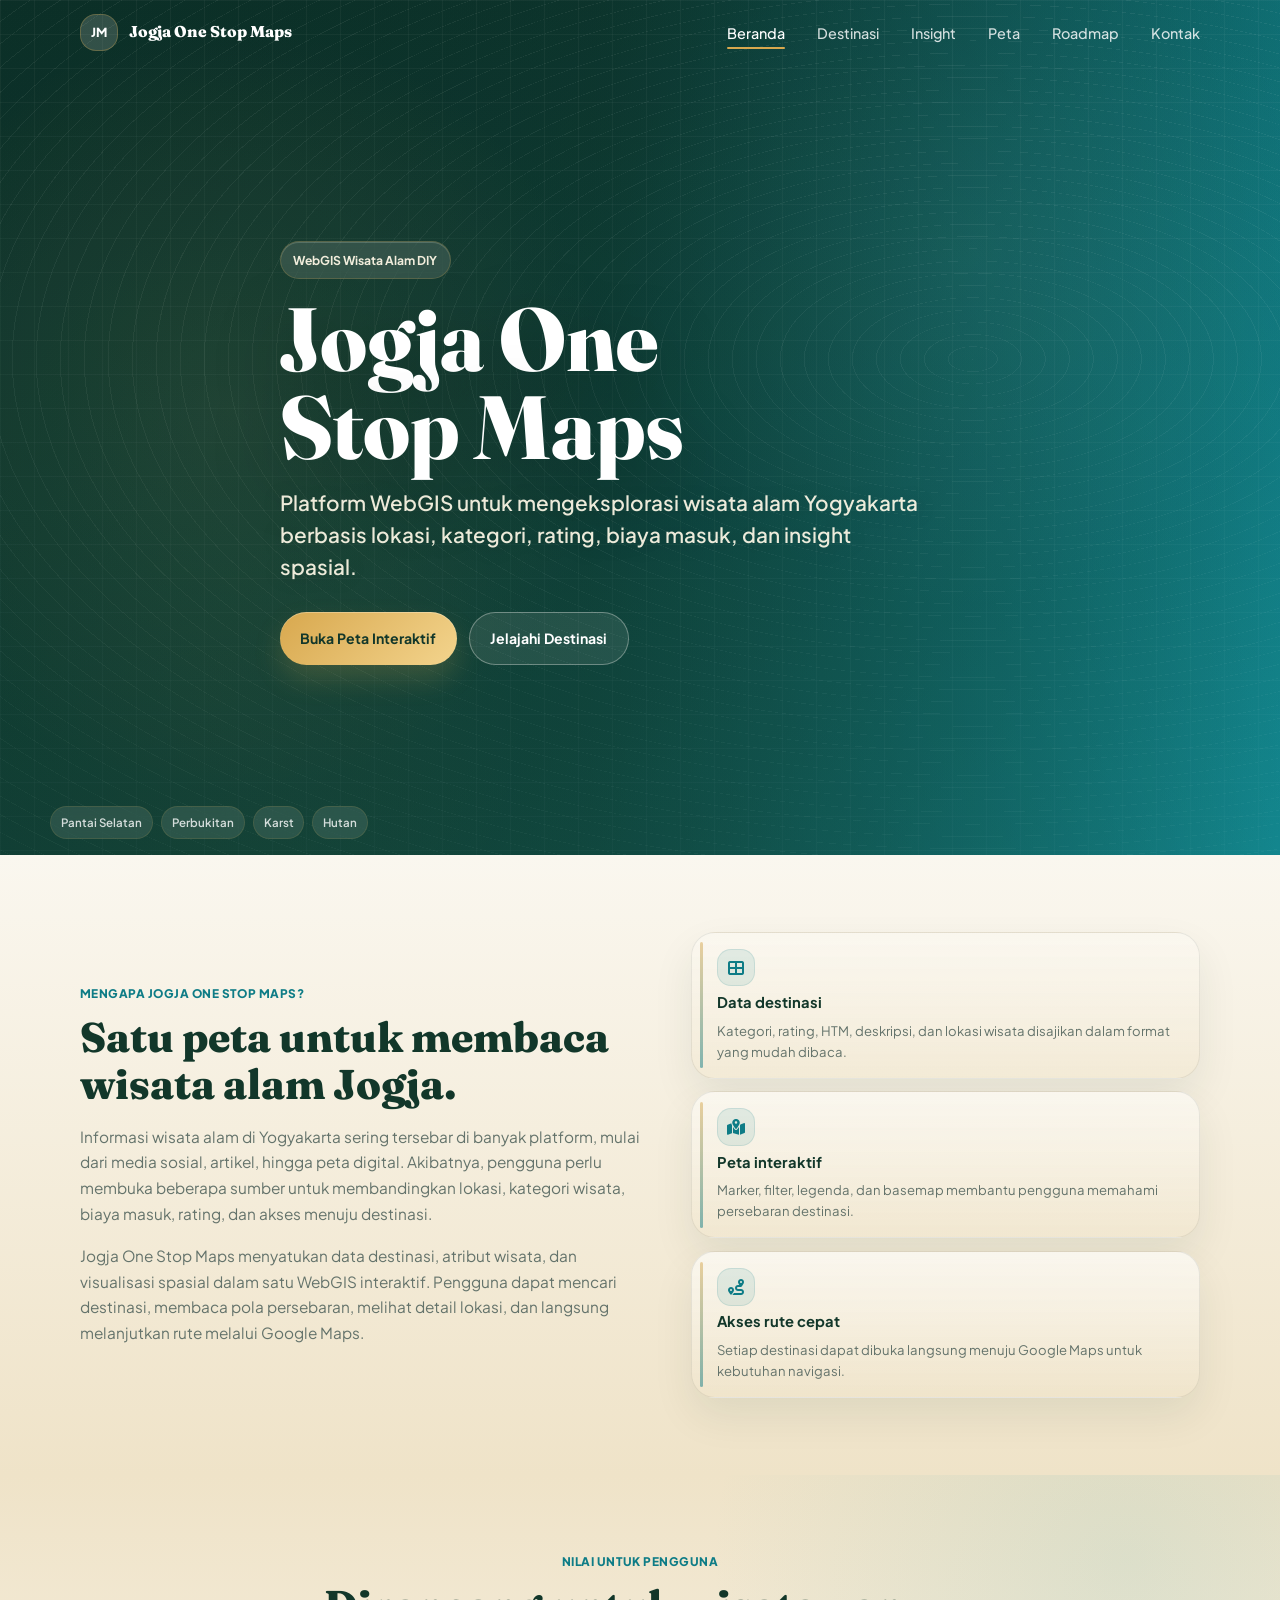
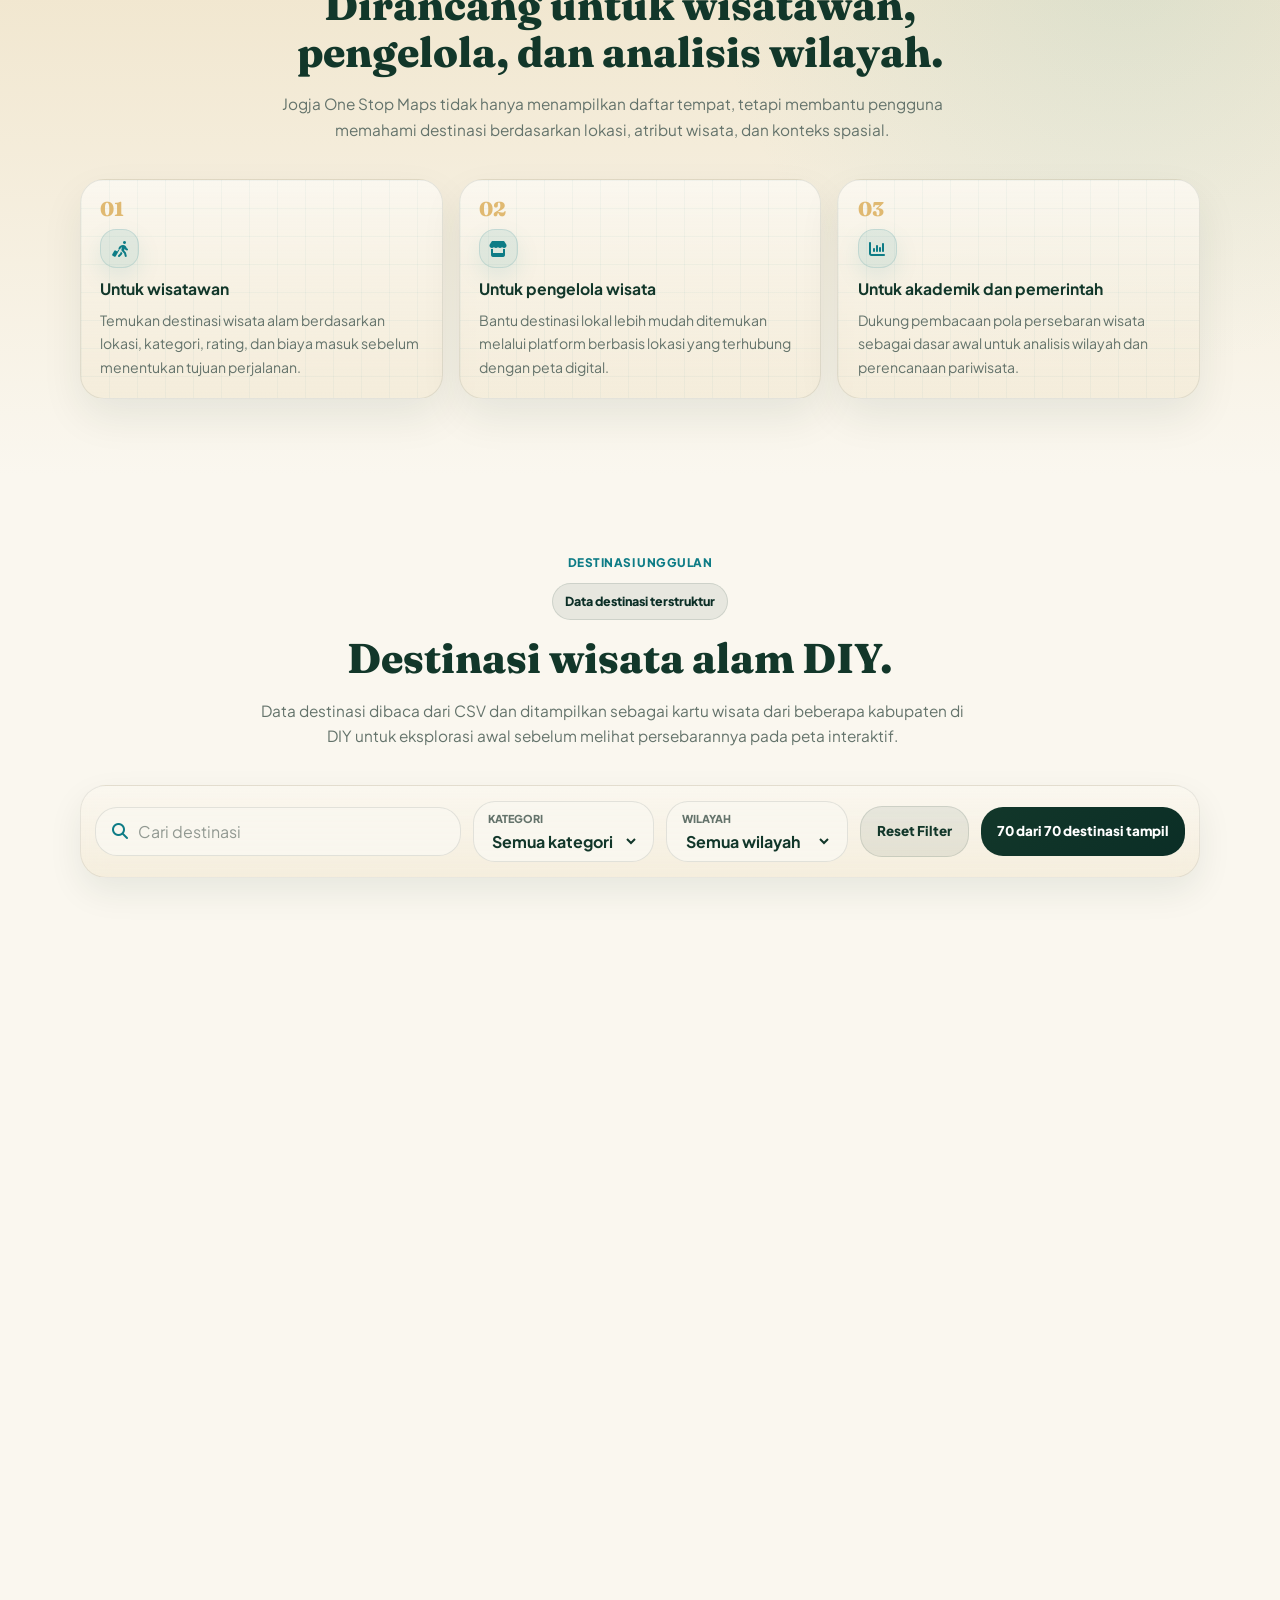
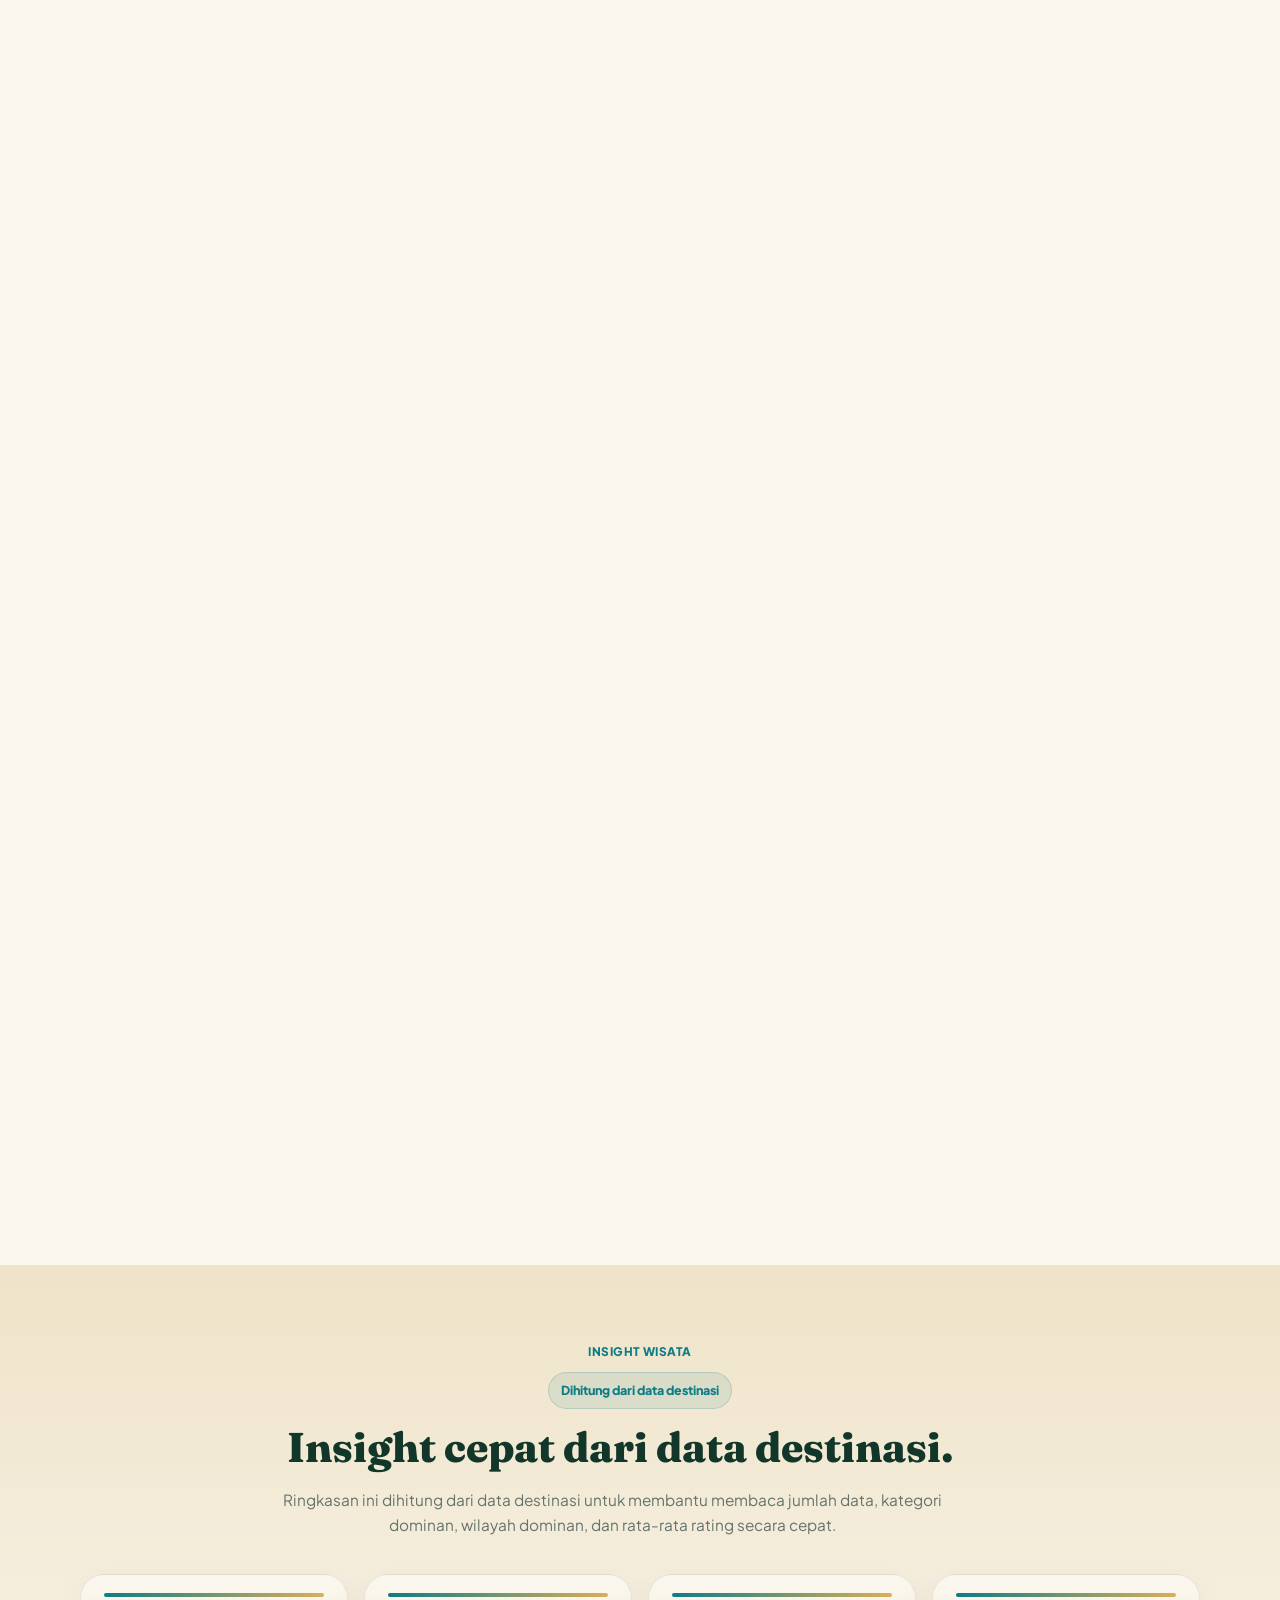
<file: index.html>
<!DOCTYPE html>
<html lang="id">
<head>
  <meta charset="UTF-8">
  <meta name="viewport" content="width=device-width, initial-scale=1.0">
  <meta name="description" content="Jogja One Stop Maps adalah platform WebGIS wisata alam Yogyakarta untuk mengeksplorasi destinasi, kategori wisata, dan insight berbasis lokasi.">
  <meta name="theme-color" content="#0B2E26">
  <meta property="og:title" content="Jogja One Stop Maps">
  <meta property="og:description" content="Platform WebGIS wisata alam Yogyakarta untuk mengeksplorasi destinasi, kategori wisata, dan insight berbasis lokasi.">
  <meta property="og:type" content="website">
  <meta property="og:image" content="https://images.unsplash.com/photo-1507525428034-b723cf961d3e?auto=format&fit=crop&w=1200&q=80">
  <title>Jogja One Stop Maps</title>

  <link rel="preconnect" href="https://fonts.googleapis.com">
  <link rel="preconnect" href="https://fonts.gstatic.com" crossorigin>
  <link href="https://fonts.googleapis.com/css2?family=Fraunces:opsz,wght@9..144,700;9..144,800&family=Plus+Jakarta+Sans:wght@400;500;600;700;800&display=swap" rel="stylesheet">
  <link rel="stylesheet" href="https://cdnjs.cloudflare.com/ajax/libs/font-awesome/6.5.2/css/all.min.css">
  <link rel="stylesheet" href="style.css">
</head>
<body class="landing-page">
  <header class="navbar" id="navbar">
    <nav class="nav-container" aria-label="Main navigation">
      <a href="#home" class="logo" aria-label="Jogja One Stop Maps Home">
        <span class="logo-mark">JM</span>
        <span>Jogja One Stop Maps</span>
      </a>

      <button class="nav-toggle" id="navToggle" type="button" aria-label="Open navigation menu" aria-expanded="false" aria-controls="navMenu">
        <span></span>
        <span></span>
        <span></span>
      </button>

      <ul class="nav-menu" id="navMenu">
        <li><a href="#home" class="nav-link active">Beranda</a></li>
        <li><a href="#destinations" class="nav-link">Destinasi</a></li>
        <li><a href="#insight" class="nav-link">Insight</a></li>
        <li><a href="map.html" class="nav-link">Peta</a></li>
        <li><a href="#roadmap" class="nav-link">Roadmap</a></li>
        <li><a href="#contact" class="nav-link">Kontak</a></li>
      </ul>
    </nav>
  </header>

  <main>
    <section class="hero" id="home" aria-label="Jogja One Stop Maps hero">
      <div class="hero-overlay"></div>
      <div class="container hero-content">
        <p class="hero-badge animate-hero">WebGIS Wisata Alam DIY</p>
        <h1 class="hero-title animate-hero">Jogja One Stop Maps</h1>
        <p class="hero-subtitle animate-hero">Platform WebGIS untuk mengeksplorasi wisata alam Yogyakarta berbasis lokasi, kategori, rating, biaya masuk, dan insight spasial.</p>
        <div class="hero-actions animate-hero" aria-label="Hero actions">
          <a href="map.html" class="btn btn-primary">Buka Peta Interaktif</a>
          <a href="#destinations" class="btn btn-ghost">Jelajahi Destinasi</a>
        </div>
      </div>
      <div class="hero-bottom-note" aria-hidden="true">
        <span>Pantai Selatan</span>
        <span>Perbukitan</span>
        <span>Karst</span>
        <span>Hutan</span>
      </div>
    </section>

    <section class="section intro" id="problem-solution">
      <div class="container intro-layout">
        <div class="section-copy reveal">
          <p class="section-kicker">MENGAPA JOGJA ONE STOP MAPS?</p>
          <h2 class="section-title">Satu peta untuk membaca wisata alam Jogja.</h2>
          <p class="section-lead">
            Informasi wisata alam di Yogyakarta sering tersebar di banyak platform, mulai dari media sosial, artikel, hingga peta digital. Akibatnya, pengguna perlu membuka beberapa sumber untuk membandingkan lokasi, kategori wisata, biaya masuk, rating, dan akses menuju destinasi.
          </p>
          <p>
            Jogja One Stop Maps menyatukan data destinasi, atribut wisata, dan visualisasi spasial dalam satu WebGIS interaktif. Pengguna dapat mencari destinasi, membaca pola persebaran, melihat detail lokasi, dan langsung melanjutkan rute melalui Google Maps.
          </p>
        </div>

        <div class="solution-mini-grid reveal">
          <article class="audience-card solution-card">
            <i class="fa-solid fa-table-cells-large" aria-hidden="true"></i>
            <strong>Data destinasi</strong>
            <p>Kategori, rating, HTM, deskripsi, dan lokasi wisata disajikan dalam format yang mudah dibaca.</p>
          </article>
          <article class="audience-card solution-card">
            <i class="fa-solid fa-map-location-dot" aria-hidden="true"></i>
            <strong>Peta interaktif</strong>
            <p>Marker, filter, legenda, dan basemap membantu pengguna memahami persebaran destinasi.</p>
          </article>
          <article class="audience-card solution-card">
            <i class="fa-solid fa-route" aria-hidden="true"></i>
            <strong>Akses rute cepat</strong>
            <p>Setiap destinasi dapat dibuka langsung menuju Google Maps untuk kebutuhan navigasi.</p>
          </article>
        </div>
      </div>
    </section>

    <section class="section product-value" id="value">
      <div class="container">
        <div class="section-heading reveal">
          <p class="section-kicker">NILAI UNTUK PENGGUNA</p>
          <h2 class="section-title">Dirancang untuk wisatawan, pengelola, dan analisis wilayah.</h2>
          <p class="section-lead">Jogja One Stop Maps tidak hanya menampilkan daftar tempat, tetapi membantu pengguna memahami destinasi berdasarkan lokasi, atribut wisata, dan konteks spasial.</p>
        </div>

        <div class="value-grid value-grid-three">
          <article class="value-card reveal">
            <span class="value-number">01</span>
            <i class="fa-solid fa-person-walking-luggage" aria-hidden="true"></i>
            <h3>Untuk wisatawan</h3>
            <p>Temukan destinasi wisata alam berdasarkan lokasi, kategori, rating, dan biaya masuk sebelum menentukan tujuan perjalanan.</p>
          </article>
          <article class="value-card reveal">
            <span class="value-number">02</span>
            <i class="fa-solid fa-store" aria-hidden="true"></i>
            <h3>Untuk pengelola wisata</h3>
            <p>Bantu destinasi lokal lebih mudah ditemukan melalui platform berbasis lokasi yang terhubung dengan peta digital.</p>
          </article>
          <article class="value-card reveal">
            <span class="value-number">03</span>
            <i class="fa-solid fa-chart-column" aria-hidden="true"></i>
            <h3>Untuk akademik dan pemerintah</h3>
            <p>Dukung pembacaan pola persebaran wisata sebagai dasar awal untuk analisis wilayah dan perencanaan pariwisata.</p>
          </article>
        </div>
      </div>
    </section>

    <section class="section destinations" id="destinations">
      <div class="container">
        <div class="section-heading reveal">
          <p class="section-kicker">DESTINASI UNGGULAN</p>
          <span class="data-status">Data destinasi terstruktur</span>
          <h2 class="section-title">Destinasi wisata alam DIY.</h2>
          <p class="section-lead">Data destinasi dibaca dari CSV dan ditampilkan sebagai kartu wisata dari beberapa kabupaten di DIY untuk eksplorasi awal sebelum melihat persebarannya pada peta interaktif.</p>
        </div>

        <div class="destination-tools reveal">
          <label class="search-field" for="destinationSearch">
            <i class="fa-solid fa-magnifying-glass" aria-hidden="true"></i>
            <input type="search" id="destinationSearch" placeholder="Cari destinasi" autocomplete="off">
          </label>

          <label class="filter-field" for="categoryFilter">
            <span>Kategori</span>
            <select id="categoryFilter">
              <option value="all">Semua kategori</option>
            </select>
          </label>

          <label class="filter-field" for="regionFilter">
            <span>Wilayah</span>
            <select id="regionFilter">
              <option value="all">Semua wilayah</option>
            </select>
          </label>

          <button class="filter-reset" id="resetFilter" type="button">Reset Filter</button>
          <p class="result-count" id="destinationCount">Memuat destinasi...</p>
        </div>

        <div class="destination-grid" id="destinationGrid" aria-live="polite"></div>
        <div class="destination-mobile-actions" id="destinationMobileActions" hidden>
          <button class="destination-load-more" id="destinationLoadMore" type="button">Tampilkan Lebih Banyak</button>
          <a href="map.html" class="destination-mobile-map-link">Lihat Semua di Peta</a>
        </div>
        <p class="empty-state" id="destinationEmpty" hidden>Tidak ada destinasi yang sesuai. Coba ubah kata kunci atau filter.</p>
      </div>
    </section>

    <section class="section insight" id="insight">
      <div class="container">
        <div class="section-heading reveal">
          <p class="section-kicker">INSIGHT WISATA</p>
          <span class="preview-badge">Dihitung dari data destinasi</span>
          <h2 class="section-title">Insight cepat dari data destinasi.</h2>
          <p class="section-lead">Ringkasan ini dihitung dari data destinasi untuk membantu membaca jumlah data, kategori dominan, wilayah dominan, dan rata-rata rating secara cepat.</p>
        </div>

        <div class="insight-grid">
          <article class="insight-card reveal">
            <i class="fa-solid fa-map-location-dot" aria-hidden="true"></i>
            <span>Total Destinasi</span>
            <strong id="totalDestinations">-</strong>
          </article>
          <article class="insight-card reveal">
            <i class="fa-solid fa-layer-group" aria-hidden="true"></i>
            <span>Kategori Dominan</span>
            <strong id="dominantCategory">-</strong>
          </article>
          <article class="insight-card reveal">
            <i class="fa-solid fa-location-dot" aria-hidden="true"></i>
            <span>Wilayah Dominan</span>
            <strong id="topRegion">-</strong>
          </article>
          <article class="insight-card reveal">
            <i class="fa-solid fa-star-half-stroke" aria-hidden="true"></i>
            <span>Rata-rata Rating</span>
            <strong id="averageRating">-</strong>
          </article>
        </div>

        <p class="insight-note reveal">Angka insight dihitung dari data destinasi dan dapat diperluas untuk analisis spasial lanjutan.</p>
      </div>
    </section>

    <section class="section webgis-preview" id="webgis-preview">
      <div class="container preview-layout">
        <div class="section-copy reveal">
          <p class="section-kicker">DASHBOARD PETA INTERAKTIF</p>
          <h2 class="section-title">Peta interaktif untuk eksplorasi berbasis lokasi.</h2>
          <p class="section-lead">
            Gunakan peta untuk memfilter destinasi, melihat marker kategori, membuka detail wisata, membaca legenda, dan melanjutkan rute melalui Google Maps.
          </p>
          <p>
            Dashboard peta dirancang agar pengguna dapat memahami persebaran destinasi secara visual, bukan hanya melalui daftar tempat.
          </p>

          <div class="roadmap-list" aria-label="Fitur dashboard peta">
            <span><i class="fa-solid fa-check" aria-hidden="true"></i> Marker kategori</span>
            <span><i class="fa-solid fa-check" aria-hidden="true"></i> Filter pintar</span>
            <span><i class="fa-solid fa-check" aria-hidden="true"></i> Legenda peta</span>
            <span><i class="fa-solid fa-check" aria-hidden="true"></i> Basemap</span>
            <span><i class="fa-solid fa-check" aria-hidden="true"></i> Google Maps</span>
            <span><i class="fa-solid fa-check" aria-hidden="true"></i> Insight spasial</span>
          </div>
          <a href="map.html" class="btn btn-primary preview-cta">Buka Dashboard Peta</a>
        </div>

        <div class="map-mockup reveal" aria-label="Preview dashboard peta interaktif">
          <div class="mockup-toolbar">
            <span></span>
            <span></span>
            <span></span>
          </div>
          <div class="mockup-grid">
            <span class="fake-route"></span>
            <span class="mock-node node-one"></span>
            <span class="mock-node node-two"></span>
            <span class="mock-node node-three"></span>
            <div class="dashboard-teaser-card">
              <i class="fa-solid fa-map" aria-hidden="true"></i>
              <strong>Dashboard peta interaktif</strong>
              <span>Marker kategori, filter, legenda, dan navigasi lokasi dalam satu pengalaman visual.</span>
            </div>
          </div>
        </div>
      </div>
    </section>

    <section class="section roadmap-section" id="roadmap">
      <div class="container">
        <div class="section-heading reveal">
          <p class="section-kicker">ROADMAP &amp; KEPERCAYAAN DATA</p>
          <h2 class="section-title">Dari data wisata menuju platform geospasial pariwisata.</h2>
          <p class="section-lead">
            Jogja One Stop Maps dirancang sebagai platform WebGIS wisata yang dapat diperluas dengan data lengkap, foto destinasi, validasi koordinat, dan layer spasial tambahan.
          </p>
        </div>

        <div class="roadmap-trust-layout">
          <div class="roadmap-timeline">
            <article class="roadmap-step reveal">
              <span class="roadmap-step-number">01</span>
              <div>
                <h3>Data destinasi &amp; peta interaktif</h3>
                <p>Menampilkan destinasi wisata, atribut dasar, marker kategori, filter, dan tautan Google Maps.</p>
              </div>
            </article>
            <article class="roadmap-step reveal">
              <span class="roadmap-step-number">02</span>
              <div>
                <h3>Perluasan data seluruh DIY</h3>
                <p>Menambahkan destinasi dari kabupaten/kota lain, foto, fasilitas, jam operasional, dan informasi pendukung.</p>
              </div>
            </article>
            <article class="roadmap-step reveal">
              <span class="roadmap-step-number">03</span>
              <div>
                <h3>Layer spasial dan database geografi</h3>
                <p>Mengintegrasikan GeoJSON, batas administrasi, jaringan jalan, dan database spasial seperti PostgreSQL/PostGIS.</p>
              </div>
            </article>
            <article class="roadmap-step reveal">
              <span class="roadmap-step-number">04</span>
              <div>
                <h3>Analytics dan kemitraan wisata</h3>
                <p>Mengembangkan insight pengguna, promosi UMKM sekitar wisata, rekomendasi rute, dan peluang kerja sama destinasi.</p>
              </div>
            </article>
          </div>

          <div class="trust-feature-grid">
            <article class="model-card trust-feature-card reveal">
              <i class="fa-solid fa-circle-check" aria-hidden="true"></i>
              <h3>Validasi data</h3>
              <p>Data dapat diperbarui dan divalidasi dari sumber resmi, pengelola wisata, atau survei lapangan.</p>
            </article>
            <article class="model-card trust-feature-card reveal">
              <i class="fa-solid fa-globe" aria-hidden="true"></i>
              <h3>Sistem koordinat</h3>
              <p>Data lokasi menggunakan WGS 84 / EPSG:4326 agar kompatibel dengan WebGIS dan peta digital.</p>
            </article>
            <article class="model-card trust-feature-card reveal">
              <i class="fa-solid fa-layer-group" aria-hidden="true"></i>
              <h3>Pengembangan bertahap</h3>
              <p>Struktur data dapat diperluas menuju dashboard admin, analytics, dan integrasi layer spasial.</p>
            </article>
            <article class="model-card trust-feature-card reveal">
              <i class="fa-solid fa-map-location-dot" aria-hidden="true"></i>
              <h3>Mengapa WebGIS?</h3>
              <p>WebGIS membantu menyajikan informasi wisata dalam bentuk peta sehingga hubungan antara lokasi, kategori, akses, dan konteks wilayah lebih mudah dipahami.</p>
            </article>
          </div>
        </div>
      </div>
    </section>
  </main>

  <div class="destination-modal" id="destinationModal" hidden>
    <div class="modal-backdrop" data-modal-close></div>
    <section class="destination-modal-card" role="dialog" aria-modal="true" aria-labelledby="modalTitle" tabindex="-1">
      <button class="modal-close" type="button" aria-label="Tutup detail destinasi" data-modal-close>
        <i class="fa-solid fa-xmark" aria-hidden="true"></i>
      </button>
      <div class="modal-content" id="modalContent"></div>
    </section>
  </div>

  <div class="copy-toast" id="copyToast" role="status" aria-live="polite">Koordinat berhasil disalin</div>

  <footer class="footer" id="contact">
    <div class="container footer-layout">
      <div>
        <a href="#home" class="footer-logo">Jogja One Stop Maps</a>
        <p>Visualisasi geospasial untuk eksplorasi wisata alam Yogyakarta.</p>
      </div>

      <div class="footer-info">
        <p>Teknik Geomatika UPN "Veteran" Yogyakarta</p>
        <p>Tahun 2026</p>
      </div>
    </div>
  </footer>

  <script src="script.js"></script>
</body>
</html>
</file>
<file: style.css>
:root {
  --deep-forest: #0b2e26;
  --forest: #12372a;
  --forest-soft: #0b2e26;
  --leaf: #5fb3b3;
  --sea: #0e7c86;
  --soft-sea: #5fb3b3;
  --cream: #efe3c8;
  --paper: #faf7ef;
  --warm-paper: #faf7ef;
  --sand: #d8a84e;
  --gold: #d8a84e;
  --coral: #e9856d;
  --ink: #10231d;
  --muted: #64736b;
  --line: rgba(16, 35, 29, 0.12);
  --white: #ffffff;
  --shadow: 0 32px 90px rgba(11, 46, 38, 0.16);
  --shadow-soft: 0 20px 48px rgba(11, 46, 38, 0.1);
  --shadow-hover: 0 34px 84px rgba(11, 46, 38, 0.18);
  --radius: 22px;
  --radius-sm: 16px;
  --radius-lg: 28px;
  --section-space: clamp(5rem, 8vw, 8rem);
  --font-heading: "Fraunces", Georgia, serif;
  --font-body: "Plus Jakarta Sans", system-ui, -apple-system, BlinkMacSystemFont, "Segoe UI", sans-serif;
}

* {
  box-sizing: border-box;
  margin: 0;
  padding: 0;
}

html {
  scroll-behavior: smooth;
  overflow-x: hidden;
}

body {
  background:
    radial-gradient(circle at top left, rgba(216, 168, 78, 0.14), transparent 32rem),
    radial-gradient(circle at bottom right, rgba(95, 179, 179, 0.1), transparent 30rem),
    linear-gradient(rgba(14, 124, 134, 0.025) 1px, transparent 1px),
    linear-gradient(90deg, rgba(14, 124, 134, 0.025) 1px, transparent 1px),
    var(--paper);
  background-size: auto, auto, 54px 54px, 54px 54px, auto;
  color: var(--ink);
  font-family: var(--font-body);
  line-height: 1.7;
  overflow-x: hidden;
  width: 100%;
}

body.menu-open {
  overflow: hidden;
}

body.modal-open {
  overflow: hidden;
}

img {
  display: block;
  max-width: 100%;
}

a {
  color: inherit;
  text-decoration: none;
}

button,
input,
textarea,
select {
  font: inherit;
}

::selection {
  background: var(--sand);
  color: var(--forest);
}

.container {
  margin: 0 auto;
  max-width: 1180px;
  padding: 0 1.25rem;
  width: 100%;
}

.navbar {
  left: 0;
  padding: 1rem 0;
  position: fixed;
  top: 0;
  transition: background 0.3s ease, box-shadow 0.3s ease, padding 0.3s ease, border-color 0.3s ease;
  width: 100%;
  z-index: 1000;
}

.navbar.scrolled,
.navbar.menu-active {
  background: rgba(250, 247, 239, 0.88);
  border-bottom: 1px solid rgba(11, 46, 38, 0.08);
  box-shadow: 0 18px 48px rgba(11, 46, 38, 0.1);
  padding: 0.75rem 0;
  backdrop-filter: blur(18px);
}

.nav-container {
  align-items: center;
  display: flex;
  justify-content: space-between;
  margin: 0 auto;
  max-width: 1180px;
  padding: 0 1.25rem;
  width: 100%;
}

.logo {
  align-items: center;
  color: var(--white);
  display: inline-flex;
  font-size: 0.98rem;
  font-weight: 800;
  gap: 0.7rem;
  transition: color 0.3s ease;
  white-space: nowrap;
}

.logo span:last-child,
.footer-logo,
.map-brand-copy strong {
  font-family: var(--font-heading);
  letter-spacing: 0;
}

.logo-mark {
  align-items: center;
  background: rgba(250, 247, 239, 0.16);
  border: 1px solid rgba(216, 168, 78, 0.3);
  border-radius: var(--radius-sm);
  color: var(--white);
  display: inline-flex;
  font-size: 0.78rem;
  height: 2.35rem;
  justify-content: center;
  transition: background 0.3s ease, border-color 0.3s ease, color 0.3s ease;
  width: 2.35rem;
}

.navbar.scrolled .logo,
.navbar.menu-active .logo {
  color: var(--forest);
}

.navbar.scrolled .logo-mark,
.navbar.menu-active .logo-mark {
  background: linear-gradient(135deg, var(--forest), var(--sea));
  border-color: rgba(14, 124, 134, 0.24);
  color: var(--cream);
}

.nav-menu {
  align-items: center;
  display: flex;
  gap: 2rem;
  list-style: none;
}

.nav-link {
  color: rgba(255, 255, 255, 0.82);
  font-size: 0.9rem;
  font-weight: 500;
  position: relative;
  transition: color 0.3s ease;
}

.nav-link::after {
  background: var(--sand);
  border-radius: 999px;
  bottom: -0.45rem;
  content: "";
  height: 2px;
  left: 0;
  position: absolute;
  transform: scaleX(0);
  transform-origin: left;
  transition: transform 0.25s ease;
  width: 100%;
}

.nav-link:hover,
.nav-link.active {
  color: var(--white);
}

.nav-link:hover::after,
.nav-link.active::after {
  transform: scaleX(1);
}

.navbar.scrolled .nav-link,
.navbar.menu-active .nav-link {
  color: rgba(19, 35, 28, 0.72);
}

.navbar.scrolled .nav-link:hover,
.navbar.scrolled .nav-link.active,
.navbar.menu-active .nav-link:hover,
.navbar.menu-active .nav-link.active {
  color: var(--forest);
}

.navbar.scrolled .nav-link::after,
.navbar.menu-active .nav-link::after {
  background: var(--sea);
}

.nav-toggle {
  align-items: center;
  background: rgba(255, 255, 255, 0.14);
  border: 1px solid rgba(255, 255, 255, 0.32);
  border-radius: var(--radius-sm);
  cursor: pointer;
  display: none;
  flex-direction: column;
  gap: 0.28rem;
  height: 2.7rem;
  justify-content: center;
  transition: background 0.3s ease, border-color 0.3s ease;
  width: 2.7rem;
}

.nav-toggle span {
  background: var(--white);
  border-radius: 999px;
  display: block;
  height: 2px;
  transition: transform 0.3s ease, opacity 0.3s ease, background 0.3s ease;
  width: 1.15rem;
}

.navbar.scrolled .nav-toggle,
.navbar.menu-active .nav-toggle {
  background: rgba(18, 55, 42, 0.08);
  border-color: rgba(18, 55, 42, 0.12);
}

.navbar.scrolled .nav-toggle span,
.navbar.menu-active .nav-toggle span {
  background: var(--forest);
}

.nav-toggle.is-open span:nth-child(1) {
  transform: translateY(6px) rotate(45deg);
}

.nav-toggle.is-open span:nth-child(2) {
  opacity: 0;
}

.nav-toggle.is-open span:nth-child(3) {
  transform: translateY(-6px) rotate(-45deg);
}

.hero {
  align-items: center;
  background:
    linear-gradient(90deg, rgba(11, 46, 38, 0.94), rgba(11, 46, 38, 0.62) 48%, rgba(14, 124, 134, 0.28)),
    linear-gradient(135deg, var(--forest), var(--sea));
  display: flex;
  min-height: 100vh;
  min-height: 100svh;
  overflow: hidden;
  padding: 8.5rem 0 5.5rem;
  position: relative;
}

.hero::before {
  background-image: url("https://images.unsplash.com/photo-1507525428034-b723cf961d3e?auto=format&fit=crop&w=1800&q=85");
  background-position: center 58%;
  background-size: cover;
  content: "";
  inset: 0;
  position: absolute;
  transform: scale(1.04);
  z-index: 0;
}

.hero::after {
  background:
    linear-gradient(180deg, rgba(11, 46, 38, 0), rgba(11, 46, 38, 0.52)),
    radial-gradient(circle at 18% 50%, rgba(216, 168, 78, 0.15), transparent 28rem),
    repeating-radial-gradient(ellipse at 76% 42%, rgba(250, 247, 239, 0.08) 0 1px, transparent 1px 28px),
    repeating-linear-gradient(115deg, rgba(250, 247, 239, 0.055) 0 1px, transparent 1px 36px);
  content: "";
  inset: 0;
  mix-blend-mode: screen;
  opacity: 0.9;
  position: absolute;
  z-index: 1;
}

.hero-overlay {
  background:
    linear-gradient(90deg, rgba(11, 46, 38, 0.88), rgba(11, 46, 38, 0.5) 54%, rgba(14, 124, 134, 0.2)),
    radial-gradient(circle at 72% 34%, rgba(95, 179, 179, 0.24), transparent 25rem),
    radial-gradient(circle at 16% 78%, rgba(216, 168, 78, 0.18), transparent 22rem);
  inset: 0;
  position: absolute;
  z-index: 1;
}

.hero-content {
  color: var(--white);
  max-width: 1200px;
  position: relative;
  z-index: 3;
}

.hero-badge {
  align-items: center;
  background: rgba(250, 247, 239, 0.14);
  border: 1px solid rgba(216, 168, 78, 0.34);
  border-radius: 999px;
  color: rgba(255, 248, 231, 0.94);
  display: inline-flex;
  font-size: 0.82rem;
  font-weight: 700;
  padding: 0.55rem 0.85rem;
  width: fit-content;
  backdrop-filter: blur(12px);
  box-shadow: inset 0 1px 0 rgba(250, 247, 239, 0.18);
}

.hero-title {
  font-family: var(--font-heading);
  font-size: clamp(3.25rem, 8vw, 7rem);
  font-weight: 800;
  letter-spacing: 0;
  line-height: 0.96;
  margin: 1.15rem 0 1.2rem;
  max-width: 920px;
  text-shadow: 0 18px 70px rgba(0, 0, 0, 0.34);
  text-wrap: balance;
}

.hero-subtitle {
  color: rgba(255, 248, 231, 0.92);
  font-size: clamp(1.08rem, 2vw, 1.5rem);
  font-weight: 600;
  line-height: 1.45;
  max-width: 780px;
  text-shadow: 0 2px 22px rgba(0, 0, 0, 0.24);
}

.hero-actions {
  display: flex;
  flex-wrap: wrap;
  gap: 0.85rem;
  margin-top: 2.25rem;
}

.btn {
  align-items: center;
  border-radius: 999px;
  display: inline-flex;
  font-size: 0.92rem;
  font-weight: 700;
  justify-content: center;
  min-height: 3.25rem;
  padding: 0.9rem 1.45rem;
  transition: transform 0.25s ease, box-shadow 0.25s ease, background 0.25s ease, color 0.25s ease, border-color 0.25s ease;
}

.btn:hover {
  transform: translateY(-2px);
}

.btn-primary {
  background: linear-gradient(135deg, var(--gold), #f3d48d);
  color: var(--forest);
  box-shadow: 0 18px 42px rgba(216, 168, 78, 0.28), inset 0 1px 0 rgba(255, 255, 255, 0.34);
}

.btn-primary:hover {
  background: linear-gradient(135deg, #f4d68e, var(--cream));
}

.btn-ghost {
  background: rgba(250, 247, 239, 0.08);
  border: 1px solid rgba(250, 247, 239, 0.34);
  color: var(--white);
  backdrop-filter: blur(12px);
}

.btn-ghost:hover {
  background: rgba(255, 255, 255, 0.14);
  border-color: rgba(255, 255, 255, 0.68);
}

.hero-bottom-note {
  align-items: center;
  bottom: 1.25rem;
  color: rgba(255, 255, 255, 0.72);
  display: flex;
  flex-wrap: wrap;
  font-size: 0.78rem;
  font-weight: 600;
  gap: 0.65rem;
  left: 50%;
  position: absolute;
  transform: translateX(-50%);
  width: min(1180px, calc(100% - 2.5rem));
  z-index: 3;
}

.hero-bottom-note span {
  background: rgba(250, 247, 239, 0.08);
  border: 1px solid rgba(216, 168, 78, 0.2);
  border-radius: 999px;
  padding: 0.42rem 0.7rem;
  backdrop-filter: blur(10px);
}

.animate-hero {
  animation: heroSlideUp 0.85s ease forwards;
  opacity: 0;
  transform: translateY(24px);
}

.animate-hero:nth-child(2) {
  animation-delay: 0.12s;
}

.animate-hero:nth-child(3) {
  animation-delay: 0.22s;
}

.animate-hero:nth-child(4) {
  animation-delay: 0.32s;
}

.animate-hero:nth-child(5) {
  animation-delay: 0.42s;
}

@keyframes heroSlideUp {
  to {
    opacity: 1;
    transform: translateY(0);
  }
}

.section {
  padding: var(--section-space) 0;
}

.section-kicker {
  color: var(--sea);
  font-size: 0.78rem;
  font-weight: 800;
  letter-spacing: 0;
  margin-bottom: 0.8rem;
  text-transform: uppercase;
}

.section-title {
  color: var(--forest);
  font-family: var(--font-heading);
  font-size: clamp(2rem, 4vw, 3.2rem);
  font-weight: 800;
  letter-spacing: 0;
  line-height: 1.14;
  max-width: 860px;
  text-wrap: balance;
}

.section-lead {
  color: var(--muted);
  font-size: 1.02rem;
  margin-top: 1rem;
  max-width: 780px;
}

.section-heading {
  margin: 0 auto 3rem;
  max-width: 860px;
  text-align: center;
}

.section-copy p:not(.section-kicker, .section-lead) {
  color: var(--muted);
  margin-top: 1rem;
}

.intro {
  background: linear-gradient(180deg, var(--paper), var(--cream));
}

.intro-layout,
.preview-layout {
  align-items: center;
  display: grid;
  gap: clamp(2.25rem, 5vw, 4.75rem);
  grid-template-columns: minmax(0, 1fr) minmax(320px, 0.9fr);
}

.solution-mini-grid {
  display: grid;
  gap: 0.9rem;
}

.highlight-list {
  display: grid;
  gap: 1rem;
  margin-top: 1.9rem;
}

.audience-grid {
  display: grid;
  gap: 0.85rem;
  grid-template-columns: repeat(3, minmax(0, 1fr));
  margin-top: 1.3rem;
}

.audience-card {
  background:
    linear-gradient(180deg, rgba(250, 247, 239, 0.96), rgba(239, 227, 200, 0.44));
  border: 1px solid rgba(16, 35, 29, 0.08);
  border-radius: 20px;
  box-shadow: 0 16px 36px rgba(11, 46, 38, 0.07);
  display: grid;
  gap: 0.45rem;
  padding: 1rem 1rem 1rem 1.05rem;
  position: relative;
}

.audience-card::before {
  background: linear-gradient(180deg, var(--gold), var(--sea));
  border-radius: 999px;
  content: "";
  height: calc(100% - 1.2rem);
  left: 0.55rem;
  opacity: 0.5;
  position: absolute;
  top: 0.6rem;
  width: 3px;
}

.audience-card strong {
  color: var(--forest);
  font-size: 0.88rem;
  line-height: 1.35;
  padding-left: 0.55rem;
}

.audience-card p {
  color: var(--muted);
  font-size: 0.82rem;
  line-height: 1.6;
  margin-top: 0;
  padding-left: 0.55rem;
}

.audience-card i {
  align-items: center;
  background: rgba(14, 124, 134, 0.1);
  border: 1px solid rgba(14, 124, 134, 0.12);
  border-radius: 14px;
  color: var(--sea);
  display: inline-flex;
  height: 2.2rem;
  justify-content: center;
  margin-left: 0.55rem;
  width: 2.2rem;
}

.highlight-item {
  align-items: center;
  background: rgba(250, 247, 239, 0.76);
  border: 1px solid rgba(16, 35, 29, 0.08);
  border-radius: var(--radius);
  box-shadow: 0 12px 34px rgba(11, 46, 38, 0.06);
  color: var(--forest);
  display: flex;
  font-weight: 700;
  gap: 0.85rem;
  padding: 1rem 1.1rem;
  backdrop-filter: blur(12px);
}

.highlight-item i {
  align-items: center;
  background: rgba(14, 124, 134, 0.12);
  border-radius: var(--radius-sm);
  color: var(--sea);
  display: inline-flex;
  height: 2.3rem;
  justify-content: center;
  width: 2.3rem;
}

.intro-visual {
  aspect-ratio: 4 / 5;
  background: linear-gradient(135deg, var(--forest), var(--sea));
  border-radius: var(--radius-lg);
  box-shadow: var(--shadow), 0 0 0 1px rgba(216, 168, 78, 0.1);
  min-height: 440px;
  overflow: hidden;
  position: relative;
}

.intro-visual::after {
  background:
    linear-gradient(180deg, rgba(18, 55, 42, 0.02), rgba(18, 55, 42, 0.54)),
    repeating-linear-gradient(120deg, rgba(250, 247, 239, 0.08) 0 1px, transparent 1px 30px);
  content: "";
  inset: 0;
  position: absolute;
}

.intro-visual img {
  height: 100%;
  object-fit: cover;
  width: 100%;
}

.visual-label {
  background: rgba(250, 247, 239, 0.9);
  border: 1px solid rgba(255, 255, 255, 0.72);
  border-radius: var(--radius);
  box-shadow: 0 20px 46px rgba(0, 0, 0, 0.14);
  color: var(--forest);
  display: grid;
  gap: 0.1rem;
  padding: 0.95rem 1rem;
  position: absolute;
  z-index: 2;
}

.visual-label strong {
  font-size: 1.1rem;
  line-height: 1.1;
}

.visual-label span {
  color: var(--muted);
  font-size: 0.78rem;
}

.label-top {
  left: 1.15rem;
  right: 1.15rem;
  top: 1.15rem;
}

.label-bottom {
  bottom: 1.15rem;
  right: 1.15rem;
  width: min(220px, calc(100% - 2rem));
}

.product-value {
  background:
    radial-gradient(circle at 88% 14%, rgba(95, 179, 179, 0.14), transparent 26rem),
    linear-gradient(180deg, var(--cream), var(--paper));
}

.value-grid {
  display: grid;
  gap: 1.1rem;
  grid-template-columns: repeat(4, minmax(0, 1fr));
}

.value-grid-three {
  grid-template-columns: repeat(3, minmax(0, 1fr));
}

.value-card,
.model-card,
.trust-card,
.roadmap-step {
  background:
    linear-gradient(180deg, rgba(250, 247, 239, 0.98), rgba(239, 227, 200, 0.42));
  border: 1px solid rgba(16, 35, 29, 0.09);
  border-radius: var(--radius);
  box-shadow: var(--shadow-soft);
}

.value-card {
  display: grid;
  gap: 0.75rem;
  min-height: 100%;
  overflow: hidden;
  padding: 1.35rem;
  position: relative;
  transition: transform 0.25s ease, box-shadow 0.25s ease, border-color 0.25s ease;
}

.value-card:hover,
.model-card:hover,
.roadmap-step:hover {
  border-color: rgba(14, 124, 134, 0.2);
  box-shadow: var(--shadow-hover);
  transform: translateY(-4px);
}

.value-card::after {
  background:
    linear-gradient(rgba(14, 124, 134, 0.07) 1px, transparent 1px),
    linear-gradient(90deg, rgba(14, 124, 134, 0.07) 1px, transparent 1px);
  background-size: 28px 28px;
  content: "";
  inset: 0;
  opacity: 0.55;
  pointer-events: none;
  position: absolute;
}

.value-card > * {
  position: relative;
  z-index: 1;
}

.value-number {
  color: rgba(216, 168, 78, 0.78);
  font-family: var(--font-heading);
  font-size: 1.25rem;
  font-weight: 800;
  line-height: 1;
}

.value-card i,
.model-card i {
  align-items: center;
  background: rgba(14, 124, 134, 0.1);
  border: 1px solid rgba(14, 124, 134, 0.14);
  border-radius: var(--radius-sm);
  color: var(--sea);
  display: inline-flex;
  height: 2.65rem;
  justify-content: center;
  width: 2.65rem;
  box-shadow: 0 10px 24px rgba(14, 124, 134, 0.1);
}

.value-card h3,
.model-card h3,
.roadmap-step h3 {
  color: var(--forest);
  font-size: 1rem;
  line-height: 1.35;
}

.value-card p,
.model-card p,
.roadmap-step p {
  color: var(--muted);
  font-size: 0.9rem;
  line-height: 1.7;
}

.destinations {
  background: var(--paper);
}

.destination-grid {
  display: grid;
  gap: 1.65rem;
  grid-template-columns: repeat(3, minmax(0, 1fr));
  transition: opacity 0.18s ease, transform 0.18s ease;
}

.destination-grid.is-updating {
  opacity: 0.45;
  transform: translateY(6px);
}

.destination-tools {
  align-items: end;
  background:
    linear-gradient(180deg, rgba(250, 247, 239, 0.94), rgba(239, 227, 200, 0.46));
  border: 1px solid rgba(16, 35, 29, 0.08);
  border-radius: var(--radius-lg);
  box-shadow: var(--shadow-soft);
  display: grid;
  gap: 0.85rem;
  grid-template-columns: minmax(260px, 1.25fr) minmax(150px, 0.62fr) minmax(150px, 0.62fr) auto auto;
  margin-bottom: 1.8rem;
  padding: 1.05rem;
  backdrop-filter: blur(14px);
}

.search-field,
.filter-field {
  background: rgba(250, 247, 239, 0.88);
  border: 1px solid rgba(16, 35, 29, 0.1);
  border-radius: var(--radius);
  color: var(--forest);
  display: grid;
  min-width: 0;
  min-height: 3.35rem;
  transition: border-color 0.25s ease, box-shadow 0.25s ease;
}

.search-field {
  align-items: center;
  gap: 0.6rem;
  grid-template-columns: auto 1fr;
  padding: 0 1rem;
}

.filter-field {
  gap: 0.1rem;
  justify-content: stretch;
  padding: 0.52rem 0.9rem;
}

.search-field:focus-within,
.filter-field:focus-within {
  border-color: rgba(15, 138, 165, 0.38);
  box-shadow: 0 0 0 4px rgba(15, 138, 165, 0.08);
}

.search-field i {
  color: var(--sea);
}

.search-field input,
.filter-field select {
  background: transparent;
  border: 0;
  color: var(--forest);
  min-width: 0;
  outline: 0;
  width: 100%;
}

.search-field input::placeholder {
  color: rgba(105, 116, 109, 0.72);
}

.filter-field span {
  color: var(--muted);
  font-size: 0.68rem;
  font-weight: 800;
  text-transform: uppercase;
}

.filter-field select {
  cursor: pointer;
  font-weight: 700;
}

.filter-reset {
  background: rgba(18, 55, 42, 0.08);
  border: 1px solid rgba(18, 55, 42, 0.12);
  border-radius: var(--radius);
  color: var(--forest);
  cursor: pointer;
  font-size: 0.84rem;
  font-weight: 800;
  min-height: 3.35rem;
  min-width: 0;
  padding: 0.8rem 1rem;
  transition: background 0.25s ease, color 0.25s ease, transform 0.25s ease, border-color 0.25s ease;
  white-space: nowrap;
}

.filter-reset:hover {
  background: var(--forest);
  border-color: var(--forest);
  color: var(--white);
  transform: translateY(-2px);
}

.result-count {
  align-items: center;
  background: linear-gradient(135deg, var(--forest), var(--forest-soft));
  border-radius: var(--radius);
  color: var(--white);
  display: inline-flex;
  font-size: 0.84rem;
  font-weight: 800;
  justify-content: center;
  min-height: 3.35rem;
  min-width: 0;
  padding: 0.8rem 1rem;
  text-align: center;
  white-space: nowrap;
}

.destination-card,
.category-card,
.insight-card {
  background:
    linear-gradient(180deg, rgba(250, 247, 239, 0.98), rgba(250, 247, 239, 0.9));
  border: 1px solid rgba(16, 35, 29, 0.08);
  border-radius: 26px;
  box-shadow: var(--shadow-soft);
  overflow: hidden;
  transition: transform 0.25s ease, box-shadow 0.25s ease, border-color 0.25s ease;
}

.destination-card {
  display: flex;
  flex-direction: column;
  min-height: 100%;
}

.destination-card:hover,
.category-card:hover,
.insight-card:hover {
  border-color: rgba(14, 124, 134, 0.25);
  box-shadow: var(--shadow-hover);
  transform: translateY(-5px);
}

.card-media {
  aspect-ratio: 16 / 11.5;
  background:
    radial-gradient(circle at 20% 20%, rgba(216, 168, 78, 0.26), transparent 14rem),
    linear-gradient(135deg, rgba(11, 46, 38, 0.94), rgba(14, 124, 134, 0.78));
  border-radius: 20px;
  margin: 0.7rem 0.7rem 0;
  overflow: hidden;
  position: relative;
}

.card-media::after {
  background: linear-gradient(180deg, rgba(9, 23, 18, 0), rgba(9, 23, 18, 0.3));
  content: "";
  inset: 0;
  pointer-events: none;
  position: absolute;
  z-index: 3;
}

.card-media img {
  height: 100%;
  object-fit: cover;
  opacity: 0;
  transition: transform 0.45s ease, opacity 0.25s ease;
  width: 100%;
  position: relative;
  z-index: 2;
}

.card-media.image-loaded img {
  opacity: 1;
}

.destination-card:hover .card-media img {
  transform: scale(1.045);
}

.card-body {
  display: flex;
  flex: 1;
  flex-direction: column;
  padding: 1.2rem 1.35rem 1.35rem;
}

.card-topline {
  align-items: center;
  display: flex;
  justify-content: space-between;
  gap: 0.7rem;
  margin-bottom: 0.85rem;
}

.category-chip {
  background: rgba(14, 124, 134, 0.1);
  border: 1px solid rgba(14, 124, 134, 0.12);
  border-radius: 999px;
  color: var(--sea);
  font-size: 0.72rem;
  font-weight: 800;
  padding: 0.35rem 0.68rem;
}

.rating {
  align-items: center;
  background: rgba(216, 168, 78, 0.18);
  border: 1px solid rgba(216, 168, 78, 0.16);
  border-radius: 999px;
  color: #7c5b10;
  display: inline-flex;
  font-size: 0.82rem;
  font-weight: 800;
  gap: 0.25rem;
  padding: 0.35rem 0.62rem;
}

.card-body h3 {
  color: var(--forest);
  font-family: var(--font-heading);
  font-size: 1.42rem;
  letter-spacing: 0;
  line-height: 1.3;
  margin-bottom: 0.45rem;
  text-wrap: balance;
}

.card-meta {
  align-items: center;
  color: var(--sea);
  display: inline-flex;
  font-size: 0.86rem;
  font-weight: 700;
  gap: 0.35rem;
  margin: 0 0 0.7rem;
}

.card-detail-row {
  display: flex;
  flex-wrap: wrap;
  gap: 0.5rem;
  margin: 0.1rem 0 0.8rem;
}

.detail-pill {
  align-items: center;
  background: rgba(14, 124, 134, 0.08);
  border: 1px solid rgba(14, 124, 134, 0.1);
  border-radius: 999px;
  color: var(--forest-soft);
  display: inline-flex;
  font-size: 0.78rem;
  font-weight: 800;
  gap: 0.35rem;
  padding: 0.38rem 0.62rem;
}

.card-description {
  color: var(--muted);
  font-size: 0.94rem;
  display: -webkit-box;
  -webkit-box-orient: vertical;
  -webkit-line-clamp: 2;
  line-clamp: 2;
  margin-bottom: 1rem;
  overflow: hidden;
}

.card-actions {
  display: flex;
  flex-wrap: wrap;
  gap: 0.65rem;
  margin-top: auto;
}

.card-action {
  align-items: center;
  background: rgba(18, 55, 42, 0.08);
  border: 1px solid rgba(18, 55, 42, 0.12);
  border-radius: 999px;
  color: var(--forest);
  cursor: pointer;
  display: inline-flex;
  font-size: 0.82rem;
  font-weight: 800;
  gap: 0.45rem;
  justify-content: center;
  min-height: 2.75rem;
  padding: 0.64rem 0.86rem;
  transition: background 0.25s ease, color 0.25s ease, transform 0.25s ease, border-color 0.25s ease;
}

.card-action:hover {
  background: var(--forest);
  border-color: var(--forest);
  color: var(--white);
  transform: translateY(-2px);
}

.card-action-secondary {
  background: rgba(15, 138, 165, 0.09);
  border-color: rgba(15, 138, 165, 0.15);
  color: var(--forest);
}

.image-placeholder {
  align-items: center;
  color: rgba(255, 255, 255, 0.9);
  display: grid;
  gap: 0.55rem;
  inset: 0;
  justify-items: center;
  padding: 1.3rem;
  position: absolute;
  text-align: center;
  z-index: 1;
}

.card-media.image-missing,
.modal-media.modal-image-missing {
  isolation: isolate;
}

.card-media.image-missing::before,
.modal-media.modal-image-missing::before {
  background:
    repeating-radial-gradient(ellipse at 70% 35%, rgba(250, 247, 239, 0.11) 0 1px, transparent 1px 22px),
    repeating-linear-gradient(115deg, rgba(250, 247, 239, 0.08) 0 1px, transparent 1px 25px),
    radial-gradient(circle at 24% 28%, rgba(250, 247, 239, 0.16), transparent 9rem),
    linear-gradient(90deg, rgba(255, 255, 255, 0.05) 1px, transparent 1px),
    linear-gradient(rgba(255, 255, 255, 0.05) 1px, transparent 1px);
  background-size: auto, auto, 32px 32px, 32px 32px;
  content: "";
  inset: 0;
  opacity: 0.78;
  pointer-events: none;
  position: absolute;
  z-index: 2;
}

.card-media.image-missing.category-beach,
.modal-media.modal-image-missing.category-beach {
  background:
    radial-gradient(circle at 20% 22%, rgba(95, 179, 179, 0.34), transparent 14rem),
    linear-gradient(135deg, #0b4b55, #0e7c86 55%, #5fb3b3);
}

.card-media.image-missing.category-mountain,
.modal-media.modal-image-missing.category-mountain {
  background:
    radial-gradient(circle at 22% 24%, rgba(216, 168, 78, 0.28), transparent 14rem),
    linear-gradient(135deg, #203b2f, #53643f 58%, #9f7440);
}

.card-media.image-missing.category-forest,
.modal-media.modal-image-missing.category-forest {
  background:
    radial-gradient(circle at 24% 24%, rgba(239, 227, 200, 0.22), transparent 14rem),
    linear-gradient(135deg, var(--deep-forest), var(--forest) 62%, var(--soft-sea));
}

.card-media.image-missing.category-cave,
.modal-media.modal-image-missing.category-cave {
  background:
    radial-gradient(circle at 22% 22%, rgba(239, 227, 200, 0.2), transparent 14rem),
    linear-gradient(135deg, #2c2f38, #5d536c 56%, #7c6b94);
}

.card-media.image-missing.category-waterfall,
.modal-media.modal-image-missing.category-waterfall {
  background:
    radial-gradient(circle at 20% 24%, rgba(250, 247, 239, 0.24), transparent 14rem),
    linear-gradient(135deg, #0e7c86, #47a9c7 58%, #7fd6ff);
}

.card-media.image-missing.category-hill,
.modal-media.modal-image-missing.category-hill {
  background:
    radial-gradient(circle at 24% 24%, rgba(250, 247, 239, 0.22), transparent 14rem),
    linear-gradient(135deg, #4d3b22, #b17732 58%, #d8a84e);
}

.card-media.image-missing.category-water,
.modal-media.modal-image-missing.category-water {
  background:
    radial-gradient(circle at 20% 24%, rgba(250, 247, 239, 0.22), transparent 14rem),
    linear-gradient(135deg, #0b4b55, #0e7c86 56%, #74c7df);
}

.card-media.image-missing.category-plantation,
.modal-media.modal-image-missing.category-plantation {
  background:
    radial-gradient(circle at 24% 24%, rgba(250, 247, 239, 0.2), transparent 14rem),
    linear-gradient(135deg, #24452b, #4c8a44 56%, #a3be64);
}

.card-media.image-missing.category-geology,
.modal-media.modal-image-missing.category-geology {
  background:
    radial-gradient(circle at 24% 24%, rgba(250, 247, 239, 0.18), transparent 14rem),
    linear-gradient(135deg, #3d352c, #75614b 56%, #a38b68);
}

.card-media.image-missing.category-default,
.modal-media.modal-image-missing.category-default {
  background:
    radial-gradient(circle at 24% 24%, rgba(216, 168, 78, 0.24), transparent 14rem),
    linear-gradient(135deg, var(--deep-forest), var(--sea));
}

.image-placeholder i {
  align-items: center;
  background: rgba(250, 247, 239, 0.18);
  border: 1px solid rgba(250, 247, 239, 0.28);
  border-radius: 50%;
  box-shadow: 0 14px 30px rgba(0, 0, 0, 0.16);
  display: inline-flex;
  font-size: 1.45rem;
  height: 3.4rem;
  justify-content: center;
  width: 3.4rem;
}

.image-placeholder span {
  font-family: var(--font-heading);
  font-size: 1.02rem;
  font-weight: 800;
  line-height: 1.35;
  max-width: 16rem;
}

.image-placeholder small {
  color: rgba(255, 248, 231, 0.76);
  font-size: 0.72rem;
  font-weight: 700;
  text-transform: uppercase;
}

.card-media.image-missing img {
  display: none;
}

.card-media.image-missing .image-placeholder {
  z-index: 4;
}

.empty-state {
  background:
    linear-gradient(180deg, rgba(255, 255, 255, 0.9), rgba(246, 240, 223, 0.54));
  border: 1px dashed rgba(19, 35, 28, 0.2);
  border-radius: var(--radius-lg);
  box-shadow: var(--shadow-soft);
  color: var(--forest);
  font-weight: 800;
  margin-top: 1.4rem;
  padding: 1.65rem;
  text-align: center;
}

.destination-modal[hidden] {
  display: none;
}

.destination-modal {
  align-items: center;
  display: grid;
  inset: 0;
  padding: 1.25rem;
  position: fixed;
  z-index: 2000;
}

.modal-backdrop {
  background: rgba(7, 24, 18, 0.74);
  inset: 0;
  position: absolute;
  backdrop-filter: blur(10px);
}

.destination-modal-card {
  background: rgba(255, 253, 248, 0.96);
  border: 1px solid rgba(255, 255, 255, 0.52);
  border-radius: var(--radius-lg);
  box-shadow: 0 36px 100px rgba(0, 0, 0, 0.34);
  margin: auto;
  max-height: min(88vh, 820px);
  max-width: 920px;
  outline: 0;
  overflow: auto;
  position: relative;
  width: min(100%, 920px);
  z-index: 1;
}

.modal-close {
  align-items: center;
  background: rgba(255, 253, 248, 0.9);
  border: 1px solid rgba(19, 35, 28, 0.1);
  border-radius: 50%;
  color: var(--forest);
  cursor: pointer;
  display: inline-flex;
  font-size: 1.05rem;
  height: 2.75rem;
  justify-content: center;
  margin: 1rem 1rem -3.75rem auto;
  position: sticky;
  top: 1rem;
  transition: background 0.25s ease, color 0.25s ease, transform 0.25s ease;
  width: 2.75rem;
  z-index: 3;
}

.modal-close:hover {
  background: var(--forest);
  color: var(--white);
}

.modal-content {
  margin-top: 0;
}

.modal-media {
  aspect-ratio: 16 / 8;
  background:
    radial-gradient(circle at 20% 24%, rgba(229, 211, 164, 0.28), transparent 16rem),
    linear-gradient(135deg, rgba(18, 55, 42, 0.94), rgba(15, 138, 165, 0.78));
  border-radius: var(--radius-lg) var(--radius-lg) 0 0;
  overflow: hidden;
  position: relative;
}

.modal-media::after {
  background: linear-gradient(180deg, rgba(9, 23, 18, 0), rgba(9, 23, 18, 0.34));
  content: "";
  inset: 0;
  pointer-events: none;
  position: absolute;
  z-index: 3;
}

.modal-media img {
  height: 100%;
  object-fit: cover;
  opacity: 0;
  position: relative;
  transition: opacity 0.25s ease;
  width: 100%;
  z-index: 2;
}

.modal-media.image-loaded img {
  opacity: 1;
}

.modal-media.modal-image-missing img {
  display: none;
}

.modal-media.modal-image-missing .image-placeholder {
  z-index: 4;
}

.modal-body {
  display: grid;
  gap: 1.45rem;
  padding: clamp(1.25rem, 3vw, 2rem);
}

.modal-title-block {
  display: grid;
  gap: 0.45rem;
}

.modal-eyebrow {
  color: var(--sea);
  font-size: 0.78rem;
  font-weight: 800;
  text-transform: uppercase;
}

.modal-body h2 {
  color: var(--forest);
  font-size: clamp(1.8rem, 4vw, 2.8rem);
  line-height: 1.08;
  margin: 0;
  text-wrap: balance;
}

.modal-description {
  color: var(--muted);
  font-size: 0.98rem;
  line-height: 1.8;
  max-width: 780px;
}

.modal-chip-grid {
  display: grid;
  gap: 0.85rem;
  grid-template-columns: repeat(4, minmax(0, 1fr));
}

.modal-chip {
  align-items: center;
  background: rgba(18, 55, 42, 0.055);
  border: 1px solid rgba(18, 55, 42, 0.08);
  border-radius: var(--radius);
  display: flex;
  gap: 0.72rem;
  min-width: 0;
  padding: 0.9rem;
}

.modal-chip i {
  align-items: center;
  background: rgba(15, 138, 165, 0.1);
  border-radius: var(--radius-sm);
  color: var(--sea);
  display: inline-flex;
  flex: 0 0 auto;
  height: 2.35rem;
  justify-content: center;
  width: 2.35rem;
}

.modal-chip div {
  display: grid;
  min-width: 0;
}

.modal-chip span,
.coordinate-card span,
.coordinate-inline span {
  color: var(--muted);
  font-size: 0.72rem;
  font-weight: 800;
  text-transform: uppercase;
}

.modal-chip strong,
.coordinate-card strong,
.coordinate-inline strong {
  color: var(--forest);
  font-size: 0.95rem;
  overflow-wrap: anywhere;
}

.modal-section {
  background: rgba(255, 255, 255, 0.56);
  border: 1px solid rgba(19, 35, 28, 0.08);
  border-radius: var(--radius);
  display: grid;
  gap: 0.85rem;
  padding: 1.1rem;
}

.modal-section h3 {
  color: var(--forest);
  font-size: 1rem;
  line-height: 1.2;
}

.coordinate-grid {
  display: grid;
  gap: 0.85rem;
  grid-template-columns: repeat(2, minmax(0, 1fr));
}

.coordinate-card {
  background: rgba(15, 138, 165, 0.075);
  border: 1px solid rgba(15, 138, 165, 0.12);
  border-radius: var(--radius-sm);
  display: grid;
  gap: 0.2rem;
  padding: 0.9rem;
}

.coordinate-inline {
  align-items: center;
  background: rgba(18, 55, 42, 0.06);
  border: 1px solid rgba(18, 55, 42, 0.08);
  border-radius: var(--radius-sm);
  display: flex;
  flex-wrap: wrap;
  gap: 0.45rem 0.8rem;
  justify-content: space-between;
  padding: 0.85rem 0.9rem;
}

.modal-actions {
  align-items: center;
  display: flex;
  flex-wrap: wrap;
  gap: 0.75rem;
}

.modal-action {
  align-items: center;
  border-radius: 999px;
  cursor: pointer;
  display: inline-flex;
  font-size: 0.86rem;
  font-weight: 800;
  gap: 0.45rem;
  min-height: 2.75rem;
  padding: 0.72rem 0.95rem;
  transition: background 0.25s ease, color 0.25s ease, transform 0.25s ease, border-color 0.25s ease, box-shadow 0.25s ease;
}

.copy-coordinates {
  background: var(--forest);
  border: 1px solid var(--forest);
  color: var(--white);
}

.copy-coordinates:hover {
  background: var(--sea);
  border-color: var(--sea);
  box-shadow: 0 14px 28px rgba(15, 138, 165, 0.18);
  transform: translateY(-2px);
}

.open-maps {
  background: rgba(15, 138, 165, 0.1);
  border: 1px solid rgba(15, 138, 165, 0.18);
  color: var(--forest);
}

.open-maps:hover {
  background: var(--sea);
  border-color: var(--sea);
  box-shadow: 0 14px 28px rgba(15, 138, 165, 0.18);
  color: var(--white);
  transform: translateY(-2px);
}

.open-maps.is-disabled {
  cursor: not-allowed;
  opacity: 0.54;
}

.copy-toast {
  background: var(--forest);
  border: 1px solid rgba(255, 255, 255, 0.14);
  border-radius: 999px;
  bottom: 1.25rem;
  box-shadow: 0 18px 50px rgba(0, 0, 0, 0.22);
  color: var(--white);
  font-size: 0.86rem;
  font-weight: 800;
  left: 50%;
  opacity: 0;
  padding: 0.72rem 1rem;
  pointer-events: none;
  position: fixed;
  transform: translate(-50%, 12px);
  transition: opacity 0.25s ease, transform 0.25s ease;
  z-index: 2200;
}

.copy-toast.show {
  opacity: 1;
  transform: translate(-50%, 0);
}

.map-page {
  background:
    radial-gradient(circle at top left, rgba(229, 211, 164, 0.16), transparent 30rem),
    var(--paper);
}

.map-page .navbar {
  background: rgba(255, 253, 248, 0.86);
  border-bottom: 1px solid rgba(19, 35, 28, 0.08);
  box-shadow: 0 16px 46px rgba(19, 35, 28, 0.08);
  padding: 0.75rem 0;
  backdrop-filter: blur(18px);
}

.map-page .logo,
.map-page .nav-link {
  color: var(--forest);
}

.map-page .logo-mark {
  background: var(--forest);
  border-color: var(--forest);
  color: var(--white);
}

.map-page .nav-link::after {
  background: var(--sea);
}

.map-page .nav-link.active,
.map-page .nav-link:hover {
  color: var(--forest);
}

.map-page .nav-toggle {
  background: rgba(18, 55, 42, 0.08);
  border-color: rgba(18, 55, 42, 0.12);
}

.map-page .nav-toggle span {
  background: var(--forest);
}

.map-main {
  padding-top: 5.8rem;
}

.map-hero {
  padding: 3rem 0 1.4rem;
}

.map-workspace {
  padding: 0 0 4.5rem;
}

.map-toolbar {
  align-items: end;
  background:
    linear-gradient(180deg, rgba(255, 255, 255, 0.92), rgba(255, 253, 248, 0.78));
  border: 1px solid rgba(19, 35, 28, 0.08);
  border-radius: var(--radius-lg);
  box-shadow: var(--shadow-soft);
  display: grid;
  gap: 0.85rem;
  grid-template-columns: minmax(260px, 1.25fr) minmax(150px, 0.62fr) minmax(150px, 0.62fr) auto auto;
  margin-bottom: 1.3rem;
  padding: 1.05rem;
}

.map-layout {
  align-items: start;
  display: grid;
  gap: 1.4rem;
  grid-template-columns: minmax(0, 1.45fr) minmax(300px, 0.85fr);
}

.map-panel,
.map-sidebar {
  background: rgba(255, 255, 255, 0.92);
  border: 1px solid rgba(19, 35, 28, 0.08);
  border-radius: var(--radius-lg);
  box-shadow: var(--shadow-soft);
  overflow: hidden;
}

.map-panel {
  padding: 1rem;
}

.tourism-map {
  border-radius: var(--radius);
  height: 620px;
  overflow: hidden;
  width: 100%;
}

.map-sidebar {
  display: grid;
  gap: 0;
  padding: 1rem;
}

.map-sidebar-header {
  border-bottom: 1px solid rgba(19, 35, 28, 0.08);
  margin-bottom: 1rem;
  padding-bottom: 1rem;
}

.map-sidebar-header h2 {
  color: var(--forest);
  font-size: 1.1rem;
  line-height: 1.2;
}

.map-sidebar-header p {
  color: var(--muted);
  font-size: 0.9rem;
  margin-top: 0.45rem;
}

.map-destination-list {
  display: grid;
  gap: 0.75rem;
  max-height: 620px;
  overflow: auto;
  padding-right: 0.15rem;
}

.map-list-item {
  background: rgba(18, 55, 42, 0.05);
  border: 1px solid rgba(19, 35, 28, 0.08);
  border-radius: var(--radius);
  color: var(--forest);
  cursor: pointer;
  display: grid;
  gap: 0.32rem;
  min-width: 0;
  padding: 0.95rem;
  text-align: left;
  transition: transform 0.25s ease, box-shadow 0.25s ease, border-color 0.25s ease, background 0.25s ease;
}

.map-list-item:hover {
  background: rgba(15, 138, 165, 0.08);
  border-color: rgba(15, 138, 165, 0.18);
  box-shadow: 0 16px 36px rgba(19, 35, 28, 0.08);
  transform: translateY(-2px);
}

.map-list-category {
  color: var(--sea);
  font-size: 0.72rem;
  font-weight: 800;
  text-transform: uppercase;
}

.map-list-item strong {
  font-size: 1rem;
  line-height: 1.35;
  text-wrap: balance;
}

.map-list-meta {
  color: var(--muted);
  font-size: 0.84rem;
}

.map-empty-state {
  margin-top: 0;
}

.custom-map-marker-wrapper {
  background: transparent;
  border: 0;
}

.custom-map-marker {
  align-items: center;
  background: linear-gradient(135deg, var(--forest), var(--sea));
  border: 3px solid rgba(255, 255, 255, 0.92);
  border-radius: 50%;
  box-shadow: 0 14px 28px rgba(18, 55, 42, 0.22);
  color: var(--white);
  display: inline-flex;
  height: 34px;
  justify-content: center;
  width: 34px;
}

.tourism-popup .leaflet-popup-content-wrapper {
  border-radius: var(--radius);
  box-shadow: 0 18px 40px rgba(19, 35, 28, 0.18);
  padding: 0;
}

.tourism-popup .leaflet-popup-content {
  margin: 0;
  width: min(260px, calc(100vw - 5rem)) !important;
}

.tourism-popup .leaflet-popup-tip {
  box-shadow: none;
}

.map-popup {
  display: grid;
  gap: 0.75rem;
  padding: 1rem;
}

.map-popup h3 {
  color: var(--forest);
  font-size: 1rem;
  line-height: 1.35;
}

.map-popup-meta,
.map-popup-details {
  display: flex;
  flex-wrap: wrap;
  gap: 0.45rem;
}

.map-popup-meta span,
.map-popup-details span {
  align-items: center;
  background: rgba(18, 55, 42, 0.06);
  border: 1px solid rgba(19, 35, 28, 0.08);
  border-radius: 999px;
  color: var(--forest);
  display: inline-flex;
  font-size: 0.74rem;
  font-weight: 700;
  gap: 0.3rem;
  padding: 0.32rem 0.55rem;
}

.map-popup p {
  color: var(--muted);
  font-size: 0.88rem;
  line-height: 1.65;
}

.map-popup-link {
  align-items: center;
  background: var(--forest);
  border-radius: 999px;
  color: var(--white);
  display: inline-flex;
  font-size: 0.82rem;
  font-weight: 800;
  justify-content: center;
  min-height: 2.6rem;
  padding: 0.65rem 0.9rem;
  transition: background 0.25s ease, transform 0.25s ease;
}

.map-popup-link:hover {
  background: var(--sea);
  transform: translateY(-1px);
}

.leaflet-control-zoom a {
  color: var(--forest);
}

.leaflet-top,
.leaflet-bottom {
  z-index: 800;
}

.map-dashboard-page {
  background:
    radial-gradient(circle at top left, rgba(44, 129, 174, 0.18), transparent 26rem),
    radial-gradient(circle at top right, rgba(229, 211, 164, 0.12), transparent 22rem),
    linear-gradient(180deg, #081723, #102637 42%, #0b1d2b);
  color: #eaf4f5;
  min-height: 100vh;
}

.map-dashboard-page .map-topbar {
  background: rgba(7, 18, 28, 0.74);
  border-bottom: 1px solid rgba(173, 221, 232, 0.08);
  backdrop-filter: blur(18px);
  height: 60px;
  left: 0;
  position: sticky;
  top: 0;
  z-index: 1200;
}

.map-topbar-inner {
  align-items: center;
  display: flex;
  gap: 1rem;
  height: 100%;
  justify-content: space-between;
  margin: 0 auto;
  max-width: 1600px;
  padding: 0 1rem;
}

.map-brand {
  align-items: center;
  display: flex;
  gap: 0.75rem;
  min-width: 0;
}

.map-brand-mark {
  align-items: center;
  background: linear-gradient(135deg, var(--sea), var(--soft-sea));
  border: 1px solid rgba(255, 255, 255, 0.14);
  border-radius: 16px;
  box-shadow: 0 14px 28px rgba(0, 0, 0, 0.18);
  color: var(--white);
  display: inline-flex;
  flex: 0 0 auto;
  font-size: 0.84rem;
  font-weight: 800;
  height: 2.45rem;
  justify-content: center;
  width: 2.45rem;
}

.map-brand-copy {
  display: grid;
  min-width: 0;
}

.map-brand-copy strong {
  color: var(--white);
  font-size: 0.96rem;
  line-height: 1.1;
}

.map-brand-copy small {
  color: rgba(234, 244, 245, 0.72);
  font-size: 0.72rem;
  line-height: 1.3;
}

.map-topbar-actions {
  align-items: center;
  display: flex;
  flex-wrap: wrap;
  gap: 0.6rem;
  justify-content: flex-end;
}

.map-topbar-link,
.map-topbar-button {
  align-items: center;
  background: rgba(255, 255, 255, 0.06);
  border: 1px solid rgba(173, 221, 232, 0.12);
  border-radius: 999px;
  color: var(--white);
  cursor: pointer;
  display: inline-flex;
  font-size: 0.82rem;
  font-weight: 700;
  justify-content: center;
  min-height: 2.35rem;
  padding: 0.62rem 0.9rem;
  transition: background 0.25s ease, border-color 0.25s ease, transform 0.25s ease;
}

.map-topbar-link:hover,
.map-topbar-button:hover {
  background: rgba(45, 180, 207, 0.18);
  border-color: rgba(45, 180, 207, 0.26);
  transform: translateY(-1px);
}

.map-dashboard {
  display: grid;
  gap: 1rem;
  grid-template-columns: 280px minmax(0, 1fr) 340px;
  height: calc(100vh - 60px);
  margin: 0 auto;
  max-width: 1680px;
  padding: 1rem;
}

.map-sidebar-left,
.map-sidebar-right,
.map-stage-card {
  background: rgba(10, 26, 37, 0.7);
  border: 1px solid rgba(173, 221, 232, 0.08);
  border-radius: 28px;
  box-shadow: 0 24px 60px rgba(0, 0, 0, 0.18);
  min-height: 0;
  overflow: hidden;
}

.map-sidebar-left,
.map-sidebar-right {
  backdrop-filter: blur(18px);
}

.map-sidebar-scroll {
  display: grid;
  gap: 1rem;
  height: 100%;
  overflow: auto;
  padding: 1rem;
}

.map-panel-heading {
  display: grid;
  gap: 0.5rem;
}

.map-panel-kicker {
  color: #84d7e2;
  font-size: 0.76rem;
  font-weight: 800;
  text-transform: uppercase;
}

.map-panel-heading h1 {
  color: var(--white);
  font-size: 1.55rem;
  line-height: 1.12;
  text-wrap: balance;
}

.map-panel-heading p,
.map-sidebar-header p {
  color: rgba(234, 244, 245, 0.72);
  font-size: 0.92rem;
  line-height: 1.65;
}

.map-filter-stack {
  display: grid;
  gap: 0.75rem;
}

.map-dashboard-page .search-field,
.map-dashboard-page .filter-field {
  background: rgba(255, 255, 255, 0.06);
  border-color: rgba(173, 221, 232, 0.1);
  color: var(--white);
}

.map-dashboard-page .search-field input,
.map-dashboard-page .filter-field select {
  color: var(--white);
}

.map-dashboard-page .search-field input::placeholder {
  color: rgba(234, 244, 245, 0.46);
}

.map-dashboard-page .filter-field span {
  color: rgba(234, 244, 245, 0.6);
}

.map-dashboard-page .search-field i {
  color: #84d7e2;
}

.map-dashboard-page .filter-reset {
  background: rgba(255, 255, 255, 0.08);
  border-color: rgba(173, 221, 232, 0.12);
  color: var(--white);
}

.map-dashboard-page .filter-reset:hover {
  background: rgba(45, 180, 207, 0.18);
  border-color: rgba(45, 180, 207, 0.24);
  color: var(--white);
}

.map-dashboard-page .result-count {
  background: linear-gradient(135deg, var(--forest), var(--sea));
  color: var(--white);
}

.map-summary-panel {
  display: grid;
  gap: 0.75rem;
  grid-template-columns: repeat(2, minmax(0, 1fr));
}

.map-summary-item {
  background: rgba(255, 255, 255, 0.06);
  border: 1px solid rgba(173, 221, 232, 0.08);
  border-radius: 22px;
  display: grid;
  gap: 0.25rem;
  padding: 0.9rem;
}

.map-summary-item span {
  color: rgba(234, 244, 245, 0.62);
  font-size: 0.72rem;
  font-weight: 800;
  text-transform: uppercase;
}

.map-summary-item strong {
  color: var(--white);
  font-size: 1.02rem;
  line-height: 1.25;
  overflow-wrap: anywhere;
}

.map-stage {
  min-height: 0;
}

.map-stage-card {
  height: 100%;
  padding: 0.9rem;
}

.tourism-map {
  border: 1px solid rgba(173, 221, 232, 0.08);
  border-radius: 22px;
  height: 100%;
  min-height: 620px;
}

.map-sidebar-header {
  border-bottom: 1px solid rgba(173, 221, 232, 0.08);
  margin-bottom: 0;
  padding-bottom: 0.9rem;
}

.map-sidebar-header h2 {
  color: var(--white);
  font-size: 1.1rem;
  line-height: 1.2;
}

.map-destination-list {
  display: grid;
  gap: 0.75rem;
}

.map-list-item {
  background: rgba(255, 255, 255, 0.05);
  border: 1px solid rgba(173, 221, 232, 0.08);
  color: var(--white);
}

.map-list-item:hover {
  background: rgba(45, 180, 207, 0.12);
  border-color: rgba(45, 180, 207, 0.2);
}

.map-list-category {
  color: #84d7e2;
}

.map-list-row {
  display: flex;
  flex-wrap: wrap;
  gap: 0.45rem;
}

.map-list-pill {
  align-items: center;
  background: rgba(255, 255, 255, 0.06);
  border: 1px solid rgba(173, 221, 232, 0.08);
  border-radius: 999px;
  color: rgba(234, 244, 245, 0.88);
  display: inline-flex;
  font-size: 0.74rem;
  font-weight: 700;
  gap: 0.28rem;
  padding: 0.3rem 0.55rem;
}

.map-list-meta {
  color: rgba(234, 244, 245, 0.68);
}

.map-sidebar-right .map-list-meta {
  align-items: center;
  display: flex;
  flex-wrap: wrap;
  gap: 0.28rem;
}

.map-sidebar-right .map-list-meta i {
  color: rgba(216, 168, 78, 0.78);
  font-size: 0.72rem;
}

.map-dashboard-page .empty-state {
  background: rgba(255, 255, 255, 0.06);
  border-color: rgba(173, 221, 232, 0.12);
  box-shadow: none;
  color: rgba(234, 244, 245, 0.9);
}

.custom-map-marker {
  background: linear-gradient(135deg, var(--forest), var(--sea));
}

.tourism-popup .leaflet-popup-content-wrapper {
  background: rgba(255, 253, 248, 0.96);
}

.map-popup-link {
  background: linear-gradient(135deg, var(--forest), var(--sea));
}

.insight {
  background:
    linear-gradient(180deg, rgba(239, 227, 200, 0.58), rgba(250, 247, 239, 0.98)),
    var(--cream);
}

.preview-badge {
  background: rgba(14, 124, 134, 0.1);
  border: 1px solid rgba(14, 124, 134, 0.18);
  border-radius: 999px;
  color: var(--sea);
  display: inline-flex;
  font-size: 0.78rem;
  font-weight: 800;
  margin: 0 0 0.95rem;
  padding: 0.42rem 0.75rem;
}

.data-status {
  background: rgba(18, 55, 42, 0.08);
  border: 1px solid rgba(18, 55, 42, 0.12);
  border-radius: 999px;
  color: var(--forest-soft);
  display: inline-flex;
  font-size: 0.78rem;
  font-weight: 800;
  margin: 0 0 0.95rem;
  padding: 0.42rem 0.75rem;
}

.insight-grid {
  display: grid;
  gap: 1.25rem;
  grid-template-columns: repeat(4, minmax(0, 1fr));
}

.insight-card {
  background:
    linear-gradient(180deg, rgba(250, 247, 239, 0.96), rgba(239, 227, 200, 0.38));
  display: grid;
  gap: 0.55rem;
  min-height: 190px;
  padding: 1.45rem;
  position: relative;
}

.insight-card::before {
  background: linear-gradient(90deg, var(--sea), rgba(216, 168, 78, 0.92));
  border-radius: 999px;
  content: "";
  height: 4px;
  left: 1.45rem;
  position: absolute;
  right: 1.45rem;
  top: 1.1rem;
}

.insight-card i {
  align-items: center;
  background: rgba(15, 138, 165, 0.12);
  border-radius: var(--radius-sm);
  color: var(--sea);
  display: inline-flex;
  height: 2.7rem;
  justify-content: center;
  margin-top: 0.75rem;
  width: 2.7rem;
}

.insight-card span {
  color: var(--muted);
  font-size: 0.88rem;
  font-weight: 600;
}

.insight-card strong {
  color: var(--forest);
  font-size: clamp(1.55rem, 3vw, 2.25rem);
  line-height: 1.1;
  overflow-wrap: anywhere;
}

.insight-note {
  color: var(--muted);
  font-size: 0.9rem;
  margin: 1.6rem auto 0;
  max-width: 760px;
  text-align: center;
}

.categories {
  background: var(--paper);
}

.category-grid {
  display: grid;
  gap: 1.25rem;
  grid-template-columns: repeat(3, minmax(0, 1fr));
}

.category-card {
  background:
    radial-gradient(circle at 88% 8%, rgba(95, 179, 179, 0.14), transparent 7rem),
    linear-gradient(180deg, rgba(250, 247, 239, 0.98), rgba(239, 227, 200, 0.46));
  padding: 1.55rem;
}

.category-card i {
  align-items: center;
  background: linear-gradient(135deg, var(--forest), var(--sea));
  border-radius: var(--radius-sm);
  color: var(--sand);
  display: inline-flex;
  font-size: 1.18rem;
  height: 3.15rem;
  justify-content: center;
  margin-bottom: 1.25rem;
  width: 3.15rem;
  box-shadow: 0 14px 30px rgba(14, 124, 134, 0.16);
}

.category-card h3 {
  color: var(--forest);
  font-family: var(--font-heading);
  font-size: 1.16rem;
  letter-spacing: 0;
  margin-bottom: 0.5rem;
}

.category-card p {
  color: var(--muted);
  font-size: 0.92rem;
}

.webgis-preview {
  background:
    radial-gradient(circle at 15% 10%, rgba(216, 168, 78, 0.18), transparent 28rem),
    radial-gradient(circle at 82% 42%, rgba(95, 179, 179, 0.22), transparent 26rem),
    linear-gradient(rgba(250, 247, 239, 0.035) 1px, transparent 1px),
    linear-gradient(90deg, rgba(250, 247, 239, 0.035) 1px, transparent 1px),
    linear-gradient(135deg, var(--deep-forest), var(--forest));
  background-size: auto, auto, 42px 42px, 42px 42px, auto;
  color: var(--white);
  overflow: hidden;
  position: relative;
}

.webgis-preview .section-kicker {
  color: var(--sand);
}

.webgis-preview .section-title {
  color: var(--white);
}

.webgis-preview .section-lead,
.webgis-preview .section-copy p:not(.section-kicker, .section-lead) {
  color: rgba(255, 255, 255, 0.72);
}

.roadmap-list {
  display: flex;
  flex-wrap: wrap;
  gap: 0.65rem;
  margin-top: 1.5rem;
}

.roadmap-list span {
  align-items: center;
  background: rgba(250, 247, 239, 0.1);
  border: 1px solid rgba(216, 168, 78, 0.18);
  border-radius: 999px;
  color: rgba(255, 255, 255, 0.86);
  display: inline-flex;
  font-size: 0.84rem;
  font-weight: 700;
  gap: 0.42rem;
  padding: 0.55rem 0.78rem;
  backdrop-filter: blur(12px);
}

.roadmap-list i {
  color: var(--sand);
  font-size: 0.75rem;
}

.preview-cta {
  margin-top: 1.45rem;
}

.map-mockup {
  background:
    linear-gradient(180deg, rgba(250, 247, 239, 0.12), rgba(250, 247, 239, 0.06));
  border: 1px solid rgba(216, 168, 78, 0.18);
  border-radius: var(--radius-lg);
  box-shadow: 0 34px 90px rgba(0, 0, 0, 0.25);
  min-height: 470px;
  overflow: hidden;
  position: relative;
}

.mockup-toolbar {
  align-items: center;
  background: rgba(250, 247, 239, 0.13);
  border-bottom: 1px solid rgba(255, 255, 255, 0.14);
  display: flex;
  gap: 0.45rem;
  height: 3.35rem;
  padding: 0 1.2rem;
}

.mockup-toolbar span {
  background: rgba(255, 255, 255, 0.54);
  border-radius: 50%;
  height: 0.7rem;
  width: 0.7rem;
}

.mockup-grid {
  background:
    repeating-radial-gradient(ellipse at 74% 38%, rgba(250, 247, 239, 0.08) 0 1px, transparent 1px 28px),
    linear-gradient(rgba(250, 247, 239, 0.08) 1px, transparent 1px),
    linear-gradient(90deg, rgba(250, 247, 239, 0.08) 1px, transparent 1px),
    radial-gradient(circle at 22% 76%, rgba(216, 168, 78, 0.24), transparent 18rem),
    linear-gradient(135deg, rgba(14, 124, 134, 0.36), rgba(216, 168, 78, 0.14));
  background-size: auto, 36px 36px, 36px 36px, cover, cover;
  min-height: 417px;
  position: relative;
}

.mockup-grid::before {
  background: rgba(250, 247, 239, 0.12);
  border: 1px solid rgba(216, 168, 78, 0.16);
  border-radius: var(--radius);
  content: "";
  height: 78%;
  left: 1.35rem;
  position: absolute;
  top: 1.35rem;
  width: 34%;
  backdrop-filter: blur(8px);
}

.fake-route {
  border: 3px solid rgba(216, 168, 78, 0.68);
  border-bottom-color: transparent;
  border-left-color: transparent;
  border-radius: 50%;
  height: 240px;
  left: 24%;
  position: absolute;
  top: 22%;
  transform: rotate(24deg);
  width: 355px;
}

.mock-node {
  align-items: center;
  background: var(--sand);
  border: 5px solid rgba(250, 247, 239, 0.4);
  border-radius: 50%;
  display: inline-flex;
  height: 1.2rem;
  justify-content: center;
  position: absolute;
  width: 1.2rem;
  box-shadow: 0 0 0 10px rgba(216, 168, 78, 0.14);
}

.node-one {
  left: 52%;
  top: 25%;
}

.node-two {
  right: 18%;
  top: 34%;
}

.node-three {
  bottom: 20%;
  left: 45%;
}

.dashboard-teaser-card {
  background: rgba(250, 247, 239, 0.94);
  border: 1px solid rgba(216, 168, 78, 0.14);
  border-radius: var(--radius);
  box-shadow: 0 22px 70px rgba(0, 0, 0, 0.22);
  color: var(--forest);
  display: grid;
  gap: 0.55rem;
  left: 58%;
  padding: 1.35rem;
  position: absolute;
  text-align: left;
  top: 50%;
  transform: translate(-50%, -50%);
  width: min(340px, calc(100% - 2rem));
}

.dashboard-teaser-card i {
  color: var(--sea);
  font-size: 1.7rem;
}

.dashboard-teaser-card strong {
  line-height: 1.35;
}

.dashboard-teaser-card span {
  color: var(--muted);
  font-size: 0.82rem;
}

.roadmap-section {
  background:
    radial-gradient(circle at 12% 8%, rgba(216, 168, 78, 0.12), transparent 26rem),
    var(--paper);
}

.roadmap-timeline {
  display: grid;
  gap: 0.9rem;
  margin: 0 auto;
  max-width: 1000px;
  position: relative;
}

.roadmap-trust-layout {
  align-items: flex-start;
  display: grid;
  gap: 1.15rem;
  grid-template-columns: minmax(0, 1.1fr) minmax(300px, 0.9fr);
}

.roadmap-timeline::before {
  background: linear-gradient(180deg, rgba(216, 168, 78, 0.2), rgba(14, 124, 134, 0.2));
  border-radius: 999px;
  bottom: 1.2rem;
  content: "";
  left: 2rem;
  position: absolute;
  top: 1.2rem;
  width: 2px;
}

.roadmap-step {
  align-items: flex-start;
  display: grid;
  gap: 1rem;
  grid-template-columns: auto 1fr;
  padding: 1.1rem 1.2rem;
  position: relative;
}

.roadmap-step-number {
  align-items: center;
  background: linear-gradient(135deg, var(--forest), var(--sea));
  border: 4px solid var(--paper);
  border-radius: 50%;
  color: var(--white);
  display: inline-flex;
  flex: 0 0 auto;
  font-family: var(--font-heading);
  font-size: 0.88rem;
  font-weight: 800;
  height: 3rem;
  justify-content: center;
  position: relative;
  width: 3rem;
  z-index: 1;
}

.roadmap-step div {
  display: grid;
  gap: 0.35rem;
  min-width: 0;
}

.trust-feature-grid {
  display: grid;
  gap: 1rem;
  grid-template-columns: repeat(2, minmax(0, 1fr));
}

.trust-feature-card {
  min-height: 100%;
}

.trust-feature-card h3 {
  color: var(--forest);
  font-family: var(--font-heading);
  font-size: 1.06rem;
}

.trust-feature-card p {
  color: var(--muted);
  font-size: 0.9rem;
}

.development-model {
  background:
    linear-gradient(180deg, rgba(239, 227, 200, 0.54), rgba(250, 247, 239, 0.96)),
    var(--cream);
}

.model-grid {
  display: grid;
  gap: 1.1rem;
  grid-template-columns: repeat(auto-fit, minmax(210px, 1fr));
}

.model-card {
  display: grid;
  gap: 0.72rem;
  padding: 1.25rem;
  transition: transform 0.25s ease, box-shadow 0.25s ease, border-color 0.25s ease;
}

.trust-section {
  background:
    radial-gradient(circle at 80% 18%, rgba(95, 179, 179, 0.16), transparent 26rem),
    linear-gradient(180deg, var(--cream), var(--paper));
}

.trust-layout {
  align-items: center;
  display: grid;
  gap: clamp(2rem, 5vw, 4rem);
  grid-template-columns: minmax(0, 0.9fr) minmax(320px, 1.1fr);
}

.trust-card {
  padding: 1rem;
  position: relative;
  overflow: hidden;
}

.trust-card::before {
  background:
    radial-gradient(circle at 16% 16%, rgba(216, 168, 78, 0.16), transparent 10rem),
    linear-gradient(90deg, rgba(14, 124, 134, 0.06) 1px, transparent 1px),
    linear-gradient(rgba(14, 124, 134, 0.06) 1px, transparent 1px);
  background-size: auto, 30px 30px, 30px 30px;
  content: "";
  inset: 0;
  pointer-events: none;
  position: absolute;
}

.trust-card > * {
  position: relative;
  z-index: 1;
}

.trust-list {
  display: grid;
  gap: 0.75rem;
  list-style: none;
}

.trust-list li {
  align-items: flex-start;
  background: rgba(250, 247, 239, 0.76);
  border: 1px solid rgba(16, 35, 29, 0.08);
  border-radius: 18px;
  color: var(--muted);
  display: grid;
  gap: 0.75rem;
  grid-template-columns: auto 1fr;
  line-height: 1.65;
  padding: 0.9rem;
}

.trust-list i {
  align-items: center;
  background: rgba(216, 168, 78, 0.14);
  border-radius: 13px;
  color: var(--forest);
  display: inline-flex;
  height: 2.15rem;
  justify-content: center;
  width: 2.15rem;
}

.about {
  background: var(--cream);
}

.about-layout {
  display: grid;
  gap: 2.5rem;
  grid-template-columns: minmax(280px, 0.85fr) minmax(0, 1.15fr);
}

.about-content {
  background: rgba(250, 247, 239, 0.84);
  border: 1px solid rgba(16, 35, 29, 0.08);
  border-radius: var(--radius);
  box-shadow: var(--shadow-soft);
  padding: clamp(1.4rem, 3vw, 2.2rem);
  backdrop-filter: blur(12px);
}

.about-content p {
  color: var(--muted);
}

.about-content p + p {
  margin-top: 1rem;
}

.footer {
  background:
    linear-gradient(135deg, rgba(15, 138, 165, 0.12), transparent 45%),
    #0d241b;
  color: rgba(255, 255, 255, 0.72);
  padding: 3rem 0;
}

.footer-layout {
  align-items: flex-start;
  display: flex;
  gap: 2rem;
  justify-content: space-between;
}

.footer-logo {
  color: var(--white);
  display: inline-block;
  font-size: 1.15rem;
  font-weight: 800;
  margin-bottom: 0.55rem;
}

.footer p {
  max-width: 560px;
}

.footer-info {
  display: grid;
  gap: 0.45rem;
  text-align: right;
}

.footer-social {
  display: flex;
  gap: 0.55rem;
  justify-content: flex-end;
  margin-top: 0.35rem;
}

.footer-social a {
  align-items: center;
  border: 1px solid rgba(255, 255, 255, 0.16);
  border-radius: var(--radius-sm);
  color: var(--white);
  display: inline-flex;
  height: 2.35rem;
  justify-content: center;
  transition: background 0.25s ease, color 0.25s ease, transform 0.25s ease;
  width: 2.35rem;
}

.footer-social a:hover {
  background: var(--sand);
  color: var(--forest);
  transform: translateY(-3px);
}

.reveal {
  opacity: 0;
  transform: translateY(24px);
  transition: opacity 0.65s ease, transform 0.65s ease;
}

.reveal.visible {
  opacity: 1;
  transform: translateY(0);
}

.image-fallback {
  background:
    linear-gradient(135deg, rgba(18, 55, 42, 0.85), rgba(15, 138, 165, 0.72)),
    var(--forest);
}

.image-fallback img {
  display: none;
}

/* Landing page visual refinement */
.landing-page {
  --section-space: clamp(4rem, 6vw, 6rem);
  background:
    radial-gradient(circle at top left, rgba(216, 168, 78, 0.1), transparent 28rem),
    radial-gradient(circle at 88% 18%, rgba(95, 179, 179, 0.08), transparent 24rem),
    linear-gradient(rgba(14, 124, 134, 0.022) 1px, transparent 1px),
    linear-gradient(90deg, rgba(14, 124, 134, 0.022) 1px, transparent 1px),
    var(--paper);
  background-size: auto, auto, 56px 56px, 56px 56px, auto;
}

.landing-page .container,
.landing-page .nav-container {
  max-width: 1160px;
}

.landing-page .navbar {
  padding: 0.85rem 0;
}

.landing-page .navbar.scrolled,
.landing-page .navbar.menu-active {
  background: rgba(250, 247, 239, 0.84);
  box-shadow: 0 16px 38px rgba(11, 46, 38, 0.09);
}

.landing-page .hero {
  min-height: 95svh;
  padding: 7.8rem 0 4.6rem;
}

.landing-page .hero::before {
  background-position: center 52%;
  filter: saturate(0.96) contrast(1.02);
  transform: scale(1.02);
}

.landing-page .hero::after {
  background:
    linear-gradient(180deg, rgba(11, 46, 38, 0.02), rgba(11, 46, 38, 0.46)),
    radial-gradient(circle at 18% 48%, rgba(216, 168, 78, 0.12), transparent 24rem),
    repeating-radial-gradient(ellipse at 76% 42%, rgba(250, 247, 239, 0.07) 0 1px, transparent 1px 24px),
    linear-gradient(90deg, rgba(250, 247, 239, 0.045) 1px, transparent 1px),
    linear-gradient(rgba(250, 247, 239, 0.045) 1px, transparent 1px);
  background-size: auto, auto, auto, 34px 34px, 34px 34px;
  opacity: 0.92;
}

.landing-page .hero-overlay {
  background:
    linear-gradient(90deg, rgba(11, 46, 38, 0.86), rgba(11, 46, 38, 0.54) 46%, rgba(14, 124, 134, 0.22)),
    radial-gradient(circle at 76% 30%, rgba(95, 179, 179, 0.16), transparent 22rem),
    radial-gradient(circle at 16% 82%, rgba(216, 168, 78, 0.12), transparent 20rem);
}

.landing-page .hero-content {
  max-width: 760px;
}

.landing-page .hero-badge {
  background: rgba(250, 247, 239, 0.12);
  border-color: rgba(216, 168, 78, 0.22);
  font-size: 0.76rem;
  padding: 0.48rem 0.78rem;
}

.landing-page .hero-title {
  font-size: clamp(3.15rem, 7vw, 6.25rem);
  line-height: 0.98;
  margin: 1rem 0 1rem;
  max-width: 10ch;
}

.landing-page .hero-subtitle {
  font-size: clamp(1rem, 1.9vw, 1.3rem);
  font-weight: 550;
  line-height: 1.55;
  max-width: 650px;
}

.landing-page .hero-actions {
  gap: 0.75rem;
  margin-top: 1.8rem;
}

.landing-page .btn {
  font-size: 0.88rem;
  min-height: 3rem;
  padding: 0.84rem 1.28rem;
}

.landing-page .btn-primary {
  box-shadow: 0 14px 28px rgba(216, 168, 78, 0.2), inset 0 1px 0 rgba(255, 255, 255, 0.28);
}

.landing-page .btn-ghost {
  background: rgba(250, 247, 239, 0.09);
}

.landing-page .hero-bottom-note {
  bottom: 1rem;
  gap: 0.5rem;
}

.landing-page .hero-bottom-note span {
  background: rgba(250, 247, 239, 0.1);
  border-color: rgba(216, 168, 78, 0.14);
  color: rgba(255, 255, 255, 0.8);
  font-size: 0.72rem;
  padding: 0.35rem 0.62rem;
}

.landing-page .section {
  padding: var(--section-space) 0;
}

.landing-page .section-heading {
  margin: 0 auto 2.25rem;
  max-width: 760px;
}

.landing-page .section-kicker {
  color: var(--sea);
  font-size: 0.74rem;
  letter-spacing: 0.04em;
  margin-bottom: 0.65rem;
}

.landing-page .section-title {
  font-size: clamp(1.85rem, 3.25vw, 2.85rem);
  line-height: 1.12;
  max-width: 720px;
}

.landing-page .section-lead,
.landing-page .section-copy p:not(.section-kicker, .section-lead) {
  font-size: 0.96rem;
  line-height: 1.68;
  max-width: 64ch;
}

.landing-page .intro-layout,
.landing-page .preview-layout,
.landing-page .roadmap-trust-layout {
  gap: clamp(1.5rem, 3.5vw, 2.8rem);
}

.landing-page .solution-mini-grid {
  gap: 0.8rem;
}

.landing-page .audience-card,
.landing-page .value-card,
.landing-page .insight-card,
.landing-page .roadmap-step,
.landing-page .trust-feature-card {
  border-radius: 24px;
  box-shadow: 0 18px 42px rgba(11, 46, 38, 0.08);
}

.landing-page .audience-card {
  gap: 0.42rem;
  min-height: 0;
  padding: 1rem 1rem 1rem 1.05rem;
}

.landing-page .audience-card i {
  height: 2.35rem;
  width: 2.35rem;
}

.landing-page .audience-card strong {
  font-size: 0.92rem;
}

.landing-page .audience-card p {
  display: -webkit-box;
  -webkit-box-orient: vertical;
  -webkit-line-clamp: 3;
  line-clamp: 3;
  overflow: hidden;
}

.landing-page .value-grid {
  gap: 1rem;
}

.landing-page .value-card {
  gap: 0.62rem;
  padding: 1.2rem;
}

.landing-page .value-card i {
  height: 2.45rem;
  width: 2.45rem;
}

.landing-page .value-card h3 {
  font-size: 0.98rem;
}

.landing-page .value-card p {
  display: -webkit-box;
  -webkit-box-orient: vertical;
  -webkit-line-clamp: 3;
  line-clamp: 3;
  font-size: 0.88rem;
  line-height: 1.65;
  overflow: hidden;
}

.landing-page .destination-tools {
  align-items: center;
  border-radius: 26px;
  box-shadow: 0 14px 34px rgba(11, 46, 38, 0.08);
  gap: 0.75rem;
  margin-bottom: 1.35rem;
  padding: 0.9rem;
}

.landing-page .search-field,
.landing-page .filter-field {
  min-height: 3.1rem;
}

.landing-page .filter-reset,
.landing-page .result-count {
  min-height: 3.1rem;
}

.landing-page .destination-grid {
  gap: 1.2rem;
}

.landing-page .destination-card {
  border-radius: 26px;
}

.landing-page .card-media {
  aspect-ratio: 16 / 10.8;
  border-radius: 22px;
  margin: 0.68rem 0.68rem 0;
}

.landing-page .card-media::after {
  background: linear-gradient(180deg, rgba(9, 23, 18, 0.02), rgba(9, 23, 18, 0.34));
}

.landing-page .card-body {
  padding: 1rem 1.05rem 1.05rem;
}

.landing-page .card-topline {
  margin-bottom: 0.72rem;
}

.landing-page .category-chip,
.landing-page .rating,
.landing-page .detail-pill {
  box-shadow: none;
}

.landing-page .category-chip {
  font-size: 0.68rem;
  padding: 0.3rem 0.58rem;
}

.landing-page .rating {
  font-size: 0.76rem;
  padding: 0.32rem 0.54rem;
}

.landing-page .card-body h3 {
  font-size: 1.28rem;
  line-height: 1.22;
  margin-bottom: 0.36rem;
}

.landing-page .card-meta {
  font-size: 0.8rem;
  margin-bottom: 0.6rem;
}

.landing-page .card-detail-row {
  gap: 0.45rem;
  margin-bottom: 0.72rem;
}

.landing-page .detail-pill {
  font-size: 0.74rem;
  padding: 0.34rem 0.56rem;
}

.landing-page .card-description {
  font-size: 0.9rem;
  line-height: 1.58;
  margin-bottom: 0.82rem;
}

.landing-page .card-actions {
  gap: 0.55rem;
}

.landing-page .card-action {
  font-size: 0.78rem;
  min-height: 2.6rem;
  padding: 0.58rem 0.8rem;
}

.landing-page .image-placeholder i {
  height: 3rem;
  width: 3rem;
}

.landing-page .image-placeholder span {
  font-size: 0.96rem;
}

.landing-page .insight-grid {
  gap: 1rem;
}

.landing-page .insight-card {
  gap: 0.45rem;
  min-height: 0;
  padding: 1.15rem;
}

.landing-page .insight-card i {
  height: 2.6rem;
  width: 2.6rem;
}

.landing-page .insight-card span {
  font-size: 0.75rem;
}

.landing-page .insight-card strong {
  font-size: clamp(1.55rem, 3vw, 2.15rem);
}

.landing-page .insight-note {
  margin-top: 1rem;
  max-width: 62ch;
}

.landing-page .webgis-preview {
  background:
    radial-gradient(circle at 18% 10%, rgba(216, 168, 78, 0.16), transparent 22rem),
    radial-gradient(circle at 82% 42%, rgba(95, 179, 179, 0.18), transparent 22rem),
    linear-gradient(rgba(250, 247, 239, 0.032) 1px, transparent 1px),
    linear-gradient(90deg, rgba(250, 247, 239, 0.032) 1px, transparent 1px),
    linear-gradient(135deg, #0b2e26, #12372a 58%, #0e7c86);
  background-size: auto, auto, 40px 40px, 40px 40px, auto;
}

.landing-page .roadmap-list {
  gap: 0.55rem;
  margin-top: 1.15rem;
}

.landing-page .roadmap-list span {
  font-size: 0.78rem;
  padding: 0.48rem 0.7rem;
}

.landing-page .preview-cta {
  margin-top: 1.1rem;
}

.landing-page .map-mockup {
  min-height: 420px;
}

.landing-page .mockup-toolbar {
  height: 3rem;
}

.landing-page .mockup-grid {
  min-height: 370px;
}

.landing-page .mockup-grid::before {
  width: 30%;
}

.landing-page .fake-route {
  height: 220px;
  top: 24%;
  width: 320px;
}

.landing-page .dashboard-teaser-card {
  gap: 0.45rem;
  padding: 1.15rem;
  width: min(320px, calc(100% - 2rem));
}

.landing-page .dashboard-teaser-card span {
  font-size: 0.78rem;
  line-height: 1.55;
}

.landing-page .roadmap-section {
  background:
    radial-gradient(circle at 12% 8%, rgba(216, 168, 78, 0.1), transparent 24rem),
    linear-gradient(180deg, var(--paper), rgba(239, 227, 200, 0.45));
}

.landing-page .roadmap-step {
  gap: 0.85rem;
  padding: 1rem 1.05rem;
}

.landing-page .roadmap-step-number {
  height: 2.75rem;
  width: 2.75rem;
}

.landing-page .roadmap-step h3,
.landing-page .trust-feature-card h3 {
  font-size: 0.98rem;
}

.landing-page .roadmap-step p,
.landing-page .trust-feature-card p {
  font-size: 0.86rem;
  line-height: 1.62;
}

.landing-page .trust-feature-grid {
  gap: 0.9rem;
}

.landing-page .trust-feature-card {
  gap: 0.58rem;
  padding: 1.05rem;
}

.landing-page .trust-feature-card i {
  height: 2.4rem;
  width: 2.4rem;
}

.landing-page .footer {
  padding: 2.25rem 0;
}

.landing-page .footer p {
  font-size: 0.92rem;
  line-height: 1.65;
}

.landing-page .footer-info {
  gap: 0.3rem;
}

@media (max-width: 980px) {
  .landing-page .section-heading {
    margin-bottom: 2rem;
  }

  .landing-page .hero {
    min-height: 88svh;
    padding: 7rem 0 4.1rem;
  }

  .landing-page .value-grid-three,
  .landing-page .trust-feature-grid {
    grid-template-columns: repeat(2, minmax(0, 1fr));
  }

  .landing-page .destination-grid {
    grid-template-columns: repeat(2, minmax(0, 1fr));
  }
}

@media (max-width: 640px) {
  .landing-page .hero {
    min-height: 80svh;
    padding: 6.2rem 0 3.7rem;
  }

  .landing-page .hero-content {
    max-width: 100%;
  }

  .landing-page .hero-title {
    font-size: clamp(2.55rem, 12vw, 3.65rem);
    max-width: 9.5ch;
  }

  .landing-page .hero-subtitle {
    font-size: 0.95rem;
    max-width: 100%;
  }

  .landing-page .hero-actions {
    display: grid;
    grid-template-columns: 1fr;
  }

  .landing-page .btn {
    width: 100%;
  }

  .landing-page .hero-bottom-note {
    bottom: 0.7rem;
    gap: 0.4rem;
    width: calc(100% - 2rem);
  }

  .landing-page .hero-bottom-note span {
    font-size: 0.68rem;
  }

  .landing-page .section {
    padding: 3.3rem 0;
  }

  .landing-page .section-title {
    font-size: clamp(1.65rem, 9vw, 2.2rem);
  }

  .landing-page .solution-mini-grid,
  .landing-page .value-grid-three,
  .landing-page .destination-grid,
  .landing-page .insight-grid,
  .landing-page .trust-feature-grid {
    grid-template-columns: 1fr;
  }

  .landing-page .destination-tools {
    gap: 0.68rem;
    padding: 0.8rem;
  }

  .landing-page .search-field,
  .landing-page .filter-field,
  .landing-page .filter-reset,
  .landing-page .result-count {
    min-height: 2.95rem;
  }

  .landing-page .card-media {
    aspect-ratio: 16 / 10;
  }

  .landing-page .card-body {
    padding: 0.95rem 0.95rem 1rem;
  }

  .landing-page .card-body h3 {
    font-size: 1.18rem;
  }

  .landing-page .map-mockup {
    min-height: 360px;
  }

  .landing-page .mockup-grid {
    min-height: 310px;
  }

  .landing-page .fake-route {
    height: 180px;
    left: 30%;
    top: 28%;
    width: 225px;
  }

  .landing-page .dashboard-teaser-card {
    left: 52%;
    top: 56%;
    width: min(280px, calc(100% - 1.5rem));
  }

  .landing-page .footer {
    padding: 2rem 0;
  }
}

@media (max-width: 980px) {
  .nav-toggle {
    display: inline-flex;
  }

  .nav-menu {
    align-items: stretch;
    background: rgba(255, 253, 248, 0.96);
    border: 1px solid rgba(19, 35, 28, 0.1);
    border-radius: var(--radius);
    box-shadow: var(--shadow);
    display: grid;
    gap: 0.25rem;
    left: 1.25rem;
    opacity: 0;
    padding: 0.8rem;
    pointer-events: none;
    position: fixed;
    right: 1.25rem;
    top: 4.8rem;
    transform: translateY(-10px);
    transition: opacity 0.25s ease, transform 0.25s ease;
  }

  .nav-menu.is-open {
    opacity: 1;
    pointer-events: auto;
    transform: translateY(0);
  }

  .nav-link,
  .navbar.scrolled .nav-link,
  .navbar.menu-active .nav-link {
    color: var(--forest);
    display: block;
    border-radius: var(--radius-sm);
    padding: 0.85rem 0.85rem;
  }

  .nav-link:hover,
  .nav-link.active {
    background: rgba(15, 138, 165, 0.08);
  }

  .nav-link::after {
    display: none;
  }

  .intro-layout,
  .preview-layout,
  .about-layout,
  .trust-layout {
    grid-template-columns: 1fr;
  }

  .roadmap-trust-layout {
    grid-template-columns: 1fr;
  }

  .destination-grid,
  .category-grid {
    grid-template-columns: repeat(2, minmax(0, 1fr));
  }

  .value-grid,
  .model-grid {
    grid-template-columns: repeat(2, minmax(0, 1fr));
  }

  .destination-tools {
    align-items: stretch;
    grid-template-columns: repeat(2, minmax(0, 1fr));
  }

  .search-field {
    grid-column: 1 / -1;
  }

  .result-count {
    white-space: normal;
  }

  .insight-grid {
    grid-template-columns: repeat(2, minmax(0, 1fr));
  }

  .modal-chip-grid {
    grid-template-columns: repeat(2, minmax(0, 1fr));
  }

  .map-dashboard {
    grid-template-columns: 260px minmax(0, 1fr);
    grid-template-rows: minmax(0, 1fr) minmax(240px, auto);
  }

  .map-sidebar-right {
    grid-column: 1 / -1;
  }

  .map-summary-panel {
    grid-template-columns: repeat(4, minmax(0, 1fr));
  }

  .map-toolbar {
    align-items: stretch;
    grid-template-columns: repeat(2, minmax(0, 1fr));
  }

  .map-toolbar .search-field {
    grid-column: 1 / -1;
  }

  .map-layout {
    grid-template-columns: 1fr;
  }

  .map-destination-list {
    max-height: none;
  }

  .footer-layout {
    display: grid;
  }

  .footer-info {
    text-align: left;
  }

  .footer-social {
    justify-content: flex-start;
  }
}

@media (max-width: 640px) {
  .map-dashboard-page {
    min-height: auto;
  }

  .container,
  .nav-container {
    padding: 0 1rem;
  }

  .logo {
    font-size: 0.82rem;
    gap: 0.55rem;
  }

  .logo-mark {
    height: 2.15rem;
    width: 2.15rem;
  }

  .hero {
    min-height: 78svh;
    padding: 6.35rem 0 4.1rem;
  }

  .hero-badge {
    font-size: 0.72rem;
    line-height: 1.25;
    padding: 0.5rem 0.72rem;
  }

  .hero-title {
    font-size: clamp(2.45rem, 12vw, 3.4rem);
    max-width: 11ch;
  }

  .hero-subtitle {
    font-size: 0.96rem;
    line-height: 1.5;
  }

  .hero-actions {
    display: grid;
    grid-template-columns: 1fr;
    width: 100%;
  }

  .btn {
    min-height: 3.15rem;
    width: 100%;
  }

  .hero-bottom-note {
    bottom: 0.75rem;
    gap: 0.45rem;
  }

  .hero-bottom-note span {
    font-size: 0.7rem;
    padding: 0.32rem 0.5rem;
  }

  .section {
    padding: 3.35rem 0;
  }

  .value-card:hover,
  .model-card:hover,
  .roadmap-step:hover {
    transform: none;
  }

  .section-title {
    font-size: clamp(1.65rem, 9vw, 2.25rem);
  }

  .section-lead {
    font-size: 0.95rem;
  }

  .section-heading {
    text-align: left;
  }

  .map-topbar {
    height: auto;
    position: sticky;
  }

  .map-topbar-inner {
    align-items: stretch;
    flex-direction: column;
    gap: 0.85rem;
    padding: 0.85rem 1rem;
  }

  .map-brand {
    width: 100%;
  }

  .map-brand-copy strong {
    font-size: 0.92rem;
  }

  .map-topbar-actions {
    display: grid;
    grid-template-columns: 1fr 1fr;
    width: 100%;
  }

  .map-topbar-button {
    grid-column: 1 / -1;
  }

  .map-dashboard {
    display: grid;
    grid-template-columns: 1fr;
    grid-template-rows: auto;
    height: auto;
    padding: 0.75rem;
  }

  .map-stage {
    order: 1;
  }

  .map-sidebar-left {
    order: 2;
  }

  .map-sidebar-right {
    order: 3;
  }

  .map-sidebar-left,
  .map-sidebar-right,
  .map-stage-card {
    border-radius: 22px;
  }

  .map-sidebar-scroll,
  .map-stage-card {
    padding: 0.85rem;
  }

  .map-panel-heading h1 {
    font-size: 1.3rem;
  }

  .map-summary-panel {
    grid-template-columns: repeat(2, minmax(0, 1fr));
  }

  .tourism-map {
    min-height: 65vh;
  }

  .intro-visual {
    aspect-ratio: 1 / 1.1;
    min-height: 320px;
  }

  .destination-grid,
  .category-grid,
  .insight-grid,
  .value-grid,
  .model-grid,
  .trust-feature-grid {
    grid-template-columns: 1fr;
  }

  .roadmap-timeline::before {
    left: 1.65rem;
  }

  .roadmap-step {
    gap: 0.85rem;
    padding: 0.9rem;
  }

  .roadmap-step-number {
    border-width: 3px;
    height: 2.6rem;
    width: 2.6rem;
  }

  .trust-card {
    padding: 0.85rem;
  }

  .trust-list li {
    padding: 0.82rem;
  }

  .destination-tools {
    border-radius: var(--radius);
    grid-template-columns: 1fr;
    gap: 0.75rem;
    padding: 0.85rem;
  }

  .search-field {
    grid-column: auto;
  }

  .search-field,
  .filter-field,
  .filter-reset,
  .result-count {
    min-height: 2.9rem;
    width: 100%;
  }

  .map-toolbar {
    border-radius: var(--radius);
    grid-template-columns: 1fr;
    gap: 0.75rem;
    padding: 0.85rem;
  }

  .map-toolbar .search-field {
    grid-column: auto;
  }

  .destination-grid {
    gap: 1.15rem;
  }

  .card-media {
    aspect-ratio: 16 / 10;
    margin: 0.58rem 0.58rem 0;
  }

  .card-body {
    padding: 1rem 1.05rem 1.1rem;
  }

  .card-topline {
    align-items: flex-start;
    flex-wrap: wrap;
  }

  .card-body h3 {
    font-size: 1.18rem;
  }

  .card-description {
    -webkit-line-clamp: 2;
    line-clamp: 2;
  }

  .card-action {
    justify-content: center;
    min-height: 2.9rem;
    width: 100%;
  }

  .destination-modal {
    align-items: end;
    padding: 0.55rem;
  }

  .destination-modal-card {
    border-radius: var(--radius);
    max-height: 92svh;
    max-width: calc(100vw - 1.1rem);
    overflow-x: hidden;
    width: calc(100vw - 1.1rem);
  }

  .modal-close {
    height: 3rem;
    margin: 0.65rem 0.65rem -3.65rem auto;
    top: 0.75rem;
    width: 3rem;
  }

  .modal-media {
    aspect-ratio: 16 / 9.4;
    border-radius: var(--radius) var(--radius) 0 0;
  }

  .modal-body {
    gap: 1rem;
    padding: 1rem;
  }

  .modal-body h2 {
    font-size: clamp(1.55rem, 9vw, 2rem);
  }

  .modal-chip,
  .modal-section,
  .coordinate-card,
  .coordinate-inline {
    padding: 0.85rem;
  }

  .modal-chip-grid,
  .coordinate-grid {
    grid-template-columns: 1fr;
  }

  .modal-actions {
    display: grid;
    grid-template-columns: 1fr;
  }

  .modal-action {
    justify-content: center;
    min-height: 2.9rem;
    width: 100%;
  }

  .map-main {
    padding-top: 5.25rem;
  }

  .map-hero {
    padding: 2rem 0 1rem;
  }

  .map-workspace {
    padding-bottom: 3.5rem;
  }

  .map-panel,
  .map-sidebar {
    border-radius: var(--radius);
    padding: 0.85rem;
  }

  .tourism-map {
    height: 420px;
  }

  .map-sidebar-header {
    margin-bottom: 0.85rem;
    padding-bottom: 0.85rem;
  }

  .tourism-popup .leaflet-popup-content {
    width: min(230px, calc(100vw - 4.5rem)) !important;
  }

  .map-mockup {
    min-height: 360px;
  }

  .mockup-grid {
    min-height: 307px;
  }

  .mockup-grid::before {
    height: 34%;
    left: 1rem;
    top: 1rem;
    width: calc(100% - 2rem);
  }

  .fake-route {
    height: 190px;
    left: 12%;
    top: 38%;
    width: 270px;
  }

  .node-one {
    left: 24%;
    top: 47%;
  }

  .node-two {
    right: 10%;
    top: 52%;
  }

  .node-three {
    bottom: 12%;
    left: 40%;
  }

  .dashboard-teaser-card {
    left: 50%;
    padding: 1rem;
    text-align: center;
    top: 56%;
  }

  .dashboard-teaser-card i {
    margin: 0 auto;
  }
}

@media (max-width: 430px) {
  .nav-toggle {
    height: 2.9rem;
    width: 2.9rem;
  }

  .nav-menu {
    left: 1rem;
    right: 1rem;
    top: 4.5rem;
  }

  .hero {
    min-height: 78svh;
    padding: 6.1rem 0 3.5rem;
  }

  .hero-title {
    font-size: clamp(2.35rem, 11.5vw, 3rem);
  }

  .hero-actions {
    margin-top: 1.55rem;
  }

  .hero-bottom-note {
    display: none;
  }

  .intro-visual {
    min-height: 280px;
  }

  .destination-tools {
    margin-bottom: 1.25rem;
  }

  .tourism-map {
    height: 380px;
  }

  .category-chip,
  .rating,
  .detail-pill {
    font-size: 0.72rem;
  }

  .modal-description {
    font-size: 0.94rem;
    line-height: 1.7;
  }

  .copy-toast {
    bottom: 0.85rem;
    max-width: calc(100vw - 2rem);
    text-align: center;
    width: max-content;
  }
}

/* Final map dashboard polish */
.map-dashboard {
  grid-template-columns: 232px minmax(0, 1fr) 270px;
}

.map-sidebar-scroll,
.map-destination-list {
  scrollbar-width: thin;
  scrollbar-color: rgba(132, 215, 226, 0.22) rgba(255, 255, 255, 0.03);
}

.map-sidebar-scroll::-webkit-scrollbar,
.map-destination-list::-webkit-scrollbar {
  width: 8px;
}

.map-sidebar-scroll::-webkit-scrollbar-track,
.map-destination-list::-webkit-scrollbar-track {
  background: rgba(255, 255, 255, 0.03);
  border-radius: 999px;
}

.map-sidebar-scroll::-webkit-scrollbar-thumb,
.map-destination-list::-webkit-scrollbar-thumb {
  background: rgba(132, 215, 226, 0.22);
  border-radius: 999px;
}

.map-sidebar-scroll::-webkit-scrollbar-thumb:hover,
.map-destination-list::-webkit-scrollbar-thumb:hover {
  background: rgba(132, 215, 226, 0.32);
}

.map-sidebar-scroll {
  gap: 0.9rem;
  padding: 0.95rem;
}

.map-panel-heading {
  gap: 0.42rem;
}

.map-panel-heading h1 {
  font-size: 1.42rem;
}

.map-panel-heading p,
.map-sidebar-header p {
  font-size: 0.9rem;
  line-height: 1.55;
}

.map-summary-panel {
  gap: 0.65rem;
}

.map-summary-item {
  padding: 0.8rem 0.82rem;
}

.map-summary-item-wide {
  grid-column: 1 / -1;
}

.map-summary-item-wide strong {
  font-size: 0.9rem;
  line-height: 1.45;
}

.map-stage-card {
  padding: 0.82rem;
  position: relative;
}

.map-destination-list {
  gap: 0.58rem;
}

.map-list-item {
  gap: 0.28rem;
  padding: 0.8rem 0.82rem;
}

.map-list-item strong {
  font-size: 0.95rem;
  line-height: 1.3;
}

.map-list-item.is-active {
  background: rgba(45, 180, 207, 0.14);
  border-color: rgba(45, 180, 207, 0.24);
  box-shadow: inset 0 0 0 1px rgba(45, 180, 207, 0.08);
}

.map-list-pill {
  font-size: 0.71rem;
  padding: 0.36rem 0.56rem;
}

.map-list-meta {
  font-size: 0.8rem;
}

.tourism-popup .leaflet-popup-content {
  width: min(248px, calc(100vw - 5rem)) !important;
}

.tourism-popup .leaflet-popup-close-button {
  color: rgba(18, 55, 42, 0.58);
  padding: 0.45rem 0.58rem 0 0;
}

.map-popup {
  gap: 0.62rem;
  padding: 0.88rem;
}

.map-popup h3 {
  font-size: 0.96rem;
}

.map-popup-meta,
.map-popup-details {
  gap: 0.38rem;
}

.map-popup-meta span,
.map-popup-details span {
  font-size: 0.72rem;
  padding: 0.34rem 0.58rem;
}

.map-popup-description {
  color: rgba(18, 55, 42, 0.76);
  display: -webkit-box;
  -webkit-box-orient: vertical;
  -webkit-line-clamp: 3;
  overflow: hidden;
  font-size: 0.83rem;
  line-height: 1.55;
}

.map-popup-link {
  font-size: 0.78rem;
  min-height: 2.35rem;
  padding: 0.58rem 0.82rem;
}

.map-info-card {
  background: rgba(255, 255, 255, 0.05);
  border: 1px solid rgba(173, 221, 232, 0.08);
  border-radius: 22px;
  display: grid;
  gap: 0.8rem;
  padding: 0.88rem;
}

.map-info-card-header {
  align-items: center;
  display: flex;
  gap: 0.65rem;
  justify-content: space-between;
}

.map-info-card-header h2,
.map-info-title-group strong {
  color: var(--white);
  font-size: 0.96rem;
  line-height: 1.3;
}

.map-info-card-header span,
.map-info-title-group small,
.map-info-toggle {
  color: rgba(234, 244, 245, 0.58);
  font-size: 0.72rem;
  font-weight: 700;
}

.map-legend-list {
  display: grid;
  gap: 0.55rem;
}

.map-legend-item {
  align-items: center;
  background: rgba(255, 255, 255, 0.03);
  border: 1px solid rgba(173, 221, 232, 0.07);
  border-radius: 18px;
  display: grid;
  gap: 0.7rem;
  grid-template-columns: auto 1fr;
  padding: 0.7rem 0.75rem;
  transition: background 0.25s ease, border-color 0.25s ease, opacity 0.25s ease;
}

.map-legend-item strong {
  color: var(--white);
  display: block;
  font-size: 0.88rem;
  line-height: 1.25;
}

.map-legend-item small {
  color: rgba(234, 244, 245, 0.56);
  display: block;
  font-size: 0.72rem;
  margin-top: 0.15rem;
}

.map-legend-item.is-future {
  opacity: 0.52;
}

.map-legend-item.is-active {
  background: rgba(45, 180, 207, 0.11);
  border-color: rgba(45, 180, 207, 0.2);
  box-shadow: inset 0 0 0 1px rgba(45, 180, 207, 0.05);
  opacity: 1;
}

.map-legend-swatch {
  border: 2px solid rgba(255, 255, 255, 0.72);
  border-radius: 999px;
  box-shadow: 0 6px 16px rgba(0, 0, 0, 0.18);
  display: inline-flex;
  height: 0.98rem;
  width: 0.98rem;
}

.map-legend-swatch-beach {
  background: linear-gradient(135deg, var(--sea), var(--soft-sea));
}

.map-legend-swatch-mountain {
  background: linear-gradient(135deg, var(--forest), #8b6f3e);
}

.map-legend-swatch-forest {
  background: linear-gradient(135deg, var(--deep-forest), var(--forest));
}

.map-legend-swatch-cave {
  background: linear-gradient(135deg, #7c6b94, #54455f);
}

.map-legend-swatch-waterfall {
  background: linear-gradient(135deg, var(--soft-sea), var(--sea));
}

.map-legend-swatch-hill {
  background: linear-gradient(135deg, var(--gold), #8b6f3e);
}

.custom-map-marker.marker-beach {
  background: linear-gradient(135deg, var(--sea), var(--soft-sea));
}

.custom-map-marker.marker-mountain {
  background: linear-gradient(135deg, var(--forest), #8b6f3e);
}

.custom-map-marker.marker-forest {
  background: linear-gradient(135deg, var(--deep-forest), var(--forest));
}

.custom-map-marker.marker-waterfall {
  background: linear-gradient(135deg, var(--soft-sea), var(--sea));
}

.custom-map-marker.marker-cave {
  background: linear-gradient(135deg, #73638a, #565d73);
}

.custom-map-marker.marker-hill {
  background: linear-gradient(135deg, var(--gold), #8b6f3e);
}

.custom-map-marker.marker-default {
  background: linear-gradient(135deg, var(--forest), var(--sea));
}

.custom-map-marker.is-active {
  box-shadow: 0 0 0 5px rgba(95, 179, 179, 0.23), 0 18px 34px rgba(7, 18, 28, 0.36);
  transform: scale(1.08);
}

.map-insight-copy {
  border-left: 3px solid rgba(95, 179, 179, 0.45);
  color: rgba(234, 244, 245, 0.82);
  font-size: 0.86rem;
  line-height: 1.7;
  padding-left: 0.78rem;
}

.map-insight-copy-secondary {
  color: rgba(234, 244, 245, 0.72);
  margin-top: -0.15rem;
}

.map-coordinate-grid {
  display: grid;
  gap: 0.55rem;
  grid-template-columns: repeat(2, minmax(0, 1fr));
}

.map-coordinate-item {
  background: rgba(250, 247, 239, 0.055);
  border: 1px solid rgba(216, 168, 78, 0.1);
  border-radius: 16px;
  display: grid;
  gap: 0.18rem;
  padding: 0.68rem 0.72rem;
}

.map-coordinate-item span {
  color: rgba(234, 244, 245, 0.58);
  font-size: 0.7rem;
  font-weight: 700;
}

.map-coordinate-item strong {
  color: rgba(234, 244, 245, 0.92);
  font-size: 0.8rem;
  line-height: 1.45;
  overflow-wrap: anywhere;
}

.map-meta-card {
  gap: 0;
  overflow: hidden;
  padding: 0;
}

.map-meta-card summary {
  cursor: pointer;
  list-style: none;
  padding: 0.88rem;
}

.map-meta-card summary::-webkit-details-marker {
  display: none;
}

.map-meta-card[open] .map-info-toggle::after {
  content: "  -";
}

.map-meta-card:not([open]) .map-info-toggle::after {
  content: "  +";
}

.map-info-title-group {
  display: grid;
  gap: 0.15rem;
}

.map-development-note {
  border-top: 1px solid rgba(173, 221, 232, 0.08);
  color: rgba(234, 244, 245, 0.68);
  font-size: 0.78rem;
  line-height: 1.65;
  margin-top: 0.1rem;
  padding: 0.78rem 0.88rem 0.9rem;
}

.map-meta-list {
  display: grid;
  gap: 0.55rem;
  padding: 0 0.88rem 0.7rem;
}

.map-meta-item {
  background: rgba(255, 255, 255, 0.04);
  border: 1px solid rgba(173, 221, 232, 0.07);
  border-radius: 16px;
  display: grid;
  gap: 0.18rem;
  padding: 0.68rem 0.72rem;
}

.map-meta-item span {
  color: rgba(234, 244, 245, 0.58);
  font-size: 0.72rem;
  font-weight: 700;
}

.map-meta-item strong {
  color: rgba(234, 244, 245, 0.92);
  font-size: 0.83rem;
  line-height: 1.45;
}

.map-meta-note {
  color: rgba(234, 244, 245, 0.7);
  font-size: 0.8rem;
  line-height: 1.6;
  padding: 0 0.88rem 0.9rem;
}

.map-meta-note-soft {
  color: rgba(234, 244, 245, 0.62);
  font-size: 0.77rem;
  padding-top: 0;
}

.map-dashboard-page .leaflet-top.leaflet-right {
  top: 0.8rem;
  right: 0.8rem;
}

.map-dashboard-page .leaflet-control-layers {
  background: rgba(10, 26, 37, 0.88);
  border: 1px solid rgba(173, 221, 232, 0.12);
  border-radius: 16px;
  box-shadow: 0 18px 40px rgba(0, 0, 0, 0.22);
  color: var(--white);
  overflow: hidden;
}

.map-dashboard-page .leaflet-control-layers-toggle {
  filter: invert(1) saturate(0) brightness(1.6);
}

.map-dashboard-page .leaflet-control-layers-expanded {
  padding: 0.82rem 0.9rem;
}

.map-dashboard-page .leaflet-control-layers-base label {
  color: rgba(234, 244, 245, 0.92);
  font-family: var(--font-body);
  font-size: 0.8rem;
  line-height: 1.45;
}

.map-dashboard-page .leaflet-control-layers-selector {
  accent-color: var(--sea);
}

.map-dashboard-page .leaflet-control-scale {
  margin: 0 0 1rem 1rem;
}

.map-dashboard-page .leaflet-control-scale-line {
  background: rgba(10, 26, 37, 0.82);
  border: 1px solid rgba(173, 221, 232, 0.16);
  border-top: 0;
  color: rgba(234, 244, 245, 0.94);
}

.map-north-arrow {
  align-items: center;
  background: rgba(10, 26, 37, 0.82);
  border: 1px solid rgba(173, 221, 232, 0.12);
  border-radius: 18px;
  box-shadow: 0 18px 40px rgba(0, 0, 0, 0.2);
  display: grid;
  gap: 0.22rem;
  justify-items: center;
  left: 1rem;
  padding: 0.58rem 0.55rem;
  position: absolute;
  top: 4.9rem;
  width: 2.9rem;
  z-index: 900;
}

.map-north-arrow-label {
  color: rgba(234, 244, 245, 0.92);
  font-size: 0.72rem;
  font-weight: 800;
  line-height: 1;
}

.map-north-arrow-icon {
  align-items: center;
  color: #84d7e2;
  display: inline-flex;
  font-size: 1rem;
  justify-content: center;
  transform: rotate(-45deg);
}

.map-data-table-card {
  background: rgba(255, 255, 255, 0.05);
  border: 1px solid rgba(173, 221, 232, 0.08);
  border-radius: 22px;
  margin-top: 0.2rem;
  overflow: hidden;
}

.map-detail-card {
  background: rgba(255, 255, 255, 0.05);
  border: 1px solid rgba(173, 221, 232, 0.08);
  border-radius: 22px;
  overflow: hidden;
}

.map-data-table-summary {
  align-items: center;
  cursor: pointer;
  display: flex;
  gap: 0.65rem;
  justify-content: space-between;
  list-style: none;
  padding: 0.82rem 0.88rem;
}

.map-data-table-summary::-webkit-details-marker {
  display: none;
}

.map-detail-card[open] .map-info-toggle::after,
.map-data-table-card[open] .map-info-toggle::after {
  content: "  -";
}

.map-detail-card:not([open]) .map-info-toggle::after,
.map-data-table-card:not([open]) .map-info-toggle::after {
  content: "  +";
}

.map-detail-content {
  display: grid;
  gap: 0.8rem;
  padding: 0 0.88rem 0.88rem;
}

.map-detail-placeholder {
  background: rgba(255, 255, 255, 0.04);
  border: 1px dashed rgba(173, 221, 232, 0.14);
  border-radius: 18px;
  color: rgba(234, 244, 245, 0.72);
  font-size: 0.84rem;
  line-height: 1.65;
  margin: 0;
  padding: 0.95rem;
}

.map-detail-panel {
  display: grid;
  gap: 0.8rem;
}

.map-detail-topline {
  align-items: center;
  display: flex;
  flex-wrap: wrap;
  gap: 0.5rem;
}

.map-detail-panel h3 {
  color: var(--white);
  font-size: 1.02rem;
  line-height: 1.35;
}

.map-detail-grid {
  display: grid;
  gap: 0.55rem;
  grid-template-columns: repeat(2, minmax(0, 1fr));
}

.map-detail-chip {
  background: rgba(255, 255, 255, 0.05);
  border: 1px solid rgba(173, 221, 232, 0.08);
  border-radius: 16px;
  display: grid;
  gap: 0.18rem;
  padding: 0.68rem 0.72rem;
}

.map-detail-chip span {
  color: rgba(234, 244, 245, 0.56);
  font-size: 0.7rem;
  font-weight: 700;
}

.map-detail-chip strong {
  color: rgba(234, 244, 245, 0.92);
  font-size: 0.82rem;
  line-height: 1.45;
}

.map-detail-description {
  color: rgba(234, 244, 245, 0.82);
  font-size: 0.83rem;
  line-height: 1.65;
}

.map-detail-actions {
  display: grid;
  gap: 0.55rem;
  grid-template-columns: 1fr 1fr;
}

.map-detail-copy {
  align-items: center;
  background: rgba(255, 255, 255, 0.05);
  border: 1px solid rgba(173, 221, 232, 0.12);
  border-radius: 999px;
  color: var(--white);
  cursor: pointer;
  display: inline-flex;
  font-size: 0.78rem;
  font-weight: 800;
  justify-content: center;
  min-height: 2.35rem;
  padding: 0.58rem 0.82rem;
  transition: background 0.25s ease, border-color 0.25s ease, transform 0.25s ease;
}

.map-detail-copy:hover {
  background: rgba(45, 180, 207, 0.14);
  border-color: rgba(45, 180, 207, 0.22);
  transform: translateY(-1px);
}

.map-topbar-link:focus-visible,
.map-topbar-button:focus-visible,
.filter-reset:focus-visible,
.search-field input:focus-visible,
.filter-field select:focus-visible,
.map-list-item:focus-visible,
.map-data-row:focus-visible,
.map-popup-link:focus-visible,
.map-detail-copy:focus-visible,
.map-data-table-summary:focus-visible,
.map-meta-card summary:focus-visible {
  outline: 2px solid rgba(132, 215, 226, 0.92);
  outline-offset: 2px;
}

.map-copy-toast {
  background: rgba(10, 26, 37, 0.92);
  border: 1px solid rgba(173, 221, 232, 0.14);
  border-radius: 999px;
  bottom: 1rem;
  box-shadow: 0 18px 40px rgba(0, 0, 0, 0.24);
  color: var(--white);
  font-size: 0.8rem;
  font-weight: 700;
  opacity: 0;
  padding: 0.7rem 0.95rem;
  pointer-events: none;
  position: fixed;
  right: 1rem;
  transform: translateY(8px);
  transition: opacity 0.2s ease, transform 0.2s ease;
  z-index: 1400;
}

.map-copy-toast.is-visible {
  opacity: 1;
  transform: translateY(0);
}

.map-sidebar-header {
  gap: 0.35rem;
}

.map-sidebar-header p,
.map-detail-placeholder,
.map-empty-state,
.map-meta-note,
.map-development-note {
  text-wrap: pretty;
}

.map-table-shell {
  display: grid;
  gap: 0.75rem;
  padding: 0 0.88rem 0.88rem;
}

.map-table-wrap {
  border: 1px solid rgba(173, 221, 232, 0.08);
  border-radius: 18px;
  max-width: 100%;
  overflow: auto;
  scrollbar-width: thin;
  scrollbar-color: rgba(132, 215, 226, 0.22) rgba(255, 255, 255, 0.03);
}

.map-table-wrap::-webkit-scrollbar {
  height: 8px;
  width: 8px;
}

.map-table-wrap::-webkit-scrollbar-track {
  background: rgba(255, 255, 255, 0.03);
}

.map-table-wrap::-webkit-scrollbar-thumb {
  background: rgba(132, 215, 226, 0.22);
  border-radius: 999px;
}

.map-data-table {
  border-collapse: collapse;
  min-width: 100%;
  width: 100%;
}

.map-data-table th,
.map-data-table td {
  border-bottom: 1px solid rgba(173, 221, 232, 0.08);
  padding: 0.72rem 0.78rem;
  text-align: left;
  vertical-align: top;
}

.map-data-table th {
  background: rgba(255, 255, 255, 0.04);
  color: rgba(234, 244, 245, 0.66);
  font-size: 0.68rem;
  font-weight: 800;
  letter-spacing: 0.04em;
  position: sticky;
  text-transform: uppercase;
  top: 0;
  z-index: 1;
}

.map-data-table td {
  color: rgba(234, 244, 245, 0.9);
  font-size: 0.78rem;
  line-height: 1.5;
}

.map-data-row {
  cursor: pointer;
  transition: background 0.2s ease;
}

.map-data-row:hover,
.map-data-row:focus-visible {
  background: rgba(45, 180, 207, 0.1);
  outline: none;
}

.map-data-row.is-active {
  background: rgba(45, 180, 207, 0.14);
}

.map-data-row:last-child td {
  border-bottom: 0;
}

.map-table-empty {
  margin: 0;
}

/* Right panel compact polish */
.map-panel-card,
.map-list-card {
  background: rgba(255, 255, 255, 0.05);
  border: 1px solid rgba(173, 221, 232, 0.08);
  border-radius: 22px;
  overflow: hidden;
}

.map-panel-card-body,
.map-list-card-body {
  display: grid;
  gap: 0.72rem;
  padding: 0 0.88rem 0.82rem;
}

.map-info-stack-body {
  gap: 0.78rem;
}

.map-info-stack-body .map-info-card,
.map-info-stack-body .map-meta-card {
  padding: 0.82rem;
}

.map-info-stack-body .map-meta-card {
  padding: 0;
}

.map-info-stack-body details > summary {
  cursor: pointer;
  list-style: none;
}

.map-info-stack-body details > summary::-webkit-details-marker {
  display: none;
}

.map-info-stack-body .map-interpretation-card[open] .map-info-card-body {
  display: grid;
  gap: 0.65rem;
  padding-top: 0.15rem;
}

.map-sidebar-right .map-sidebar-scroll {
  gap: 0.68rem;
}

.map-sidebar-right .map-detail-card,
.map-sidebar-right .map-data-table-card {
  border-radius: 20px;
}

.map-sidebar-right .map-sidebar-header {
  padding-bottom: 0.72rem;
}

.map-sidebar-right .map-destination-list {
  gap: 0.5rem;
  max-height: 304px;
  overflow: auto;
  padding-right: 0.12rem;
}

.map-sidebar-right .map-list-item {
  gap: 0.24rem;
  padding: 0.72rem 0.76rem;
}

.map-sidebar-right .map-list-item strong {
  font-size: 0.9rem;
  line-height: 1.28;
}

.map-sidebar-right .map-list-meta {
  font-size: 0.77rem;
}

.map-sidebar-right .map-detail-content {
  gap: 0.65rem;
  padding: 0 0.88rem 0.8rem;
}

.map-sidebar-right .map-detail-panel {
  gap: 0.62rem;
}

.map-sidebar-right .map-detail-panel h3 {
  font-size: 0.96rem;
  line-height: 1.3;
}

.map-detail-head {
  align-items: center;
  display: grid;
  gap: 0.68rem;
  grid-template-columns: auto 1fr;
  min-width: 0;
}

.map-detail-head-no-thumb {
  grid-template-columns: 1fr;
}

.map-detail-head-copy {
  display: grid;
  gap: 0.4rem;
  min-width: 0;
}

.map-detail-thumb {
  background:
    radial-gradient(circle at 30% 26%, rgba(216, 168, 78, 0.16), transparent 5rem),
    linear-gradient(135deg, rgba(14, 124, 134, 0.28), rgba(11, 46, 38, 0.74));
  border: 1px solid rgba(216, 168, 78, 0.12);
  border-radius: 16px;
  height: 62px;
  overflow: hidden;
  width: 62px;
}

.map-detail-thumb img {
  display: block;
  height: 100%;
  object-fit: cover;
  width: 100%;
}

.map-detail-meta {
  display: flex;
  flex-wrap: wrap;
  gap: 0.42rem;
  margin-top: 0.05rem;
}

.map-detail-meta-item {
  align-items: center;
  background: rgba(255, 255, 255, 0.05);
  border: 1px solid rgba(173, 221, 232, 0.08);
  border-radius: 999px;
  color: rgba(234, 244, 245, 0.92);
  display: inline-flex;
  gap: 0.36rem;
  padding: 0.34rem 0.58rem;
}

.map-detail-meta-item strong {
  color: rgba(234, 244, 245, 0.58);
  font-size: 0.68rem;
  font-weight: 800;
}

.map-detail-meta-item em {
  color: rgba(234, 244, 245, 0.94);
  font-size: 0.75rem;
  font-style: normal;
  line-height: 1.35;
}

.map-sidebar-right .map-detail-description {
  display: -webkit-box;
  -webkit-box-orient: vertical;
  -webkit-line-clamp: 3;
  font-size: 0.81rem;
  line-height: 1.58;
  overflow: hidden;
}

.map-sidebar-right .map-detail-actions {
  gap: 0.5rem;
}

.map-sidebar-right .map-table-shell {
  gap: 0.62rem;
  padding: 0 0.88rem 0.8rem;
}

.map-sidebar-right .map-table-wrap {
  max-height: 216px;
}

.map-sidebar-right .map-data-table th,
.map-sidebar-right .map-data-table td {
  padding: 0.62rem 0.7rem;
}

.map-sidebar-right .map-data-table td {
  font-size: 0.75rem;
  line-height: 1.42;
}

/* Final product polish */
.map-dashboard-page {
  background:
    radial-gradient(circle at 14% 4%, rgba(95, 179, 179, 0.16), transparent 24rem),
    radial-gradient(circle at 86% 8%, rgba(216, 168, 78, 0.14), transparent 22rem),
    linear-gradient(180deg, var(--deep-forest) 0%, var(--forest) 48%, #0a2a2f 100%);
}

.map-dashboard-page .map-topbar {
  background: rgba(11, 46, 38, 0.84);
  border-bottom-color: rgba(216, 168, 78, 0.14);
}

.map-brand-mark {
  background: linear-gradient(135deg, var(--gold), #f8edd0);
  color: var(--forest);
}

.map-topbar-link,
.map-topbar-button {
  background: rgba(250, 247, 239, 0.08);
  border-color: rgba(216, 168, 78, 0.16);
}

.map-topbar-link:hover,
.map-topbar-button:hover {
  background: rgba(216, 168, 78, 0.16);
  border-color: rgba(216, 168, 78, 0.32);
}

.map-sidebar-left,
.map-sidebar-right,
.map-stage-card,
.map-panel-card,
.map-list-card,
.map-detail-card,
.map-data-table-card {
  background: rgba(11, 46, 38, 0.72);
  border-color: rgba(216, 168, 78, 0.12);
  box-shadow: 0 20px 48px rgba(7, 24, 21, 0.2);
}

.map-stage-card {
  background:
    linear-gradient(180deg, rgba(250, 247, 239, 0.06), rgba(18, 55, 42, 0.12)),
    rgba(11, 46, 38, 0.72);
}

.map-panel-heading h1,
.map-sidebar-header h2,
.map-info-card-header h2,
.map-info-title-group strong,
.map-detail-panel h3 {
  color: #fff8e7;
}

.map-panel-heading h1 {
  font-family: var(--font-heading);
  letter-spacing: 0;
}

.map-panel-kicker,
.map-list-category,
.map-info-card-header span,
.map-info-title-group small,
.map-info-toggle {
  color: rgba(216, 168, 78, 0.82);
}

.map-info-card,
.map-summary-item,
.map-meta-item,
.map-detail-meta-item,
.map-list-item,
.map-data-table-card,
.map-detail-card,
.map-panel-card,
.map-list-card {
  border-color: rgba(216, 168, 78, 0.1);
}

.map-summary-item,
.map-info-card,
.map-meta-item,
.map-detail-meta-item,
.map-list-item {
  background: rgba(250, 247, 239, 0.055);
}

.map-dashboard-page .filter-reset,
.map-dashboard-page .search-field,
.map-dashboard-page .filter-field {
  border-color: rgba(216, 168, 78, 0.13);
}

.map-dashboard-page .search-field i,
.map-dashboard-page .result-count,
.map-popup-link,
.custom-map-marker.marker-beach {
  color: var(--white);
}

.map-dashboard-page .result-count,
.map-popup-link {
  background: linear-gradient(135deg, var(--forest), var(--sea));
}

.map-list-item:hover,
.map-list-item.is-active,
.map-data-row:hover,
.map-data-row.is-active {
  background: rgba(14, 124, 134, 0.14);
  border-color: rgba(132, 215, 226, 0.24);
}

.map-legend-item.is-active {
  background: rgba(14, 124, 134, 0.14);
  border-color: rgba(132, 215, 226, 0.24);
}

.tourism-map {
  border-color: rgba(216, 168, 78, 0.13);
}

.map-table-wrap,
.map-data-table th {
  border-color: rgba(216, 168, 78, 0.1);
}

.map-data-table th {
  background: rgba(250, 247, 239, 0.06);
}

.map-dashboard-page .leaflet-control-layers,
.map-dashboard-page .leaflet-control-scale-line,
.map-north-arrow,
.map-copy-toast {
  background: rgba(11, 46, 38, 0.88);
  border-color: rgba(216, 168, 78, 0.14);
}

.map-north-arrow-icon {
  color: var(--soft-sea);
}

.map-dashboard-page .leaflet-control-layers-selector {
  accent-color: var(--sea);
}

@media (max-width: 980px) {
  .audience-grid {
    grid-template-columns: 1fr;
  }

  .map-dashboard {
    grid-template-columns: 232px minmax(0, 1fr);
  }
}

@media (max-width: 640px) {
  .map-dashboard {
    grid-template-columns: 1fr;
    padding: 0.7rem;
  }

  .map-sidebar-scroll,
  .map-stage-card {
    padding: 0.8rem;
  }

  .map-sidebar-scroll,
  .map-destination-list {
    max-height: none;
    overflow: visible;
  }

  .tourism-map {
    min-height: 62vh;
  }

  .map-info-card,
  .map-meta-card summary {
    padding: 0.82rem;
  }

  .map-panel-card-body,
  .map-list-card-body {
    padding: 0 0.82rem 0.82rem;
  }

  .map-meta-list {
    padding: 0 0.82rem 0.65rem;
  }

  .map-meta-note {
    padding: 0 0.82rem 0.82rem;
  }

  .map-development-note {
    padding: 0.72rem 0.82rem 0.82rem;
  }

  .map-north-arrow {
    left: 0.8rem;
    top: 4.5rem;
  }

  .map-detail-content,
  .map-data-table-summary {
    padding: 0.82rem;
  }

  .map-table-shell {
    padding: 0 0.82rem 0.82rem;
  }

  .map-detail-actions {
    grid-template-columns: 1fr;
  }

  .map-detail-head {
    grid-template-columns: auto 1fr;
  }

  .map-detail-head-no-thumb {
    grid-template-columns: 1fr;
  }

  .map-detail-thumb {
    height: 56px;
    width: 56px;
  }

  .map-sidebar-right .map-destination-list,
  .map-sidebar-right .map-table-wrap {
    max-height: none;
  }

  .map-info-stack-body .map-info-card,
  .map-info-stack-body .map-meta-card {
    padding: 0.78rem;
  }
}

@media (max-width: 430px) {
  .tourism-map {
    height: 60vh;
  }

  .map-coordinate-grid {
    grid-template-columns: 1fr;
  }

  .map-north-arrow {
    left: 0.72rem;
    top: 4.15rem;
    width: 2.7rem;
  }

  .tourism-popup .leaflet-popup-content {
    width: min(220px, calc(100vw - 4rem)) !important;
  }

  .map-copy-toast {
    bottom: 0.8rem;
    left: 1rem;
    right: 1rem;
    text-align: center;
  }
}

/* Mobile-first polish */
@media (max-width: 640px) {
  .hero {
    min-height: 72svh;
    padding: 5.8rem 0 3.25rem;
  }

  .hero-title {
    max-width: 12ch;
  }

  .hero-subtitle {
    max-width: 100%;
  }

  .section {
    padding: 3rem 0;
  }

  .value-card,
  .roadmap-step,
  .model-card,
  .trust-card {
    box-shadow: 0 14px 34px rgba(11, 46, 38, 0.08);
  }

  .map-topbar-inner {
    gap: 0.55rem;
    padding: 0.65rem 0.75rem;
  }

  .map-brand-mark {
    height: 2.25rem;
    width: 2.25rem;
  }

  .map-brand-copy small {
    display: none;
  }

  .map-topbar-actions {
    display: grid;
    gap: 0.45rem;
    grid-template-columns: repeat(3, minmax(0, 1fr));
    width: 100%;
  }

  .map-topbar-button {
    grid-column: auto;
  }

  .map-topbar-link,
  .map-topbar-button {
    font-size: 0.72rem;
    min-height: 44px;
    padding: 0.5rem 0.42rem;
    text-align: center;
    white-space: normal;
  }

  .map-dashboard {
    gap: 0.65rem;
    padding: 0.55rem;
  }

  .map-panel-heading {
    display: none;
  }

  .map-stage-card {
    padding: 0.48rem;
  }

  .tourism-map {
    height: 62vh;
    max-height: 430px;
    min-height: 340px;
  }

  .map-sidebar-left,
  .map-sidebar-right,
  .map-stage-card,
  .map-panel-card,
  .map-list-card,
  .map-detail-card,
  .map-data-table-card {
    border-radius: 20px;
  }

  .map-data-table-summary {
    min-height: 44px;
    padding: 0.72rem 0.8rem;
  }

  .map-info-title-group small {
    font-size: 0.68rem;
    line-height: 1.35;
  }

  .map-panel-card-body,
  .map-list-card-body,
  .map-detail-content,
  .map-table-shell {
    padding-left: 0.8rem;
    padding-right: 0.8rem;
  }

  .map-filter-stack {
    gap: 0.65rem;
  }

  .map-dashboard-page .search-field,
  .map-dashboard-page .filter-field,
  .map-dashboard-page .filter-reset,
  .map-dashboard-page .result-count {
    min-height: 44px;
  }

  .map-summary-panel {
    gap: 0.5rem;
  }

  .map-summary-item {
    padding: 0.68rem;
  }

  .map-summary-item span {
    font-size: 0.66rem;
  }

  .map-summary-item strong {
    font-size: 0.9rem;
  }

  .map-destination-list {
    gap: 0.5rem;
  }

  .map-list-item {
    min-height: 44px;
    padding: 0.72rem 0.76rem;
  }

  .map-list-meta {
    line-height: 1.45;
  }

  .map-detail-panel {
    gap: 0.55rem;
  }

  .map-detail-meta {
    gap: 0.36rem;
  }

  .map-detail-meta-item {
    padding: 0.32rem 0.54rem;
  }

  .map-info-stack-body {
    gap: 0.6rem;
  }

  .map-legend-list {
    gap: 0.45rem;
  }

  .map-legend-item {
    padding: 0.62rem 0.68rem;
  }

  .map-table-wrap {
    max-width: 100%;
    overflow-x: auto;
  }

  .map-data-table {
    min-width: 520px;
  }

  .map-data-row {
    min-height: 44px;
  }

  .tourism-popup .leaflet-popup-content {
    width: min(238px, calc(100vw - 4rem)) !important;
  }

  .map-popup {
    padding: 0.78rem;
  }

  .map-popup-description {
    -webkit-line-clamp: 2;
    line-clamp: 2;
  }

  .map-popup-link {
    min-height: 44px;
  }
}

@media (max-width: 430px) {
  .hero {
    min-height: 70svh;
    padding: 5.6rem 0 3rem;
  }

  .hero-title {
    font-size: clamp(2.18rem, 10.5vw, 2.85rem);
  }

  .hero-subtitle {
    font-size: 0.92rem;
  }

  .map-dashboard {
    padding: 0.48rem;
  }

  .tourism-map {
    height: 60vh;
    max-height: 390px;
    min-height: 330px;
  }

  .map-brand-copy strong {
    font-size: 0.82rem;
  }

  .map-topbar-link,
  .map-topbar-button {
    font-size: 0.68rem;
  }
}

/* Map page visual refinement */
.map-dashboard-page {
  background:
    radial-gradient(circle at 16% 8%, rgba(95, 179, 179, 0.2), transparent 25rem),
    radial-gradient(circle at 92% 10%, rgba(216, 168, 78, 0.1), transparent 23rem),
    linear-gradient(rgba(250, 247, 239, 0.022) 1px, transparent 1px),
    linear-gradient(90deg, rgba(95, 179, 179, 0.02) 1px, transparent 1px),
    linear-gradient(145deg, #062820 0%, #082e25 47%, #0b3532 100%);
  background-size: auto, auto, 64px 64px, 64px 64px, auto;
  color: rgba(250, 247, 239, 0.94);
  overflow-x: hidden;
}

.map-dashboard-page .map-topbar {
  background:
    linear-gradient(90deg, rgba(6, 40, 32, 0.92), rgba(8, 46, 37, 0.82)),
    rgba(6, 40, 32, 0.86);
  border-bottom-color: rgba(250, 247, 239, 0.1);
}

.map-dashboard {
  gap: 0.85rem;
  grid-template-columns: minmax(236px, 252px) minmax(0, 1fr) minmax(282px, 300px);
  padding: 0.85rem;
}

.map-sidebar-left,
.map-sidebar-right,
.map-stage-card {
  background:
    linear-gradient(180deg, rgba(250, 247, 239, 0.085), rgba(250, 247, 239, 0.045)),
    rgba(8, 46, 37, 0.78);
  border-color: rgba(250, 247, 239, 0.12);
  box-shadow: 0 18px 42px rgba(2, 19, 16, 0.17);
}

.map-stage-card {
  background:
    linear-gradient(180deg, rgba(250, 247, 239, 0.095), rgba(95, 179, 179, 0.055)),
    rgba(8, 46, 37, 0.72);
  padding: 0.62rem;
}

.tourism-map {
  border-color: rgba(250, 247, 239, 0.16);
  box-shadow: 0 18px 42px rgba(2, 19, 16, 0.2);
}

.map-panel-card,
.map-list-card,
.map-detail-card,
.map-data-table-card,
.map-info-card {
  background: rgba(250, 247, 239, 0.065);
  border-color: rgba(250, 247, 239, 0.11);
  box-shadow: none;
}

.map-summary-item,
.map-meta-item,
.map-detail-meta-item,
.map-list-item {
  background: rgba(250, 247, 239, 0.068);
  border-color: rgba(250, 247, 239, 0.1);
}

.map-panel-heading {
  gap: 0.35rem;
}

.map-panel-heading h1 {
  font-size: 1.28rem;
  line-height: 1.18;
}

.map-panel-heading p,
.map-sidebar-header p,
.map-detail-placeholder,
.map-empty-state,
.map-info-title-group small,
.map-info-card-header span,
.map-info-toggle,
.map-list-meta,
.map-meta-item span,
.map-summary-item span {
  color: rgba(250, 247, 239, 0.64);
}

.map-panel-heading p,
.map-sidebar-header p {
  font-size: 0.84rem;
  line-height: 1.5;
}

.map-panel-kicker,
.map-list-category {
  color: var(--soft-sea);
}

.map-info-title-group strong,
.map-info-card-header h2,
.map-sidebar-header h2,
.map-detail-panel h3,
.map-list-item strong {
  color: rgba(250, 247, 239, 0.95);
}

.map-sidebar-scroll {
  gap: 0.72rem;
  padding: 0.78rem;
}

.map-panel-card-body,
.map-list-card-body {
  gap: 0.66rem;
  padding-bottom: 0.78rem;
}

.map-dashboard-page .search-field,
.map-dashboard-page .filter-field {
  background: rgba(250, 247, 239, 0.075);
  border-color: rgba(250, 247, 239, 0.13);
}

.map-dashboard-page .search-field input,
.map-dashboard-page .filter-field select {
  color: rgba(250, 247, 239, 0.94);
}

.map-dashboard-page .filter-field span {
  color: rgba(250, 247, 239, 0.62);
}

.map-dashboard-page .filter-reset {
  background: rgba(250, 247, 239, 0.075);
  border-color: rgba(95, 179, 179, 0.18);
  color: rgba(250, 247, 239, 0.9);
}

.map-dashboard-page .filter-reset:hover {
  background: rgba(95, 179, 179, 0.15);
  border-color: rgba(95, 179, 179, 0.32);
}

.map-dashboard-page .result-count,
.map-popup-link {
  background: linear-gradient(135deg, var(--sea), #0a5f66);
  box-shadow: 0 10px 24px rgba(14, 124, 134, 0.18);
}

.map-summary-panel {
  gap: 0.5rem;
}

.map-summary-item {
  padding: 0.64rem 0.68rem;
}

.map-summary-item strong {
  color: rgba(250, 247, 239, 0.96);
  font-size: 0.94rem;
}

.map-summary-item span {
  font-size: 0.66rem;
  line-height: 1.3;
}

.map-summary-item-wide strong {
  font-size: 0.82rem;
  line-height: 1.38;
}

.map-info-stack-body {
  gap: 0.62rem;
}

.map-info-stack-body .map-info-card,
.map-info-stack-body .map-meta-card {
  padding: 0.72rem;
}

.map-legend-list {
  gap: 0.45rem;
}

.map-legend-item {
  background: rgba(250, 247, 239, 0.05);
  border-color: rgba(250, 247, 239, 0.09);
  padding: 0.58rem 0.64rem;
}

.map-legend-item small,
.map-insight-copy,
.map-meta-note,
.map-development-note,
.map-coordinate-item span {
  color: rgba(250, 247, 239, 0.62);
}

.map-legend-item.is-active,
.map-list-item.is-active,
.map-data-row.is-active {
  background: rgba(95, 179, 179, 0.16);
  border-color: rgba(95, 179, 179, 0.36);
  box-shadow: inset 3px 0 0 rgba(95, 179, 179, 0.78);
}

.map-sidebar-right .map-sidebar-scroll {
  gap: 0.62rem;
}

.map-sidebar-right .map-destination-list {
  gap: 0.54rem;
  max-height: clamp(300px, 42vh, 420px);
  padding-right: 0.18rem;
}

.map-sidebar-right .map-list-item {
  padding: 0.76rem 0.78rem;
}

.map-sidebar-right .map-list-item strong {
  font-size: 0.92rem;
}

.map-sidebar-right .map-list-meta {
  font-size: 0.76rem;
}

.map-sidebar-right .map-detail-content {
  padding-bottom: 0.72rem;
}

.map-detail-thumb {
  height: 54px;
  width: 54px;
}

.map-detail-meta {
  gap: 0.34rem;
}

.map-detail-meta-item {
  background: rgba(250, 247, 239, 0.07);
  border-color: rgba(250, 247, 239, 0.1);
  padding: 0.3rem 0.52rem;
}

.map-detail-meta-item strong {
  color: rgba(250, 247, 239, 0.56);
}

.map-detail-meta-item em {
  color: rgba(250, 247, 239, 0.9);
}

.map-data-table-summary {
  min-height: 42px;
}

.map-sidebar-right .map-table-wrap {
  max-height: 200px;
}

.map-data-table th {
  background: rgba(250, 247, 239, 0.055);
  color: rgba(250, 247, 239, 0.64);
}

.map-data-table td {
  color: rgba(250, 247, 239, 0.86);
}

.map-dashboard-page .leaflet-control-layers,
.map-dashboard-page .leaflet-control-scale-line,
.map-north-arrow,
.map-copy-toast {
  background: rgba(8, 46, 37, 0.84);
  border-color: rgba(250, 247, 239, 0.14);
  box-shadow: 0 12px 26px rgba(2, 19, 16, 0.18);
}

.tourism-popup .leaflet-popup-content-wrapper {
  box-shadow: 0 18px 44px rgba(16, 35, 29, 0.2);
}

.tourism-popup .leaflet-popup-content {
  width: min(242px, calc(100vw - 5rem)) !important;
}

.map-popup {
  gap: 0.58rem;
  padding: 0.82rem;
}

.map-popup-description {
  -webkit-line-clamp: 2;
  line-clamp: 2;
}

@media (max-width: 1180px) {
  .map-dashboard {
    grid-template-columns: 238px minmax(0, 1fr) 280px;
  }
}

@media (max-width: 980px) {
  .map-dashboard {
    grid-template-columns: 232px minmax(0, 1fr);
  }

  .map-sidebar-right {
    grid-column: 1 / -1;
  }
}

@media (max-width: 640px) {
  .map-dashboard {
    grid-template-columns: 1fr;
    gap: 0.62rem;
    padding: 0.52rem;
  }

  .map-stage-card {
    padding: 0.42rem;
  }

  .tourism-map {
    height: 62vh;
    max-height: 430px;
    min-height: 340px;
  }

  .map-sidebar-left,
  .map-sidebar-right,
  .map-stage-card {
    box-shadow: 0 12px 28px rgba(2, 19, 16, 0.14);
  }

  .map-sidebar-scroll {
    gap: 0.62rem;
    padding: 0.68rem;
  }

  .map-panel-card,
  .map-list-card,
  .map-detail-card,
  .map-data-table-card {
    background: rgba(250, 247, 239, 0.07);
  }

  .map-sidebar-right .map-destination-list,
  .map-sidebar-right .map-table-wrap {
    max-height: none;
  }

  .map-dashboard-page .search-field,
  .map-dashboard-page .filter-field,
  .map-dashboard-page .filter-reset,
  .map-dashboard-page .result-count,
  .map-list-item,
  .map-popup-link {
    min-height: 44px;
  }
}

@media (max-width: 430px) {
  .map-dashboard {
    padding: 0.45rem;
  }

  .tourism-map {
    height: 60vh;
    max-height: 390px;
    min-height: 330px;
  }

  .tourism-popup .leaflet-popup-content {
    width: min(220px, calc(100vw - 4rem)) !important;
  }
}

/* Destination drawer refinement */
.map-dashboard {
  grid-template-columns: minmax(236px, 252px) minmax(0, 1fr);
}

.map-stage {
  min-width: 0;
}

.map-stage-card {
  overflow: hidden;
}

.map-drawer-toggle {
  align-items: center;
  background: linear-gradient(135deg, rgba(14, 124, 134, 0.94), rgba(10, 95, 102, 0.94));
  border: 1px solid rgba(250, 247, 239, 0.22);
  border-radius: 999px;
  box-shadow: 0 14px 32px rgba(2, 19, 16, 0.2);
  color: rgba(250, 247, 239, 0.96);
  cursor: pointer;
  display: inline-flex;
  font-size: 0.82rem;
  font-weight: 800;
  gap: 0.48rem;
  min-height: 42px;
  padding: 0.68rem 0.88rem;
  position: absolute;
  right: 1.05rem;
  top: 4.25rem;
  transition: background 0.22s ease, border-color 0.22s ease, transform 0.22s ease;
  z-index: 520;
}

.map-drawer-toggle:hover {
  background: linear-gradient(135deg, rgba(95, 179, 179, 0.98), rgba(14, 124, 134, 0.96));
  border-color: rgba(250, 247, 239, 0.34);
  transform: translateY(-1px);
}

.map-destination-drawer {
  background:
    linear-gradient(180deg, rgba(250, 247, 239, 0.11), rgba(250, 247, 239, 0.065)),
    rgba(8, 46, 37, 0.94);
  border: 1px solid rgba(250, 247, 239, 0.16);
  border-radius: 26px;
  bottom: 0.9rem;
  box-shadow: 0 28px 72px rgba(2, 19, 16, 0.34);
  max-width: 360px;
  opacity: 0;
  overflow: hidden;
  pointer-events: none;
  position: fixed;
  right: 0.9rem;
  top: calc(60px + 0.9rem);
  transform: translateX(calc(100% + 1.2rem));
  transition: opacity 0.22s ease, transform 0.24s ease;
  width: min(360px, calc(100vw - 1.8rem));
  z-index: 760;
}

.map-destination-drawer.is-open {
  opacity: 1;
  pointer-events: auto;
  transform: translateX(0);
}

.map-drawer-scroll {
  gap: 0.72rem;
  height: 100%;
  overflow: auto;
  padding: 0.82rem;
}

.map-drawer-header {
  align-items: center;
  display: flex;
  gap: 0.8rem;
  justify-content: space-between;
  padding: 0.2rem 0.12rem 0.08rem;
}

.map-drawer-header strong {
  color: rgba(250, 247, 239, 0.96);
}

.map-drawer-close {
  align-items: center;
  background: rgba(250, 247, 239, 0.08);
  border: 1px solid rgba(250, 247, 239, 0.13);
  border-radius: 999px;
  color: rgba(250, 247, 239, 0.84);
  cursor: pointer;
  display: inline-flex;
  flex: 0 0 auto;
  height: 2.45rem;
  justify-content: center;
  transition: background 0.2s ease, border-color 0.2s ease;
  width: 2.45rem;
}

.map-drawer-close:hover {
  background: rgba(95, 179, 179, 0.16);
  border-color: rgba(95, 179, 179, 0.28);
}

.map-drawer-list-card {
  overflow: hidden;
}

.map-destination-drawer .map-list-card-body {
  padding-top: 0.78rem;
}

.map-destination-drawer .map-destination-list {
  max-height: clamp(312px, 48vh, 460px);
  overflow: auto;
}

.map-destination-drawer .map-data-table-card {
  flex: 0 0 auto;
}

.map-destination-drawer .map-table-wrap {
  max-height: 220px;
  overflow: auto;
}

.map-drawer-backdrop {
  background: rgba(2, 19, 16, 0.34);
  inset: 0;
  opacity: 0;
  pointer-events: none;
  position: fixed;
  transition: opacity 0.18s ease;
  z-index: 740;
}

.map-drawer-backdrop.is-visible {
  opacity: 1;
  pointer-events: auto;
}

.map-selected-card {
  background:
    linear-gradient(180deg, rgba(250, 247, 239, 0.97), rgba(250, 247, 239, 0.92));
  border: 1px solid rgba(16, 35, 29, 0.12);
  border-radius: 22px;
  bottom: 1rem;
  box-shadow: 0 22px 54px rgba(2, 19, 16, 0.26);
  color: var(--ink);
  max-width: min(370px, calc(100% - 2rem));
  overflow: hidden;
  position: absolute;
  right: 1rem;
  width: 370px;
  z-index: 530;
}

.map-selected-card[hidden] {
  display: none;
}

.map-selected-content {
  display: grid;
  gap: 0.78rem;
  padding: 0.9rem;
}

.map-selected-card .map-list-category {
  color: var(--sea);
}

.map-selected-card .map-list-pill {
  background: rgba(14, 124, 134, 0.1);
  border-color: rgba(14, 124, 134, 0.16);
  color: var(--forest);
}

.map-selected-card h3 {
  color: var(--forest);
  font-size: 1rem;
  line-height: 1.28;
}

.map-selected-card .map-detail-meta-item {
  background: rgba(16, 35, 29, 0.045);
  border-color: rgba(16, 35, 29, 0.08);
}

.map-selected-card .map-detail-meta-item strong {
  color: rgba(16, 35, 29, 0.56);
}

.map-selected-card .map-detail-meta-item em {
  color: rgba(16, 35, 29, 0.88);
}

.map-selected-link {
  align-items: center;
  background: linear-gradient(135deg, var(--sea), #0a5f66);
  border-radius: 999px;
  color: var(--white);
  display: inline-flex;
  font-size: 0.82rem;
  font-weight: 800;
  gap: 0.5rem;
  justify-content: center;
  min-height: 44px;
  padding: 0.72rem 0.95rem;
  text-align: center;
}

.map-selected-link:hover {
  background: linear-gradient(135deg, var(--soft-sea), var(--sea));
}

@media (max-width: 1180px) {
  .map-dashboard {
    grid-template-columns: minmax(232px, 248px) minmax(0, 1fr);
  }
}

@media (max-width: 980px) {
  .map-dashboard {
    grid-template-columns: minmax(226px, 240px) minmax(0, 1fr);
  }

  .map-destination-drawer {
    top: calc(60px + 0.75rem);
  }
}

@media (max-width: 640px) {
  .map-dashboard {
    grid-template-columns: 1fr;
  }

  .map-drawer-toggle {
    min-height: 44px;
    right: 0.78rem;
    top: 3.85rem;
  }

  .map-destination-drawer {
    border-radius: 24px 24px 18px 18px;
    bottom: 0.5rem;
    left: 0.5rem;
    max-height: 76vh;
    max-width: none;
    right: 0.5rem;
    top: auto;
    transform: translateY(calc(100% + 1rem));
    width: auto;
  }

  .map-destination-drawer.is-open {
    transform: translateY(0);
  }

  .map-drawer-scroll {
    max-height: 76vh;
    padding: 0.78rem;
  }

  .map-destination-drawer .map-destination-list {
    max-height: 38vh;
  }

  .map-destination-drawer .map-table-wrap {
    max-height: 180px;
  }

  .map-selected-card {
    bottom: 0.78rem;
    left: 0.78rem;
    max-width: none;
    right: 0.78rem;
    width: auto;
  }

  .map-selected-content {
    gap: 0.66rem;
    padding: 0.78rem;
  }

  .map-selected-link {
    width: 100%;
  }
}

@media (max-width: 430px) {
  .map-drawer-toggle {
    font-size: 0.76rem;
    padding: 0.62rem 0.76rem;
    top: 3.65rem;
  }

  .map-selected-card h3 {
    font-size: 0.94rem;
  }
}

/* Map interaction layout refinement */
.map-filter-panel[open] > .map-panel-card-body,
.map-filter-stack,
.map-summary-panel {
  display: grid;
  opacity: 1;
  overflow: visible;
  visibility: visible;
}

.map-filter-panel .map-data-table-summary {
  align-items: flex-start;
  gap: 0.7rem;
}

.map-filter-panel .map-info-title-group strong {
  font-size: 0.98rem;
}

.map-filter-panel .map-info-title-group small {
  max-width: 15rem;
}

.map-filter-stack {
  gap: 0.62rem;
}

.map-dashboard-page .search-field,
.map-dashboard-page .filter-field {
  min-width: 0;
}

.map-dashboard-page .search-field input,
.map-dashboard-page .filter-field select {
  min-height: 2.42rem;
  min-width: 0;
}

.map-dashboard-page .filter-field span {
  font-size: 0.68rem;
  letter-spacing: 0;
  text-transform: none;
}

.map-dashboard-page .result-count {
  font-size: 0.76rem;
  font-weight: 800;
  justify-content: center;
  min-height: 2.35rem;
  text-align: center;
}

.map-summary-panel {
  grid-template-columns: repeat(2, minmax(0, 1fr));
}

.map-summary-extra {
  grid-column: 1 / -1;
}

.map-summary-extra > summary {
  align-items: center;
  background: rgba(250, 247, 239, 0.052);
  border: 1px solid rgba(250, 247, 239, 0.1);
  border-radius: 16px;
  color: rgba(250, 247, 239, 0.74);
  cursor: pointer;
  display: flex;
  gap: 0.75rem;
  justify-content: space-between;
  list-style: none;
  min-height: 2.42rem;
  padding: 0.58rem 0.68rem;
}

.map-summary-extra > summary::-webkit-details-marker {
  display: none;
}

.map-summary-extra > summary span,
.map-summary-extra > summary strong {
  font-size: 0.68rem;
  font-weight: 800;
}

.map-summary-extra > summary strong {
  color: var(--soft-sea);
}

.map-summary-extra[open] > summary {
  border-color: rgba(95, 179, 179, 0.24);
}

.map-summary-extra-grid {
  display: grid;
  gap: 0.5rem;
  grid-template-columns: repeat(2, minmax(0, 1fr));
  padding-top: 0.5rem;
}

.map-summary-extra-grid .map-summary-item {
  padding: 0.58rem 0.64rem;
}

.map-summary-extra-grid .map-summary-item strong {
  font-size: 0.82rem;
}

.map-info-stack-card:not([open]) > .map-panel-card-body,
.map-data-table-card:not([open]) > .map-table-shell {
  display: none;
}

.map-info-stack-card:not([open]),
.map-data-table-card:not([open]) {
  min-height: 0;
}

.map-info-stack-card:not([open]) .map-data-table-summary,
.map-data-table-card:not([open]) .map-data-table-summary {
  padding-bottom: 0.78rem;
}

.map-sidebar-left {
  min-width: 0;
}

.map-sidebar-left .map-sidebar-scroll {
  align-content: start;
}

.map-selected-card {
  bottom: 3rem;
}

.map-selected-content {
  gap: 0.72rem;
}

.map-selected-card .map-detail-topline {
  align-items: center;
  display: flex;
  flex-wrap: wrap;
  gap: 0.42rem;
}

.map-selected-card h3 {
  margin-top: 0.06rem;
}

.map-selected-link,
.map-popup-link {
  background: linear-gradient(135deg, #0e7c86, #0a5f66);
  color: rgba(250, 247, 239, 0.98);
  font-weight: 800;
}

.map-popup-link {
  border: 1px solid rgba(14, 124, 134, 0.18);
  min-height: 2.48rem;
}

.map-popup-description {
  -webkit-line-clamp: 3;
  line-clamp: 3;
}

.map-destination-drawer .map-destination-list {
  padding-right: 0.16rem;
}

.map-destination-drawer .map-list-item {
  border-radius: 16px;
}

@media (max-width: 640px) {
  .map-filter-panel .map-info-title-group small {
    max-width: none;
  }

  .map-filter-stack {
    gap: 0.68rem;
  }

  .map-dashboard-page .search-field input,
  .map-dashboard-page .filter-field select,
  .map-dashboard-page .filter-reset,
  .map-dashboard-page .result-count {
    min-height: 44px;
  }

  .map-summary-panel,
  .map-summary-extra-grid {
    grid-template-columns: repeat(2, minmax(0, 1fr));
  }

  .map-selected-card {
    bottom: 2.15rem;
  }

  .map-selected-content {
    gap: 0.62rem;
  }

  .map-popup-description {
    -webkit-line-clamp: 2;
    line-clamp: 2;
  }
}

@media (max-width: 430px) {
  .map-summary-panel,
  .map-summary-extra-grid {
    gap: 0.46rem;
  }

  .map-summary-item,
  .map-summary-extra-grid .map-summary-item {
    padding: 0.56rem 0.58rem;
  }

  .map-selected-card {
    bottom: 2rem;
  }
}

/* Smart filter sidebar and popup CTA polish */
.map-dashboard {
  grid-template-columns: minmax(260px, 280px) minmax(0, 1fr);
}

.map-sidebar-left {
  background:
    linear-gradient(180deg, rgba(250, 247, 239, 0.075), rgba(250, 247, 239, 0.045)),
    rgba(6, 40, 32, 0.9);
}

.map-sidebar-left .map-sidebar-scroll {
  gap: 0.92rem;
  padding: 1.05rem;
}

.map-panel-heading {
  gap: 0.28rem;
}

.map-panel-kicker {
  color: var(--soft-sea);
  font-size: 0.72rem;
  font-weight: 900;
  letter-spacing: 0.08em;
}

.map-panel-heading h1 {
  color: rgba(250, 247, 239, 0.96);
  font-family: var(--font-body);
  font-size: clamp(1.25rem, 1.4vw, 1.38rem);
  font-weight: 800;
  line-height: 1.16;
}

.map-panel-heading p {
  color: rgba(250, 247, 239, 0.66);
  font-size: 0.78rem;
  line-height: 1.48;
}

.map-filter-panel,
.map-info-stack-card {
  background:
    linear-gradient(180deg, rgba(250, 247, 239, 0.09), rgba(250, 247, 239, 0.06)),
    rgba(8, 46, 37, 0.76);
  border: 1px solid rgba(250, 247, 239, 0.11);
  border-radius: 22px;
}

.map-filter-panel .map-data-table-summary,
.map-info-stack-card .map-data-table-summary {
  min-height: 0;
  padding: 0.95rem 1rem;
}

.map-filter-panel .map-info-title-group strong,
.map-summary-heading strong,
.map-info-stack-card .map-info-title-group strong {
  color: rgba(250, 247, 239, 0.96);
  font-size: 1rem;
  font-weight: 800;
  line-height: 1.25;
}

.map-filter-panel .map-info-title-group small,
.map-summary-heading small,
.map-info-stack-card .map-info-title-group small {
  color: rgba(250, 247, 239, 0.62);
  font-size: 0.77rem;
  line-height: 1.5;
}

.map-filter-panel[open] > .map-panel-card-body {
  gap: 0.92rem;
  padding: 0 1rem 1rem;
}

.map-filter-stack {
  gap: 0.72rem;
}

.map-dashboard-page .map-filter-panel .search-field,
.map-dashboard-page .map-filter-panel .filter-field {
  background: rgba(250, 247, 239, 0.085);
  border: 1px solid rgba(95, 179, 179, 0.16);
  border-radius: 19px;
  box-shadow: none;
  min-height: 50px;
}

.map-dashboard-page .map-filter-panel .search-field {
  align-items: center;
  gap: 0.65rem;
  padding: 0 0.92rem;
}

.map-dashboard-page .map-filter-panel .filter-field {
  gap: 0.12rem;
  padding: 0.58rem 0.9rem;
}

.map-dashboard-page .map-filter-panel .search-field:focus-within,
.map-dashboard-page .map-filter-panel .filter-field:focus-within {
  border-color: rgba(95, 179, 179, 0.42);
  box-shadow: 0 0 0 4px rgba(95, 179, 179, 0.09);
}

.map-dashboard-page .map-filter-panel .search-field i {
  color: var(--soft-sea);
  font-size: 0.9rem;
}

.map-dashboard-page .map-filter-panel .search-field input,
.map-dashboard-page .map-filter-panel .filter-field select {
  color: rgba(250, 247, 239, 0.95);
  font-size: 0.9rem;
  font-weight: 700;
  min-height: 2.2rem;
}

.map-dashboard-page .map-filter-panel .search-field input::placeholder {
  color: rgba(250, 247, 239, 0.48);
}

.map-dashboard-page .map-filter-panel .filter-field span {
  color: rgba(250, 247, 239, 0.58);
  font-size: 0.7rem;
  font-weight: 800;
  letter-spacing: 0.04em;
  line-height: 1.2;
  text-transform: uppercase;
}

.map-dashboard-page .map-filter-panel .filter-field select {
  padding-right: 1.45rem;
}

.map-dashboard-page .map-filter-panel .filter-reset {
  background: rgba(250, 247, 239, 0.06);
  border: 1px solid rgba(250, 247, 239, 0.12);
  border-radius: 17px;
  color: rgba(250, 247, 239, 0.9);
  font-size: 0.83rem;
  font-weight: 800;
  min-height: 46px;
}

.map-dashboard-page .map-filter-panel .filter-reset:hover,
.map-dashboard-page .map-filter-panel .filter-reset:focus-visible {
  background: rgba(95, 179, 179, 0.15);
  border-color: rgba(95, 179, 179, 0.3);
  color: rgba(250, 247, 239, 0.98);
}

.map-dashboard-page .map-filter-panel .result-count {
  background: linear-gradient(135deg, #0e7c86, #09636a);
  border: 1px solid rgba(95, 179, 179, 0.22);
  border-radius: 17px;
  color: rgba(250, 247, 239, 0.98);
  font-size: 0.83rem;
  font-weight: 800;
  min-height: 46px;
  padding: 0.7rem 0.85rem;
  text-align: center;
}

.map-summary-heading {
  align-items: end;
  display: flex;
  gap: 0.65rem;
  justify-content: space-between;
  margin-top: 0.08rem;
}

.map-summary-heading small {
  max-width: 8.75rem;
  text-align: right;
}

.map-summary-panel {
  gap: 0.62rem;
  grid-template-columns: repeat(2, minmax(0, 1fr));
}

.map-summary-item {
  background: rgba(250, 247, 239, 0.075);
  border: 1px solid rgba(250, 247, 239, 0.1);
  border-radius: 18px;
  padding: 0.74rem 0.76rem;
}

.map-summary-item span {
  color: rgba(250, 247, 239, 0.66);
  font-size: 0.73rem;
  font-weight: 700;
  letter-spacing: 0;
  line-height: 1.35;
  text-transform: none;
}

.map-summary-item strong {
  color: rgba(250, 247, 239, 0.98);
  font-size: clamp(1.35rem, 2vw, 1.62rem);
  font-weight: 800;
  letter-spacing: 0;
  line-height: 1.12;
}

.map-summary-item:nth-child(3) strong,
.map-summary-item:nth-child(4) strong {
  font-size: 0.92rem;
  line-height: 1.32;
}

.map-summary-extra > summary {
  border-radius: 17px;
  min-height: 42px;
}

.map-summary-extra-grid .map-summary-item {
  padding: 0.66rem 0.68rem;
}

.map-summary-extra-grid .map-summary-item strong {
  font-size: 0.86rem;
}

.map-info-stack-card:not([open]) .map-data-table-summary {
  padding: 0.85rem 1rem;
}

.map-info-stack-card:not([open]) {
  background: rgba(250, 247, 239, 0.058);
}

.tourism-popup .leaflet-popup-content {
  width: min(280px, calc(100vw - 5rem)) !important;
}

.map-popup {
  gap: 0.68rem;
  padding: 0.95rem;
}

.map-popup h3 {
  color: var(--forest);
  font-size: 1.05rem;
  font-weight: 800;
  line-height: 1.3;
}

.map-popup-meta span,
.map-popup-details span {
  font-size: 0.78rem;
  font-weight: 800;
}

.map-popup-description {
  color: rgba(16, 35, 29, 0.72);
  font-size: 0.84rem;
  line-height: 1.55;
  -webkit-line-clamp: 3;
  line-clamp: 3;
}

.map-popup .map-popup-link,
.tourism-popup .map-popup-link,
.tourism-popup .leaflet-popup-content a.map-popup-link {
  align-items: center;
  background: #0e7c86 !important;
  border: 1px solid rgba(14, 124, 134, 0.24);
  border-radius: 999px;
  color: #faf7ef !important;
  display: flex;
  font-size: 0.84rem;
  font-weight: 800;
  justify-content: center;
  line-height: 1.2;
  min-height: 44px;
  padding: 0.72rem 0.95rem;
  text-align: center;
  text-decoration: none !important;
  width: 100%;
}

.map-popup .map-popup-link:visited,
.tourism-popup .map-popup-link:visited,
.tourism-popup .leaflet-popup-content a.map-popup-link:visited {
  color: #faf7ef !important;
  text-decoration: none !important;
}

.map-popup .map-popup-link:hover,
.tourism-popup .map-popup-link:hover,
.tourism-popup .leaflet-popup-content a.map-popup-link:hover {
  background: #0a5f66 !important;
  color: #ffffff !important;
  transform: translateY(-1px);
}

.map-popup .map-popup-link:focus-visible,
.tourism-popup .map-popup-link:focus-visible,
.tourism-popup .leaflet-popup-content a.map-popup-link:focus-visible {
  color: #ffffff !important;
  outline: 3px solid rgba(95, 179, 179, 0.42);
  outline-offset: 3px;
}

@media (max-width: 1180px) {
  .map-dashboard {
    grid-template-columns: minmax(252px, 268px) minmax(0, 1fr);
  }
}

@media (max-width: 980px) {
  .map-dashboard {
    grid-template-columns: minmax(248px, 260px) minmax(0, 1fr);
  }
}

@media (max-width: 640px) {
  .map-dashboard {
    grid-template-columns: 1fr;
  }

  .map-sidebar-left .map-sidebar-scroll {
    padding: 0.72rem;
  }

  .map-filter-panel[open] > .map-panel-card-body {
    padding: 0 0.82rem 0.82rem;
  }

  .map-dashboard-page .map-filter-panel .search-field,
  .map-dashboard-page .map-filter-panel .filter-field,
  .map-dashboard-page .map-filter-panel .filter-reset,
  .map-dashboard-page .map-filter-panel .result-count,
  .map-popup .map-popup-link,
  .tourism-popup .map-popup-link {
    min-height: 44px;
  }

  .map-summary-heading {
    align-items: start;
    flex-direction: column;
    gap: 0.2rem;
  }

  .map-summary-heading small {
    max-width: none;
    text-align: left;
  }

  .tourism-popup .leaflet-popup-content {
    width: min(240px, calc(100vw - 4rem)) !important;
  }

  .map-popup {
    padding: 0.82rem;
  }

  .map-popup-description {
    -webkit-line-clamp: 2;
    line-clamp: 2;
  }
}

/* Compact left sidebar pass */
.map-dashboard {
  gap: 0.72rem;
  grid-template-columns: 260px minmax(0, 1fr);
  padding: 0.72rem;
}

.map-sidebar-left .map-sidebar-scroll {
  gap: 0.72rem;
  padding: 0.78rem;
}

.map-panel-heading {
  gap: 0.22rem;
}

.map-panel-kicker {
  font-size: 0.68rem;
  letter-spacing: 0.07em;
}

.map-panel-heading h1 {
  font-size: 1.25rem;
  line-height: 1.14;
}

.map-panel-heading p {
  font-size: 0.76rem;
  line-height: 1.45;
}

.map-filter-panel,
.map-info-stack-card {
  border-radius: 20px;
}

.map-filter-panel .map-data-table-summary,
.map-info-stack-card .map-data-table-summary {
  padding: 0.78rem 0.86rem;
}

.map-filter-panel .map-info-title-group strong,
.map-summary-heading strong,
.map-info-stack-card .map-info-title-group strong {
  font-size: 0.96rem;
}

.map-filter-panel .map-info-title-group small,
.map-summary-heading small,
.map-info-stack-card .map-info-title-group small {
  font-size: 0.72rem;
  line-height: 1.45;
}

.map-filter-panel[open] > .map-panel-card-body {
  gap: 0.72rem;
  padding: 0 0.86rem 0.86rem;
}

.map-filter-stack {
  gap: 0.6rem;
}

.map-dashboard-page .map-filter-panel .search-field,
.map-dashboard-page .map-filter-panel .filter-field {
  border-radius: 17px;
  min-height: 46px;
}

.map-dashboard-page .map-filter-panel .search-field {
  gap: 0.56rem;
  padding: 0 0.78rem;
}

.map-dashboard-page .map-filter-panel .filter-field {
  padding: 0.48rem 0.78rem;
}

.map-dashboard-page .map-filter-panel .search-field input,
.map-dashboard-page .map-filter-panel .filter-field select {
  font-size: 0.84rem;
  min-height: 1.92rem;
}

.map-dashboard-page .map-filter-panel .search-field i {
  font-size: 0.82rem;
}

.map-dashboard-page .map-filter-panel .filter-field span {
  font-size: 0.64rem;
}

.map-dashboard-page .map-filter-panel .filter-reset,
.map-dashboard-page .map-filter-panel .result-count {
  border-radius: 16px;
  font-size: 0.78rem;
  min-height: 44px;
  padding: 0.62rem 0.72rem;
}

.map-summary-heading {
  gap: 0.42rem;
  margin-top: 0;
}

.map-summary-heading small {
  font-size: 0.7rem;
  max-width: 7.5rem;
}

.map-summary-panel {
  gap: 0.52rem;
}

.map-summary-item {
  border-radius: 16px;
  min-height: 74px;
  padding: 0.58rem 0.62rem;
}

.map-summary-item span {
  font-size: 0.68rem;
  line-height: 1.25;
}

.map-summary-item strong {
  font-size: 1.38rem;
  line-height: 1.05;
}

.map-summary-item:nth-child(3) strong,
.map-summary-item:nth-child(4) strong {
  font-size: 0.84rem;
  line-height: 1.24;
}

.map-summary-extra > summary {
  border-radius: 15px;
  min-height: 38px;
  padding: 0.5rem 0.6rem;
}

.map-summary-extra > summary span,
.map-summary-extra > summary strong {
  font-size: 0.64rem;
}

.map-summary-extra-grid {
  gap: 0.46rem;
  padding-top: 0.46rem;
}

.map-summary-extra-grid .map-summary-item {
  min-height: 64px;
  padding: 0.5rem 0.56rem;
}

.map-summary-extra-grid .map-summary-item strong {
  font-size: 0.8rem;
}

.map-info-stack-card:not([open]) .map-data-table-summary {
  padding: 0.72rem 0.86rem;
}

.map-info-stack-card:not([open]) .map-info-title-group small {
  display: none;
}

@media (max-width: 1180px) {
  .map-dashboard {
    grid-template-columns: 252px minmax(0, 1fr);
  }
}

@media (max-width: 980px) {
  .map-dashboard {
    grid-template-columns: 244px minmax(0, 1fr);
  }
}

@media (max-width: 640px) {
  .map-dashboard {
    grid-template-columns: 1fr;
    padding: 0.52rem;
  }

  .map-sidebar-left .map-sidebar-scroll {
    padding: 0.68rem;
  }

  .map-filter-panel[open] > .map-panel-card-body {
    padding: 0 0.78rem 0.78rem;
  }

  .map-summary-item {
    min-height: 70px;
  }
}

/* Sidebar pattern adapted from reference */
.map-dashboard {
  grid-template-columns: minmax(300px, 320px) minmax(0, 1fr);
}

.map-sidebar-left {
  background:
    linear-gradient(180deg, rgba(250, 247, 239, 0.055), rgba(250, 247, 239, 0.032)),
    #082a23;
  border-color: rgba(250, 247, 239, 0.12);
}

.map-sidebar-left .map-sidebar-scroll {
  gap: 0.82rem;
  padding: 0.9rem;
}

.map-panel-heading {
  gap: 0.18rem;
  padding: 0 0.15rem;
}

.map-panel-heading h1 {
  font-size: 1.32rem;
  font-weight: 800;
}

.map-panel-kicker {
  font-size: 0.7rem;
}

.map-filter-panel,
.map-info-stack-card {
  background: rgba(250, 247, 239, 0.058);
  border: 1px solid rgba(250, 247, 239, 0.12);
  border-radius: 22px;
}

.map-filter-panel .map-data-table-summary {
  cursor: default;
  padding: 1rem 1rem 0.3rem;
}

.map-filter-panel .map-info-toggle {
  display: none;
}

.map-filter-panel .map-info-title-group strong {
  font-size: 1.18rem;
  letter-spacing: 0.01em;
  text-transform: uppercase;
}

.map-filter-panel[open] > .map-panel-card-body {
  gap: 0.82rem;
  padding: 0 1rem 1rem;
}

.map-filter-stack {
  gap: 0.72rem;
}

.map-dashboard-page .map-filter-panel .search-field,
.map-dashboard-page .map-filter-panel .filter-field {
  background: rgba(250, 247, 239, 0.078);
  border: 1px solid rgba(250, 247, 239, 0.13);
  border-radius: 18px;
  min-height: 48px;
}

.map-dashboard-page .map-filter-panel .search-field {
  padding: 0 0.85rem;
}

.map-dashboard-page .map-filter-panel .filter-field {
  align-items: center;
  display: flex;
  padding: 0 0.86rem;
}

.map-dashboard-page .map-filter-panel .search-field input,
.map-dashboard-page .map-filter-panel .filter-field select {
  color: #faf7ef;
  font-size: 0.88rem;
  font-weight: 700;
  min-height: 2.25rem;
}

.map-dashboard-page .map-filter-panel .filter-field select {
  padding-right: 1.6rem;
}

.map-dashboard-page .map-filter-panel .search-field input::placeholder {
  color: rgba(250, 247, 239, 0.48);
}

.map-category-filter {
  display: grid;
  gap: 0.5rem;
}

.map-category-filter > p,
.map-rating-row {
  color: rgba(250, 247, 239, 0.68);
  font-size: 0.76rem;
  font-weight: 800;
  line-height: 1.35;
}

.map-category-grid {
  display: grid;
  gap: 0.62rem;
  grid-template-columns: repeat(2, minmax(0, 1fr));
}

.map-category-option {
  align-items: center;
  background: rgba(250, 247, 239, 0.07);
  border: 1px solid rgba(250, 247, 239, 0.12);
  border-radius: 17px;
  color: rgba(250, 247, 239, 0.78);
  cursor: pointer;
  display: flex;
  gap: 0.55rem;
  min-height: 44px;
  padding: 0.58rem 0.72rem;
  position: relative;
  transition: background 0.2s ease, border-color 0.2s ease;
}

.map-category-option input {
  height: 1px;
  opacity: 0;
  position: absolute;
  width: 1px;
}

.map-category-check {
  align-items: center;
  background: rgba(250, 247, 239, 0.08);
  border: 1px solid rgba(250, 247, 239, 0.12);
  border-radius: 6px;
  color: transparent;
  display: inline-flex;
  flex: 0 0 auto;
  height: 1.1rem;
  justify-content: center;
  width: 1.1rem;
}

.map-category-check i {
  font-size: 0.68rem;
}

.map-category-option > span:last-child {
  font-size: 0.82rem;
  font-weight: 800;
  line-height: 1.2;
}

.map-category-option.is-checked {
  background: rgba(95, 179, 179, 0.13);
  border-color: rgba(95, 179, 179, 0.28);
  color: rgba(250, 247, 239, 0.94);
}

.map-category-option.is-checked .map-category-check {
  background: #0e7c86;
  border-color: #5fb3b3;
  color: #faf7ef;
}

.map-category-option:focus-within {
  border-color: rgba(95, 179, 179, 0.52);
  box-shadow: 0 0 0 4px rgba(95, 179, 179, 0.09);
}

.map-rating-filter {
  display: grid;
  gap: 0.52rem;
}

.map-rating-row {
  align-items: center;
  display: flex;
  justify-content: space-between;
}

.map-rating-row strong {
  color: rgba(250, 247, 239, 0.78);
  font-size: 0.86rem;
}

.map-rating-filter input[type="range"] {
  accent-color: #0e7c86;
  cursor: pointer;
  width: 100%;
}

.map-filter-actions {
  display: grid;
  gap: 0.62rem;
  grid-template-columns: 1fr 1fr;
}

.map-filter-apply,
.map-filter-clear,
.map-dashboard-page .map-filter-panel .filter-reset {
  align-items: center;
  border-radius: 17px;
  cursor: pointer;
  display: inline-flex;
  font-size: 0.86rem;
  font-weight: 800;
  justify-content: center;
  min-height: 46px;
  padding: 0.65rem 0.8rem;
  transition: background 0.2s ease, border-color 0.2s ease, transform 0.2s ease;
}

.map-filter-apply {
  background: linear-gradient(135deg, #0e7c86, #2dc6c8);
  border: 1px solid rgba(95, 179, 179, 0.32);
  color: #faf7ef;
}

.map-dashboard-page .map-filter-panel .filter-reset,
.map-filter-clear {
  background: rgba(250, 247, 239, 0.06);
  border: 1px solid rgba(250, 247, 239, 0.14);
  color: rgba(250, 247, 239, 0.9);
}

.map-filter-clear {
  grid-column: 1 / -1;
}

.map-filter-apply:hover,
.map-filter-clear:hover,
.map-dashboard-page .map-filter-panel .filter-reset:hover {
  transform: translateY(-1px);
}

.map-dashboard-page .map-filter-panel .result-count {
  background: rgba(14, 124, 134, 0.92);
  border-color: rgba(95, 179, 179, 0.28);
  min-height: 44px;
}

.map-summary-heading {
  margin-top: 0.25rem;
}

.map-summary-heading strong {
  font-size: 1.02rem;
  letter-spacing: 0.01em;
  text-transform: uppercase;
}

.map-summary-heading small {
  display: none;
}

.map-summary-panel {
  gap: 0.62rem;
  grid-template-columns: repeat(2, minmax(0, 1fr));
}

.map-summary-item {
  align-content: start;
  border-radius: 18px;
  min-height: 92px;
  padding: 0.78rem;
}

.map-summary-item span {
  color: rgba(250, 247, 239, 0.62);
  font-size: 0.74rem;
  font-weight: 700;
}

.map-summary-item strong {
  color: #faf7ef;
  font-size: 1.68rem;
  line-height: 1.05;
  margin-top: 0.2rem;
}

.map-summary-item:nth-child(3) strong,
.map-summary-item:nth-child(4) strong {
  font-size: 1.68rem;
  line-height: 1.05;
}

.map-summary-item small {
  color: rgba(250, 247, 239, 0.6);
  font-size: 0.75rem;
  font-weight: 700;
  line-height: 1.2;
  margin-top: 0.12rem;
}

.map-info-stack-card:not([open]) .map-data-table-summary {
  min-height: 44px;
  padding: 0.72rem 0.9rem;
}

.map-popup .map-popup-link,
.tourism-popup .map-popup-link,
.tourism-popup .leaflet-popup-content a.map-popup-link {
  background: #0e7c86 !important;
  color: #faf7ef !important;
  text-decoration: none !important;
}

.map-popup .map-popup-link:visited,
.tourism-popup .map-popup-link:visited,
.tourism-popup .leaflet-popup-content a.map-popup-link:visited {
  color: #faf7ef !important;
}

@media (max-width: 1180px) {
  .map-dashboard {
    grid-template-columns: 300px minmax(0, 1fr);
  }
}

@media (max-width: 980px) {
  .map-dashboard {
    grid-template-columns: 290px minmax(0, 1fr);
  }
}

@media (max-width: 640px) {
  .map-dashboard {
    grid-template-columns: 1fr;
  }

  .map-category-grid {
    grid-template-columns: repeat(2, minmax(0, 1fr));
  }

  .map-filter-actions,
  .map-summary-panel {
    grid-template-columns: repeat(2, minmax(0, 1fr));
  }

  .map-category-option,
  .map-filter-apply,
  .map-filter-clear,
  .map-dashboard-page .map-filter-panel .filter-reset {
    min-height: 44px;
  }
}

@media (max-width: 400px) {
  .map-category-grid {
    grid-template-columns: 1fr;
  }
}

/* Sidebar scale-down only */
.map-dashboard {
  gap: 0.68rem;
  grid-template-columns: 260px minmax(0, 1fr);
  padding: 0.68rem;
}

.map-sidebar-left .map-sidebar-scroll {
  gap: 0.6rem;
  padding: 0.68rem;
}

.map-panel-heading {
  gap: 0.12rem;
  padding: 0 0.1rem;
}

.map-panel-kicker {
  font-size: 0.64rem;
}

.map-panel-heading h1 {
  font-size: 1.04rem;
  line-height: 1.14;
}

.map-filter-panel,
.map-info-stack-card {
  border-radius: 17px;
}

.map-filter-panel .map-data-table-summary {
  padding: 0.75rem 0.78rem 0.22rem;
}

.map-filter-panel .map-info-title-group strong {
  font-size: 0.98rem;
}

.map-filter-panel[open] > .map-panel-card-body {
  gap: 0.54rem;
  padding: 0 0.78rem 0.78rem;
}

.map-filter-stack {
  gap: 0.5rem;
}

.map-dashboard-page .map-filter-panel .search-field,
.map-dashboard-page .map-filter-panel .filter-field {
  border-radius: 14px;
  min-height: 40px;
}

.map-dashboard-page .map-filter-panel .search-field {
  gap: 0.46rem;
  padding: 0 0.68rem;
}

.map-dashboard-page .map-filter-panel .filter-field {
  padding: 0 0.68rem;
}

.map-dashboard-page .map-filter-panel .search-field input,
.map-dashboard-page .map-filter-panel .filter-field select {
  font-size: 0.78rem;
  min-height: 1.72rem;
}

.map-dashboard-page .map-filter-panel .search-field i {
  font-size: 0.76rem;
}

.map-category-filter {
  gap: 0.38rem;
}

.map-category-filter > p,
.map-rating-row {
  font-size: 0.68rem;
}

.map-category-grid {
  gap: 0.45rem;
}

.map-category-option {
  border-radius: 14px;
  gap: 0.42rem;
  min-height: 36px;
  padding: 0.44rem 0.54rem;
}

.map-category-check {
  border-radius: 5px;
  height: 1rem;
  width: 1rem;
}

.map-category-check i {
  font-size: 0.58rem;
}

.map-category-option > span:last-child {
  font-size: 0.76rem;
}

.map-rating-filter {
  gap: 0.36rem;
}

.map-rating-row strong {
  font-size: 0.76rem;
}

.map-filter-actions {
  gap: 0.45rem;
}

.map-filter-apply,
.map-filter-clear,
.map-dashboard-page .map-filter-panel .filter-reset {
  border-radius: 14px;
  font-size: 0.78rem;
  min-height: 40px;
  padding: 0.5rem 0.62rem;
}

.map-dashboard-page .map-filter-panel .result-count {
  border-radius: 14px;
  font-size: 0.76rem;
  min-height: 40px;
  padding: 0.54rem 0.62rem;
}

.map-summary-heading {
  margin-top: 0.12rem;
}

.map-summary-heading strong {
  font-size: 0.96rem;
}

.map-summary-panel {
  gap: 0.48rem;
}

.map-summary-item {
  border-radius: 15px;
  min-height: 66px;
  padding: 0.56rem 0.58rem;
}

.map-summary-item span {
  font-size: 0.67rem;
  line-height: 1.2;
}

.map-summary-item strong,
.map-summary-item:nth-child(3) strong,
.map-summary-item:nth-child(4) strong {
  font-size: 1.22rem;
  line-height: 1.05;
  margin-top: 0.12rem;
}

.map-summary-item small {
  font-size: 0.66rem;
  margin-top: 0.05rem;
}

.map-info-stack-card:not([open]) .map-data-table-summary {
  min-height: 38px;
  padding: 0.62rem 0.76rem;
}

.map-info-stack-card:not([open]) .map-info-title-group strong {
  font-size: 0.86rem;
}

.map-info-stack-card:not([open]) .map-info-toggle {
  font-size: 0.66rem;
}

@media (max-width: 1180px) {
  .map-dashboard {
    grid-template-columns: 256px minmax(0, 1fr);
  }
}

@media (max-width: 980px) {
  .map-dashboard {
    grid-template-columns: 250px minmax(0, 1fr);
  }
}

@media (max-width: 640px) {
  .map-dashboard {
    grid-template-columns: 1fr;
  }

  .map-dashboard-page .map-filter-panel .search-field,
  .map-dashboard-page .map-filter-panel .filter-field,
  .map-category-option,
  .map-filter-apply,
  .map-filter-clear,
  .map-dashboard-page .map-filter-panel .filter-reset,
  .map-dashboard-page .map-filter-panel .result-count {
    min-height: 44px;
  }
}

/* Floating map legend */
.map-sidebar-left .map-info-stack-card {
  display: none;
}

.map-floating-legend {
  position: absolute;
  right: 1.05rem;
  top: 7.35rem;
  z-index: 520;
}

.map-floating-legend > summary {
  align-items: center;
  background: rgba(11, 46, 38, 0.86);
  border: 1px solid rgba(250, 247, 239, 0.14);
  border-radius: 999px;
  box-shadow: 0 12px 28px rgba(2, 19, 16, 0.18);
  color: #faf7ef;
  cursor: pointer;
  display: inline-flex;
  gap: 0.45rem;
  list-style: none;
  min-height: 38px;
  padding: 0.56rem 0.78rem;
  transition: background 0.2s ease, border-color 0.2s ease, transform 0.2s ease;
}

.map-floating-legend > summary::-webkit-details-marker {
  display: none;
}

.map-floating-legend > summary span {
  font-size: 0.76rem;
  font-weight: 800;
}

.map-floating-legend > summary i {
  color: var(--soft-sea);
  font-size: 0.82rem;
}

.map-floating-legend[open] > summary,
.map-floating-legend > summary:hover {
  background: rgba(11, 46, 38, 0.94);
  border-color: rgba(95, 179, 179, 0.28);
}

.map-floating-legend-panel {
  backdrop-filter: blur(14px);
  background: rgba(11, 46, 38, 0.88);
  border: 1px solid rgba(250, 247, 239, 0.14);
  border-radius: 18px;
  box-shadow: 0 18px 44px rgba(2, 19, 16, 0.26);
  display: grid;
  gap: 0.62rem;
  margin-top: 0.5rem;
  max-width: min(220px, calc(100vw - 2rem));
  padding: 0.78rem;
  width: 220px;
}

.map-floating-legend-head {
  display: grid;
  gap: 0.05rem;
}

.map-floating-legend-head strong {
  color: #faf7ef;
  font-size: 0.86rem;
  line-height: 1.25;
}

.map-floating-legend-head small {
  color: rgba(250, 247, 239, 0.65);
  font-size: 0.68rem;
  font-weight: 700;
}

.map-floating-legend .map-legend-list {
  gap: 0.42rem;
}

.map-floating-legend .map-legend-item {
  background: rgba(250, 247, 239, 0.055);
  border: 1px solid rgba(250, 247, 239, 0.1);
  border-radius: 13px;
  gap: 0.48rem;
  padding: 0.48rem 0.52rem;
}

.map-floating-legend .map-legend-item strong {
  color: #faf7ef;
  font-size: 0.76rem;
}

.map-floating-legend .map-legend-item small {
  color: rgba(250, 247, 239, 0.62);
  font-size: 0.62rem;
}

.map-floating-legend .map-legend-item.is-active {
  background: rgba(95, 179, 179, 0.16);
  border-color: rgba(95, 179, 179, 0.3);
}

.map-floating-legend .map-legend-swatch {
  height: 0.82rem;
  width: 0.82rem;
}

@media (max-width: 640px) {
  .map-floating-legend {
    right: 0.78rem;
    top: 7.05rem;
  }

  .map-floating-legend > summary {
    min-height: 36px;
    padding: 0.5rem 0.68rem;
  }

  .map-floating-legend-panel {
    max-height: 45vh;
    overflow: auto;
    width: min(210px, calc(100vw - 1.5rem));
  }
}

@media (max-width: 430px) {
  .map-floating-legend {
    top: 6.75rem;
  }
}

/* Category marker icons */
.tourism-category-marker-wrapper {
  background: transparent;
  border: 0;
}

.tourism-category-marker {
  align-items: center;
  background: linear-gradient(135deg, var(--deep-forest), var(--sea));
  border: 2px solid rgba(250, 247, 239, 0.95);
  border-radius: 14px;
  box-shadow: 0 12px 24px rgba(11, 46, 38, 0.28);
  color: #faf7ef;
  display: flex;
  font-size: 1rem;
  height: 36px;
  justify-content: center;
  transition: box-shadow 0.2s ease, transform 0.2s ease;
  width: 36px;
}

.tourism-category-marker.category-beach {
  background: linear-gradient(135deg, #0e7c86, #5fb3b3);
}

.tourism-category-marker.category-mountain {
  background: linear-gradient(135deg, #607c3c, #8b6f3e);
}

.tourism-category-marker.category-forest {
  background: linear-gradient(135deg, #12372a, #1d6b45);
}

.tourism-category-marker.category-waterfall {
  background: linear-gradient(135deg, #2dc6c8, #1d93bd);
}

.tourism-category-marker.category-cave {
  background: linear-gradient(135deg, #716781, #8d8794);
}

.tourism-category-marker.category-hill {
  background: linear-gradient(135deg, #d8a84e, #8b6f3e);
}

.tourism-category-marker.category-water {
  background: linear-gradient(135deg, #0e7c86, #74c7df);
}

.tourism-category-marker.category-plantation {
  background: linear-gradient(135deg, #2d6f36, #83b84d);
}

.tourism-category-marker.category-geology {
  background: linear-gradient(135deg, #6d5b47, #a08967);
}

.tourism-category-marker.category-default {
  background: linear-gradient(135deg, #0b2e26, #0e7c86);
}

.tourism-category-marker.is-active {
  box-shadow: 0 0 0 5px rgba(95, 179, 179, 0.24), 0 18px 34px rgba(11, 46, 38, 0.32);
  transform: scale(1.05);
}

.map-floating-legend .map-legend-swatch.tourism-category-marker {
  border-radius: 10px;
  box-shadow: 0 8px 18px rgba(2, 19, 16, 0.18);
  flex: 0 0 auto;
  font-size: 0.74rem;
  height: 1.65rem;
  width: 1.65rem;
}

.map-floating-legend .map-legend-item.is-future {
  opacity: 0.68;
}

.map-floating-legend .map-legend-item.is-active .map-legend-swatch {
  box-shadow: 0 0 0 3px rgba(95, 179, 179, 0.18), 0 8px 18px rgba(2, 19, 16, 0.2);
}

.map-popup .map-popup-link,
.tourism-popup .map-popup-link,
.tourism-popup .leaflet-popup-content a.map-popup-link {
  align-items: center;
  background: #0e7c86 !important;
  border-radius: 999px;
  color: #faf7ef !important;
  display: flex;
  font-weight: 800;
  justify-content: center;
  min-height: 44px;
  text-decoration: none !important;
}

.map-popup .map-popup-link:visited,
.tourism-popup .map-popup-link:visited,
.tourism-popup .leaflet-popup-content a.map-popup-link:visited {
  color: #faf7ef !important;
}

.map-popup .map-popup-link:hover,
.tourism-popup .map-popup-link:hover,
.tourism-popup .leaflet-popup-content a.map-popup-link:hover,
.map-popup .map-popup-link:focus-visible,
.tourism-popup .map-popup-link:focus-visible,
.tourism-popup .leaflet-popup-content a.map-popup-link:focus-visible {
  background: #0a5f66 !important;
  color: #ffffff !important;
}

.map-mobile-ui,
.map-mobile-sheet-close,
.map-mobile-sheet-backdrop {
  display: none;
}

.map-mobile-fab {
  display: none;
}

/* Final compact sidebar refinement after expanded category dataset */
.map-dashboard {
  grid-template-columns: 258px minmax(0, 1fr);
}

.map-sidebar-left .map-sidebar-scroll {
  gap: 0.56rem;
  padding: 0.66rem;
}

.map-filter-panel .map-data-table-summary {
  padding: 0.7rem 0.76rem 0.16rem;
}

.map-filter-panel[open] > .map-panel-card-body {
  gap: 0.48rem;
  padding: 0 0.76rem 0.76rem;
}

.map-filter-stack {
  gap: 0.46rem;
}

.map-dashboard-page .map-filter-panel .search-field,
.map-dashboard-page .map-filter-panel .filter-field {
  min-height: 40px;
}

.map-dashboard-page .map-filter-panel .search-field {
  padding: 0 0.64rem;
}

.map-dashboard-page .map-filter-panel .filter-field {
  padding: 0 0.64rem;
}

.map-dashboard-page .map-filter-panel .search-field input,
.map-dashboard-page .map-filter-panel .filter-field select {
  font-size: 0.77rem;
  min-height: 1.64rem;
}

.map-dashboard-page .map-filter-panel .filter-field select,
.map-dashboard-page select {
  background-color: rgba(250, 247, 239, 0.02);
  color: #f8f4ea;
  color-scheme: dark;
}

.map-dashboard-page .map-filter-panel .filter-field select option,
.map-dashboard-page select option {
  background: #12372a;
  color: #f8f4ea;
}

.map-dashboard-page .map-filter-panel .filter-field select option:checked,
.map-dashboard-page select option:checked {
  background: #0e7c86;
  color: #ffffff;
}

.map-category-filter {
  gap: 0.32rem;
}

.map-category-grid {
  gap: 0.36rem;
}

.map-category-option {
  gap: 0.36rem;
  min-height: 34px;
  padding: 0.38rem 0.48rem;
}

.map-category-check {
  height: 0.94rem;
  width: 0.94rem;
}

.map-category-option > span:last-child {
  font-size: 0.74rem;
}

.map-rating-filter {
  gap: 0.32rem;
}

.map-filter-actions {
  gap: 0.4rem;
}

.map-filter-apply,
.map-filter-clear,
.map-dashboard-page .map-filter-panel .filter-reset,
.map-dashboard-page .map-filter-panel .result-count {
  min-height: 40px;
}

.map-summary-heading {
  margin-top: 0.08rem;
}

.map-summary-panel {
  gap: 0.42rem;
}

.map-summary-item {
  min-height: 64px;
  padding: 0.52rem 0.56rem;
}

.map-summary-item span {
  font-size: 0.64rem;
}

.map-summary-item strong,
.map-summary-item:nth-child(3) strong,
.map-summary-item:nth-child(4) strong {
  font-size: 1.12rem;
}

@media (max-width: 980px) {
  .map-dashboard {
    grid-template-columns: 248px minmax(0, 1fr);
  }
}

@media (max-width: 768px) {
  html,
  body,
  .map-page,
  .map-dashboard-page {
    max-width: 100%;
    overflow-x: hidden;
    width: 100%;
  }

  body.map-mobile-sheet-open {
    overflow: hidden;
  }

  .map-dashboard-page .map-topbar {
    height: 64px;
  }

  .map-topbar-inner {
    min-height: 64px;
    padding: 0 0.85rem;
  }

  .map-topbar-actions {
    display: none;
  }

  .map-brand-copy small {
    display: none;
  }

  .map-dashboard {
    display: block;
    gap: 0;
    height: calc(100dvh - 64px);
    margin: 0;
    max-width: 100%;
    overflow: hidden;
    padding: 0;
    width: 100%;
  }

  .map-stage {
    height: calc(100dvh - 64px);
    position: relative;
    width: 100%;
  }

  .map-stage-card {
    background: transparent;
    border: 0;
    border-radius: 0;
    box-shadow: none;
    height: 100%;
    overflow: hidden;
    padding: 0;
  }

  .tourism-map {
    border: 0;
    border-radius: 0;
    box-shadow: none;
    height: calc(100dvh - 64px);
    max-height: none;
    min-height: 520px;
    width: 100%;
  }

  .map-mobile-ui {
    display: block;
    inset: 0;
    pointer-events: none;
    position: absolute;
    z-index: 620;
  }

  .map-mobile-search {
    align-items: center;
    background: rgba(250, 247, 239, 0.96);
    border: 1px solid rgba(16, 35, 29, 0.08);
    border-radius: 999px;
    box-shadow: 0 14px 34px rgba(2, 19, 16, 0.16);
    color: var(--ink);
    display: flex;
    gap: 0.62rem;
    left: 0.75rem;
    min-height: 48px;
    padding: 0 0.92rem;
    pointer-events: auto;
    position: absolute;
    right: 4.15rem;
    top: 0.75rem;
  }

  .map-mobile-search i {
    color: var(--sea) !important;
    font-size: 0.9rem;
  }

  .map-mobile-search input {
    background: transparent;
    border: 0;
    color: var(--ink) !important;
    flex: 1;
    font-size: 0.88rem;
    font-weight: 700;
    min-width: 0;
    outline: none;
  }

  .map-mobile-search input::placeholder {
    color: rgba(16, 35, 29, 0.48);
  }

  .map-mobile-category-strip {
    -ms-overflow-style: none;
    display: flex;
    gap: 0.48rem;
    left: 0.75rem;
    overflow-x: auto;
    padding: 0 0 0.12rem;
    pointer-events: auto;
    position: absolute;
    right: 0.75rem;
    scrollbar-width: none;
    top: 4.2rem;
  }

  .map-mobile-category-strip::-webkit-scrollbar {
    display: none;
  }

  .map-mobile-chip {
    align-items: center;
    background: rgba(11, 46, 38, 0.84);
    border: 1px solid rgba(250, 247, 239, 0.14);
    border-radius: 999px;
    color: #faf7ef;
    cursor: pointer;
    display: inline-flex;
    flex: 0 0 auto;
    font-size: 0.74rem;
    font-weight: 800;
    min-height: 35px;
    padding: 0.5rem 0.78rem;
    transition: background 0.2s ease, border-color 0.2s ease, transform 0.2s ease;
  }

  .map-mobile-chip.is-active {
    background: rgba(14, 124, 134, 0.96);
    border-color: rgba(95, 179, 179, 0.34);
    color: #ffffff;
  }

  .map-mobile-fab,
  .map-drawer-toggle {
    min-height: 40px;
    pointer-events: auto;
    top: 6.85rem;
  }

  .map-mobile-fab {
    align-items: center;
    background: rgba(11, 46, 38, 0.9);
    border: 1px solid rgba(250, 247, 239, 0.16);
    border-radius: 999px;
    box-shadow: 0 12px 28px rgba(2, 19, 16, 0.18);
    color: #faf7ef;
    display: inline-flex;
    font-size: 0.74rem;
    font-weight: 800;
    gap: 0.42rem;
    justify-content: center;
    padding: 0.52rem 0.78rem;
    position: absolute;
    z-index: 620;
  }

  .map-mobile-filter-toggle {
    left: 0.75rem;
  }

  .map-mobile-reset {
    min-width: 40px;
    padding: 0;
    right: 4.1rem;
    width: 40px;
  }

  .map-drawer-toggle {
    padding: 0.55rem 0.78rem;
    right: 0.75rem;
  }

  .map-floating-legend {
    right: 0.75rem;
    top: 9.75rem;
    z-index: 620;
  }

  .map-floating-legend > summary {
    min-height: 36px;
    padding: 0.48rem 0.7rem;
  }

  .map-dashboard-page .leaflet-top.leaflet-right {
    right: 0.75rem;
    top: 0.75rem;
  }

  .map-dashboard-page .leaflet-top.leaflet-left {
    left: 0.75rem;
    top: 9.75rem;
  }

  .map-dashboard-page .leaflet-bottom {
    bottom: 5.4rem;
  }

  .map-north-arrow {
    display: none;
  }

  .map-sidebar-left {
    background:
      linear-gradient(180deg, rgba(250, 247, 239, 0.09), rgba(250, 247, 239, 0.045)),
      rgba(8, 46, 37, 0.96);
    border-radius: 24px 24px 0 0;
    bottom: 0;
    left: 0;
    max-height: 78vh;
    max-width: none;
    pointer-events: none;
    position: fixed;
    right: 0;
    top: auto;
    transform: translateY(calc(100% + 1rem));
    transition: transform 0.24s ease;
    width: 100%;
    z-index: 820;
  }

  .map-sidebar-left.is-open {
    pointer-events: auto;
    transform: translateY(0);
  }

  .map-sidebar-left .map-sidebar-scroll {
    gap: 0.68rem;
    max-height: 78vh;
    overflow-y: auto;
    padding: 0.66rem 0.82rem calc(1rem + env(safe-area-inset-bottom, 0px));
  }

  .map-mobile-sheet-close {
    align-items: center;
    cursor: pointer;
    display: flex;
    justify-content: center;
    margin: 0 auto 0.1rem;
    min-height: 28px;
    width: 100%;
  }

  .map-mobile-sheet-close span {
    background: rgba(250, 247, 239, 0.34);
    border-radius: 999px;
    display: block;
    height: 5px;
    width: 48px;
  }

  .map-panel-heading {
    display: none;
  }

  .map-filter-stack > .search-field {
    display: none;
  }

  .map-summary-heading {
    margin-top: 0.16rem;
  }

  .map-mobile-sheet-backdrop {
    background: rgba(2, 19, 16, 0.32);
    display: block;
    inset: 0;
    opacity: 0;
    pointer-events: none;
    position: fixed;
    transition: opacity 0.18s ease;
    z-index: 800;
  }

  .map-mobile-sheet-backdrop.is-visible {
    opacity: 1;
    pointer-events: auto;
  }

  .map-destination-drawer {
    border-radius: 24px 24px 18px 18px;
    bottom: 0.6rem;
    left: 0.6rem;
    max-height: 76vh;
    max-width: none;
    right: 0.6rem;
    top: auto;
    transform: translateY(calc(100% + 1rem));
    width: auto;
  }

  .map-destination-drawer.is-open {
    transform: translateY(0);
  }

  .map-drawer-scroll {
    max-height: 76vh;
    padding: 0.78rem;
  }

  .map-destination-drawer .map-destination-list {
    max-height: 36vh;
  }

  .map-destination-drawer .map-table-wrap {
    max-height: 180px;
  }

  .map-selected-card {
    border-radius: 22px;
    bottom: calc(env(safe-area-inset-bottom, 0px) + 0.85rem);
    left: 0.75rem;
    max-width: none;
    position: fixed;
    right: 0.75rem;
    width: auto;
    z-index: 625;
  }

  .map-selected-content {
    gap: 0.6rem;
    padding: 0.78rem;
  }

  .tourism-popup .leaflet-popup-content {
    width: min(260px, calc(100vw - 2rem)) !important;
  }

  .map-popup {
    padding: 0.78rem;
  }

  .map-popup-description {
    -webkit-line-clamp: 2;
    line-clamp: 2;
  }

  .map-copy-toast {
    bottom: calc(env(safe-area-inset-bottom, 0px) + 5rem);
  }
}

@media (max-width: 640px) {
  .tourism-category-marker {
    border-radius: 13px;
    font-size: 0.92rem;
    height: 34px;
    width: 34px;
  }
}

@media (hover: none) {
  .destination-card:hover,
  .category-card:hover,
  .insight-card:hover,
  .value-card:hover,
  .roadmap-step:hover,
  .model-card:hover,
  .btn:hover,
  .filter-reset:hover,
  .map-filter-apply:hover,
  .map-filter-clear:hover,
  .map-list-item:hover,
  .map-popup-link:hover,
  .map-floating-legend > summary:hover,
  .map-drawer-toggle:hover,
  .map-drawer-close:hover,
  .map-selected-link:hover,
  .map-detail-copy:hover,
  .map-data-row:hover,
  .card-action:hover,
  .modal-action:hover {
    box-shadow: none;
    transform: none;
  }
}

@media (prefers-reduced-motion: reduce) {
  *,
  *::before,
  *::after {
    animation-duration: 0.01ms !important;
    scroll-behavior: auto !important;
    transition-duration: 0.01ms !important;
  }

  .reveal,
  .animate-hero {
    opacity: 1;
    transform: none;
  }
}

/* Final mobile UX polish */
.destination-mobile-actions {
  display: none;
  gap: 0.72rem;
  margin-top: 1rem;
}

.destination-mobile-actions[hidden],
.destination-load-more[hidden] {
  display: none !important;
}

.destination-load-more,
.destination-mobile-map-link {
  align-items: center;
  border-radius: 999px;
  display: inline-flex;
  font-size: 0.84rem;
  font-weight: 800;
  justify-content: center;
  min-height: 2.95rem;
  padding: 0.8rem 1rem;
  text-align: center;
}

.destination-load-more {
  background: rgba(18, 55, 42, 0.08);
  border: 1px solid rgba(18, 55, 42, 0.12);
  color: var(--forest);
  cursor: pointer;
  transition: background 0.25s ease, color 0.25s ease, border-color 0.25s ease;
}

.destination-load-more:hover {
  background: var(--forest);
  border-color: var(--forest);
  color: var(--white);
}

.destination-mobile-map-link {
  background: linear-gradient(135deg, var(--forest), var(--sea));
  color: var(--white);
  box-shadow: 0 14px 32px rgba(11, 46, 38, 0.16);
}

.map-mobile-drawer-note {
  display: none;
}

.map-selected-head {
  align-items: flex-start;
  display: grid;
  gap: 0.75rem;
  grid-template-columns: minmax(0, 1fr) auto;
}

.map-selected-actions {
  display: grid;
}

.map-selected-dismiss {
  align-items: center;
  background: rgba(16, 35, 29, 0.06);
  border: 1px solid rgba(16, 35, 29, 0.1);
  border-radius: 999px;
  color: var(--forest);
  cursor: pointer;
  display: inline-flex;
  height: 2.1rem;
  justify-content: center;
  transition: background 0.2s ease, border-color 0.2s ease, color 0.2s ease;
  width: 2.1rem;
}

.map-selected-dismiss:hover,
.map-selected-dismiss:focus-visible {
  background: rgba(14, 124, 134, 0.12);
  border-color: rgba(14, 124, 134, 0.18);
  color: var(--sea);
}

@media (max-width: 768px) {
  .map-mobile-search {
    min-height: 46px;
    right: 0.75rem;
  }

  .map-mobile-category-strip {
    top: 4.05rem;
  }

  .map-mobile-chip {
    font-size: 0.71rem;
    min-height: 32px;
    padding: 0.42rem 0.68rem;
  }

  .map-mobile-fab,
  .map-drawer-toggle {
    min-height: 38px;
    top: 6.45rem;
  }

  .map-mobile-reset {
    display: none;
  }

  .map-drawer-toggle {
    padding: 0.5rem 0.72rem;
  }

  .map-floating-legend {
    right: 0.75rem;
    top: 9.15rem;
  }

  .map-floating-legend > summary {
    min-height: 36px;
    padding: 0.48rem;
  }

  .map-floating-legend > summary span {
    display: none;
  }

  .map-destination-drawer .map-data-table-card {
    display: none;
  }

  .map-mobile-drawer-note {
    background: rgba(250, 247, 239, 0.08);
    border: 1px solid rgba(250, 247, 239, 0.12);
    border-radius: 16px;
    color: rgba(250, 247, 239, 0.84);
    display: block;
    font-size: 0.74rem;
    line-height: 1.55;
    padding: 0.78rem 0.82rem;
  }

  .map-selected-card {
    border-radius: 20px;
    bottom: calc(env(safe-area-inset-bottom, 0px) + 0.7rem);
  }

  .map-selected-content {
    gap: 0.68rem;
    padding: 0.76rem;
  }

  .map-selected-card h3 {
    display: -webkit-box;
    -webkit-box-orient: vertical;
    -webkit-line-clamp: 2;
    line-clamp: 2;
    overflow: hidden;
  }

  .map-selected-card .map-detail-meta-item {
    padding: 0.32rem 0.55rem;
  }
}

@media (max-width: 640px) {
  .landing-page .section {
    padding: 2.8rem 0;
  }

  .landing-page .section-heading {
    margin-bottom: 1.75rem;
  }

  .landing-page .solution-mini-grid,
  .landing-page .value-grid-three,
  .landing-page .insight-grid,
  .landing-page .trust-feature-grid {
    gap: 0.75rem;
    grid-template-columns: repeat(2, minmax(0, 1fr));
  }

  .landing-page .audience-card,
  .landing-page .value-card,
  .landing-page .insight-card,
  .landing-page .trust-feature-card {
    border-radius: 20px;
    padding: 0.88rem;
  }

  .landing-page .audience-card p,
  .landing-page .value-card p,
  .landing-page .trust-feature-card p {
    -webkit-line-clamp: 2;
    line-clamp: 2;
  }

  .landing-page .destination-grid {
    gap: 0.92rem;
  }

  .landing-page .destination-card {
    border-radius: 22px;
  }

  .landing-page .card-media {
    aspect-ratio: 16 / 9;
    margin: 0.56rem 0.56rem 0;
  }

  .landing-page .card-body {
    padding: 0.84rem 0.84rem 0.9rem;
  }

  .landing-page .card-body h3 {
    font-size: 1.05rem;
  }

  .landing-page .card-description {
    display: -webkit-box;
    -webkit-box-orient: vertical;
    -webkit-line-clamp: 2;
    line-clamp: 2;
    font-size: 0.84rem;
    margin-bottom: 0.68rem;
    overflow: hidden;
  }

  .landing-page .card-actions {
    gap: 0.48rem;
  }

  .landing-page .card-action {
    min-height: 2.75rem;
    padding: 0.58rem 0.72rem;
  }

  .destination-mobile-actions {
    display: grid;
    grid-template-columns: 1fr;
  }
}
</file>
